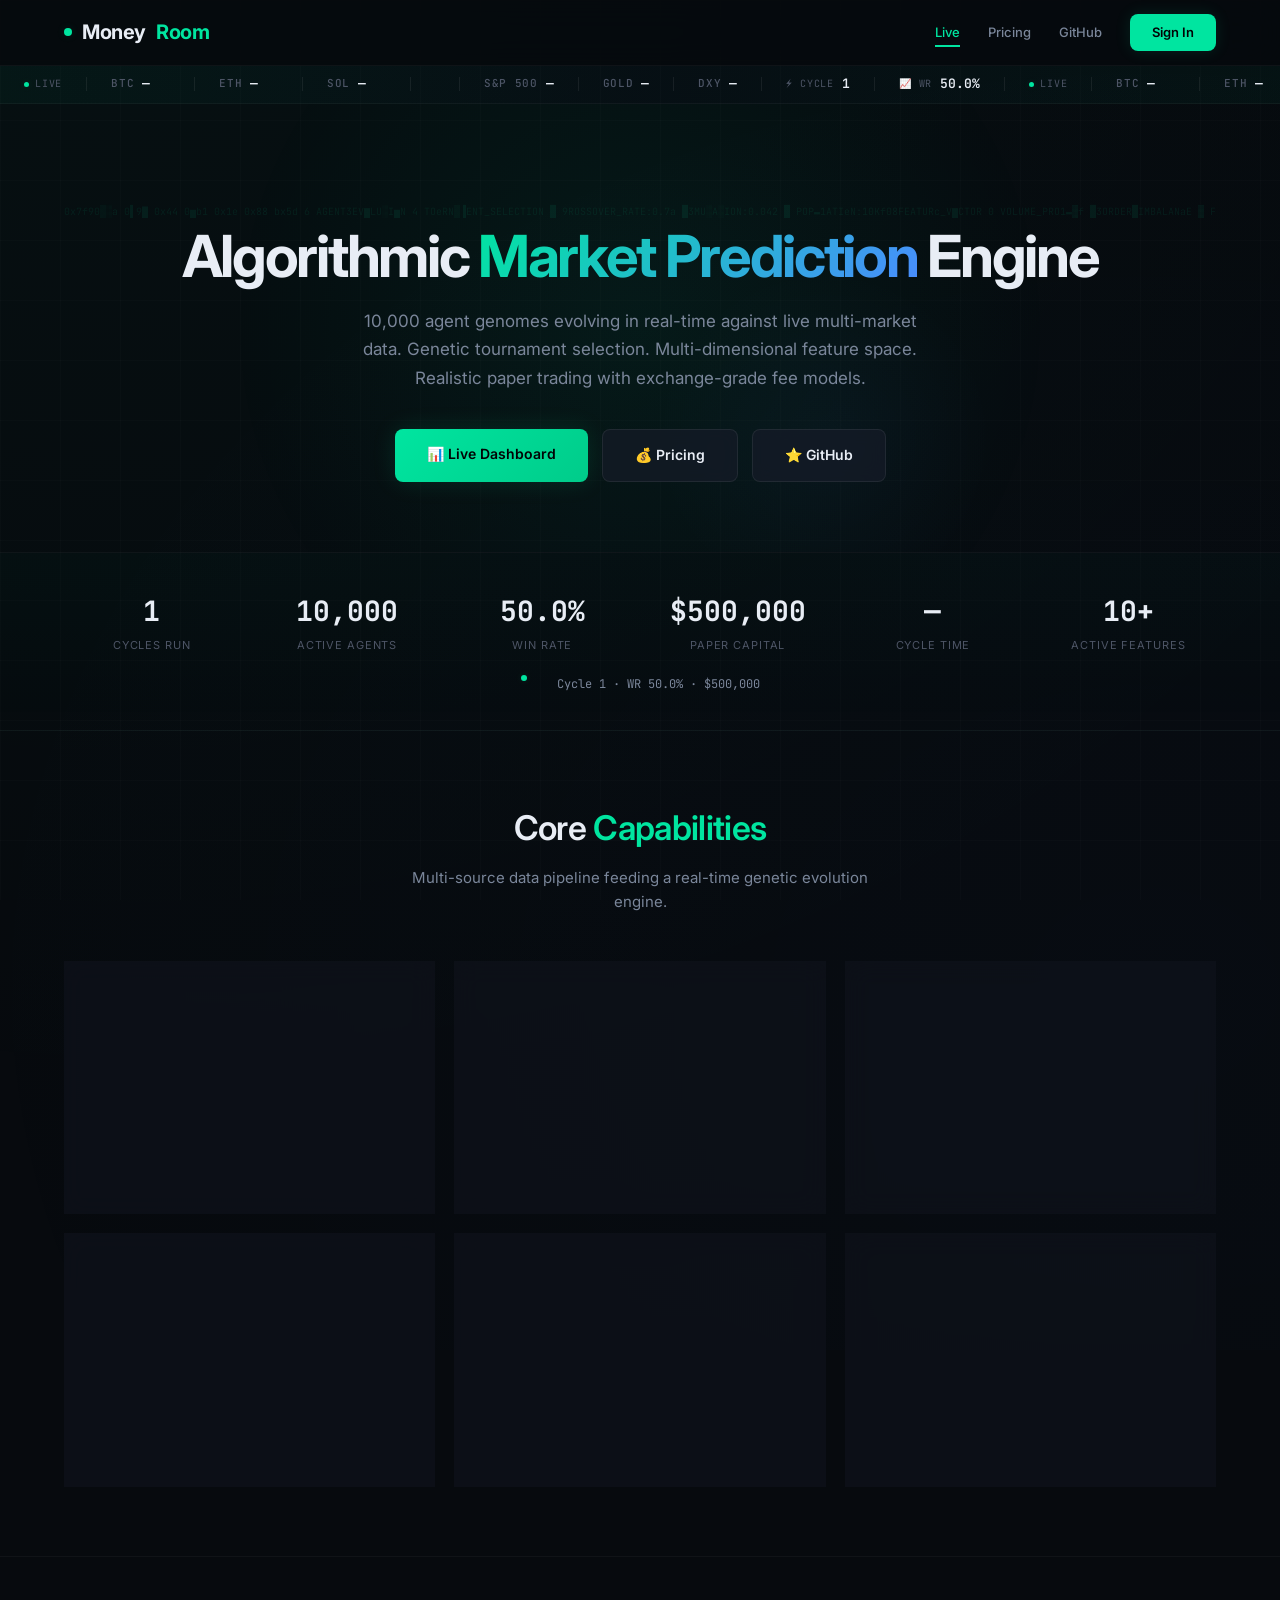
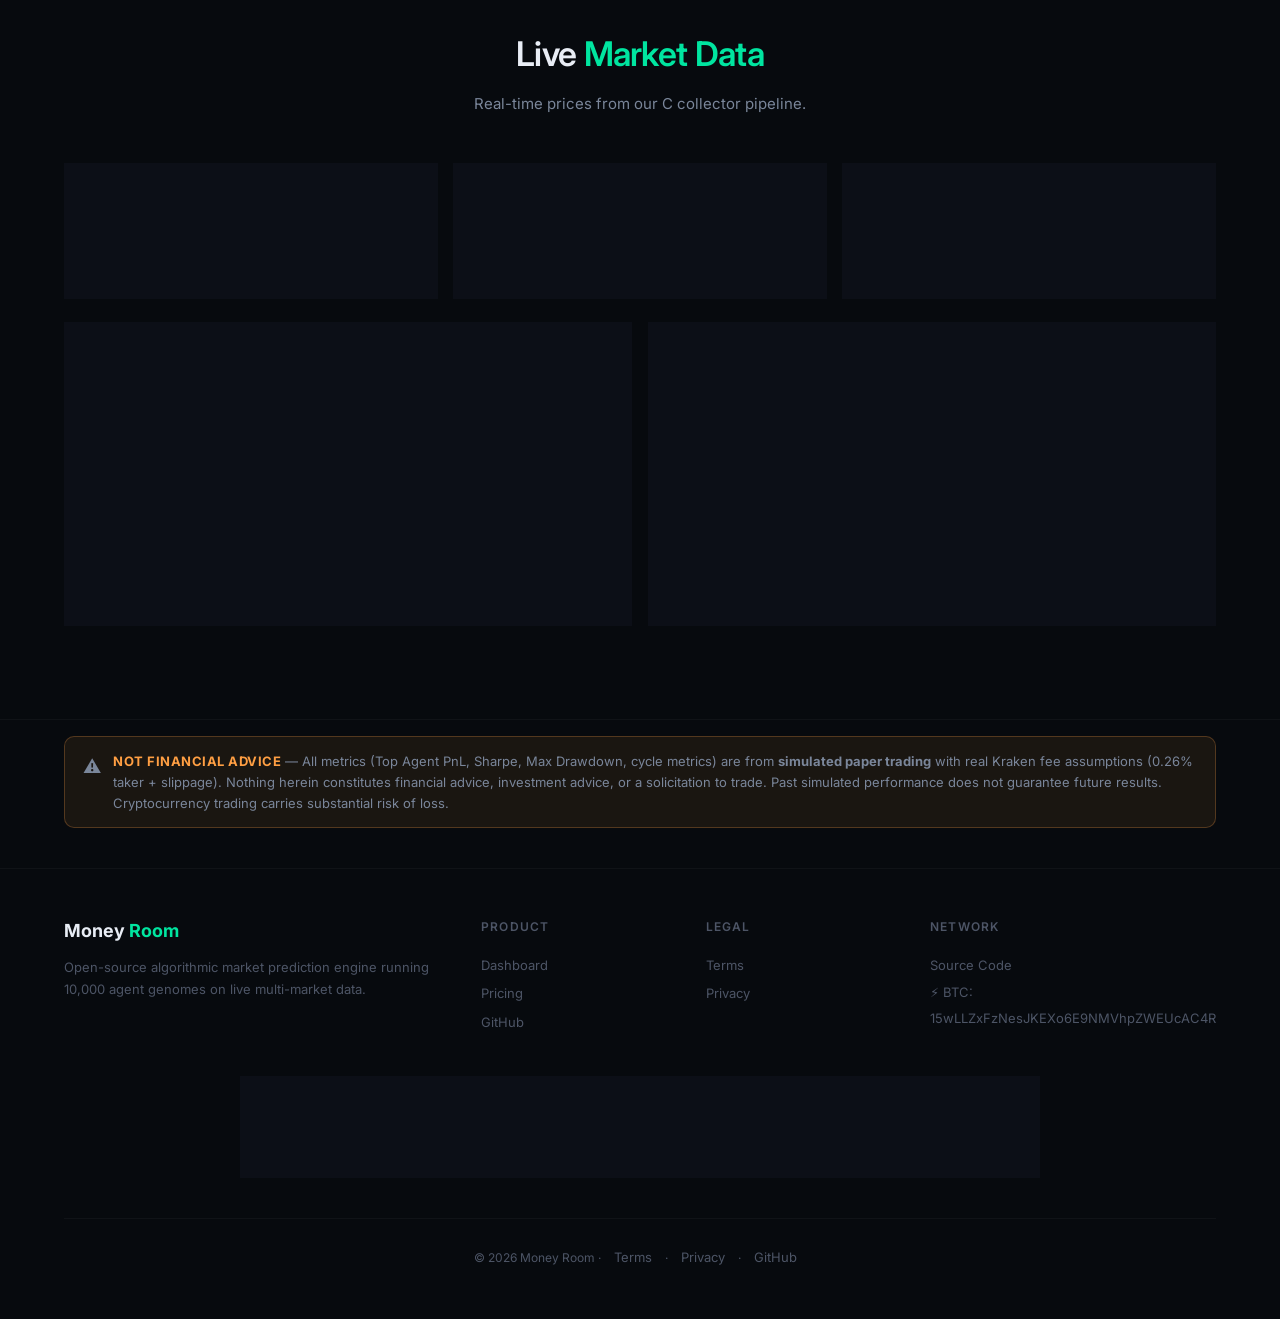
<file: index.html>
<!DOCTYPE html>
<html lang="en">
<head>
<meta charset="UTF-8">
<meta name="viewport" content="width=device-width, initial-scale=1.0">
<title>Money Room — Market Prediction Engine</title>
<link rel="preconnect" href="https://fonts.googleapis.com">
<link href="https://fonts.googleapis.com/css2?family=Inter:wght@300;400;500;600;700&family=JetBrains+Mono:wght@400;500;700&display=swap" rel="stylesheet">
<link rel="stylesheet" href="/style.css">
</head>
<body>

<nav>
  <div class="container">
    <a href="/" class="logo"><span class="dot"></span> Money <span>Room</span></a>
    <div class="nav-links" id="navLinks">
      <a href="/" id="navLive" class="active">Live</a>
      <a href="/live.html" id="navDashboard">Dashboard</a>
      <a href="/pricing.html">Pricing</a>
      <a href="https://github.com/waefrebeorn/money-room" target="_blank">GitHub</a>
      <a href="#" id="navAuth" class="nav-cta">Sign In</a>
    </div>
  </div>
</nav>

<div class="live-banner" id="liveBanner">
  <div class="live-banner-inner">
    <div class="live-banner-item">
      <span class="live-banner-status"><span class="live-banner-dot"></span>LIVE</span>
    </div>
    <div class="live-banner-divider"></div>
    <div class="live-banner-item">
      <span class="live-banner-symbol">BTC</span>
      <span class="live-banner-price" id="tickerBtc">—</span>
      <span class="live-banner-chg" id="tickerBtcChg"></span>
    </div>
    <div class="live-banner-divider"></div>
    <div class="live-banner-item">
      <span class="live-banner-symbol">ETH</span>
      <span class="live-banner-price" id="tickerEth">—</span>
      <span class="live-banner-chg" id="tickerEthChg"></span>
    </div>
    <div class="live-banner-divider"></div>
    <div class="live-banner-item">
      <span class="live-banner-symbol">SOL</span>
      <span class="live-banner-price" id="tickerSol">—</span>
      <span class="live-banner-chg" id="tickerSolChg"></span>
    </div>
    <div class="live-banner-divider"></div>
    <div class="live-banner-item">
      <span class="live-banner-status" id="tickerTime"></span>
    </div>
    <div class="live-banner-divider"></div>
    <div class="live-banner-item">
      <span class="live-banner-symbol">S&P 500</span>
      <span class="live-banner-price" id="tickerSp500">—</span>
    </div>
    <div class="live-banner-divider"></div>
    <div class="live-banner-item">
      <span class="live-banner-symbol">GOLD</span>
      <span class="live-banner-price" id="tickerGold">—</span>
    </div>
    <div class="live-banner-divider"></div>
    <div class="live-banner-item">
      <span class="live-banner-symbol">DXY</span>
      <span class="live-banner-price" id="tickerDxy">—</span>
    </div>
    <div class="live-banner-divider"></div>
    <div class="live-banner-item" id="tickerEngineStats">
      <span class="live-banner-status">⚡ CYCLE</span>
      <span class="live-banner-price" id="tickerCycle">—</span>
    </div>
    <div class="live-banner-divider"></div>
    <div class="live-banner-item">
      <span class="live-banner-status">📈 WR</span>
      <span class="live-banner-price" id="tickerWr">—</span>
    </div>
    <!-- Duplicate for seamless scroll loop -->
    <div class="live-banner-divider"></div>
    <div class="live-banner-item">
      <span class="live-banner-status"><span class="live-banner-dot"></span>LIVE</span>
    </div>
    <div class="live-banner-divider"></div>
    <div class="live-banner-item">
      <span class="live-banner-symbol">BTC</span>
      <span class="live-banner-price" id="tickerBtc2">—</span>
      <span class="live-banner-chg" id="tickerBtcChg2"></span>
    </div>
    <div class="live-banner-divider"></div>
    <div class="live-banner-item">
      <span class="live-banner-symbol">ETH</span>
      <span class="live-banner-price" id="tickerEth2">—</span>
      <span class="live-banner-chg" id="tickerEthChg2"></span>
    </div>
    <div class="live-banner-divider"></div>
    <div class="live-banner-item">
      <span class="live-banner-symbol">SOL</span>
      <span class="live-banner-price" id="tickerSol2">—</span>
      <span class="live-banner-chg" id="tickerSolChg2"></span>
    </div>
    <div class="live-banner-divider"></div>
    <div class="live-banner-item">
      <span class="live-banner-status" id="tickerTime2"></span>
    </div>
    <div class="live-banner-divider"></div>
    <div class="live-banner-item">
      <span class="live-banner-symbol">S&P 500</span>
      <span class="live-banner-price" id="tickerSp500b">—</span>
    </div>
    <div class="live-banner-divider"></div>
    <div class="live-banner-item">
      <span class="live-banner-symbol">GOLD</span>
      <span class="live-banner-price" id="tickerGoldb">—</span>
    </div>
    <div class="live-banner-divider"></div>
    <div class="live-banner-item" id="tickerEngineStats2">
      <span class="live-banner-status">⚡ CYCLE</span>
      <span class="live-banner-price" id="tickerCycle2">—</span>
    </div>
    <div class="live-banner-divider"></div>
    <div class="live-banner-item">
      <span class="live-banner-status">📈 WR</span>
      <span class="live-banner-price" id="tickerWr2">—</span>
    </div>
  </div>
</div>

<section class="hero">
  <div class="container">
    <div class="hero-data-line" id="dataStream">0x7f 0x3a 0x9c 0x44 0xb1 0x2e 0x88 0x5d █ AGENT_EVOLUTION █ TOURNAMENT_SELECTION █ CROSSOVER_RATE:0.78 █ MUTATION:0.042 █ POPULATION:10K █ FEATURE_VECTOR █ VOLUME_PROFILE █ ORDER_IMBALANCE █ FUNDING_RATE █ 0x1a 0xf4 0x63 0x90 0x2c 0x7b 0x4f 0x15 0x3d 0x8e 0x51 0xc0</div>
    <h1>Algorithmic <span>Market Prediction</span> Engine</h1>
    <p class="subtitle">10,000 agent genomes evolving in real-time against live multi-market data. Genetic tournament selection. Multi-dimensional feature space. Realistic paper trading with exchange-grade fee models.</p>
    <div class="cta">
      <a href="/live.html" class="primary" id="heroCta">📊 Live Dashboard</a>
      <a href="/pricing.html" class="secondary">💰 Pricing</a>
      <a href="https://github.com/waefrebeorn/money-room" class="secondary" target="_blank">⭐ GitHub</a>
    </div>
  </div>
</section>

<section class="stats-bar" id="engineStats">
  <div class="container">
    <div class="grid" id="metricGrid">
      <div class="stat-block"><div class="metric-value loading" id="statCycles">—</div><div class="metric-label">Cycles Run</div></div>
      <div class="stat-block"><div class="metric-value loading" id="statAgents">—</div><div class="metric-label">Active Agents</div></div>
      <div class="stat-block"><div class="metric-value loading" id="statWinRate">—</div><div class="metric-label">Win Rate</div></div>
      <div class="stat-block"><div class="metric-value loading" id="statCapital">—</div><div class="metric-label">Paper Capital</div></div>
      <div class="stat-block"><div class="metric-value loading" id="statCycleTime">—</div><div class="metric-label">Cycle Time</div></div>
      <div class="stat-block"><div class="metric-value loading" id="statFeatures">—</div><div class="metric-label">Active Features</div></div>
    </div>
    <div class="live-row" id="healthRow">
      <span id="healthEngine"><span class="dot green"></span>Engine Live</span>
      <span id="healthPaper"><span class="dot orange"></span>Paper: —</span>
      <span id="healthDeploy">⚡ Deployed: —</span>
    </div>
  </div>
</section>

<section class="section">
  <div class="container">
    <div class="section-title">
      <h2>Core <span>Capabilities</span></h2>
      <p>Multi-source data pipeline feeding a real-time genetic evolution engine.</p>
    </div>
    <div class="card-grid">
      <div class="card animate-in"><span class="feature-icon">🧬</span><h3>Genetic Evolution</h3><p>10,000 agent genomes with crossover, mutation, and tournament selection. Pareto-optimal genomes evolve in real-time against shifting market regimes.</p><span class="badge green">Active</span></div>
      <div class="card animate-in"><span class="feature-icon">📡</span><h3>Multi-Source Data</h3><p>Data sources across crypto, equities, forex, on-chain metrics, sentiment (GDELT), prediction markets, and economic indicators — all in C.</p><span class="badge blue">12+ Sources</span></div>
      <div class="card animate-in"><span class="feature-icon">🎯</span><h3>Multi-Market Training</h3><p>Cross-asset training across crypto, equities, forex, commodities, and prediction markets with 16 differentiated room strategies.</p><span class="badge orange">16 Rooms</span></div>
      <div class="card animate-in"><span class="feature-icon">⚡</span><h3>Real-Time Inference</h3><p>Sub-millisecond inference per agent. Feature extraction, signal generation, and capital allocation all in C with zero Python overhead.</p><span class="badge green">~5ms/cycle</span></div>
      <div class="card animate-in"><span class="feature-icon">🔬</span><h3>Feature Engineering</h3><p>Volume profile, order book imbalance, options flow, funding rates, liquidation clusters, correlation regimes, and volatility surface.</p><span class="badge blue">80+ Features</span></div>
      <div class="card animate-in"><span class="feature-icon">📊</span><h3>Paper Trading</h3><p>Realistic simulation with Kraken spot fee model (0.26% taker), slippage, and liquidity constraints. No real capital at risk.</p><span class="badge green">Live</span></div>
    </div>
  </div>
</section>

<section class="section" style="border-top:1px solid var(--border-subtle);border-bottom:1px solid var(--border-subtle)">
  <div class="container">
    <div class="section-title">
      <h2>Live <span>Market Data</span></h2>
      <p>Real-time prices from our C collector pipeline.</p>
    </div>
    <div class="live-grid" id="marketGrid">
      <div class="live-card"><div class="top"><span class="label">BTC/USD</span><span class="status-badge" id="mktBtcBadge">—</span></div><div class="val" id="mktBtcPrice">—</div><div class="sub" id="mktBtcDetail">Loading...</div></div>
      <div class="live-card"><div class="top"><span class="label">ETH/USD</span><span class="status-badge" id="mktEthBadge">—</span></div><div class="val" id="mktEthPrice">—</div><div class="sub" id="mktEthDetail">Loading...</div></div>
      <div class="live-card"><div class="top"><span class="label">SOL/USD</span><span class="status-badge" id="mktSolBadge">—</span></div><div class="val" id="mktSolPrice">—</div><div class="sub" id="mktSolDetail">Loading...</div></div>
    </div>

    <div class="live-row-grid" style="margin-top:24px">
      <div class="live-table">
        <h3>Engine Metrics</h3>
        <table id="engineMetrics">
          <tr><td>Cycle Time</td><td id="emCycleTime">—</td></tr>
          <tr><td>Votes Cast</td><td id="emVotes">—</td></tr>
          <tr><td>Top Agent PnL</td><td id="emTopPnl">—</td></tr>
          <tr><td>Sharpe (avg)</td><td id="emSharpe">—</td></tr>
          <tr><td>Max Drawdown</td><td id="emDd">—</td></tr>
          <tr><td>Paper Age</td><td id="emPaperAge">—</td></tr>
        </table>
      </div>
      <div class="live-table">
        <h3>System Health</h3>
        <table id="sysHealth">
          <tr><td>Disk</td><td id="shDisk">—</td></tr>
          <tr><td>Memory</td><td id="shMem">—</td></tr>
          <tr><td>Uptime</td><td id="shUptime">—</td></tr>
          <tr><td>Active Crons</td><td id="shCrons">—</td></tr>
          <tr><td>Failed Crons</td><td id="shErrors">—</td></tr>
          <tr><td>Deployed</td><td id="shDeployed">—</td></tr>
        </table>
      </div>
    </div>
  </div>
</section>

<!-- REGULATORY DISCLAIMER -->
<div class="container">
  <div class="reg-disclaimer" style="background:rgba(255,159,67,0.08);border:1px solid rgba(255,159,67,0.25);border-radius:10px;padding:14px 18px;margin:16px 0 8px;display:flex;align-items:flex-start;gap:12px;font-size:13px;line-height:1.6;color:var(--text-tertiary)">
    <span style="font-size:18px;flex-shrink:0;margin-top:2px">⚠️</span>
    <div>
      <strong style="color:var(--orange);text-transform:uppercase;letter-spacing:0.04em">Not Financial Advice</strong> — All metrics (Top Agent PnL, Sharpe, Max Drawdown, cycle metrics) are from <strong>simulated paper trading</strong> with real Kraken fee assumptions (0.26% taker + slippage). Nothing herein constitutes financial advice, investment advice, or a solicitation to trade. Past simulated performance does not guarantee future results. Cryptocurrency trading carries substantial risk of loss.
    </div>
  </div>
</div>

<!-- Login Modal -->
<div class="modal-overlay" id="loginModal">
  <div class="modal">
    <h2>🔑 Sign In</h2>
    <p>Enter your API key to access the live dashboard. No account? <a href="/pricing.html">Subscribe here</a>.</p>
    <input type="password" id="apiKeyInput" placeholder="Your API key (e.g. mr_...)" autocomplete="off">
    <div class="btn-row">
      <button class="btn-secondary" onclick="closeLogin()">Cancel</button>
      <button class="btn-primary" onclick="login()">Sign In</button>
    </div>
    <div class="status" id="loginStatus"></div>
  </div>
</div>

<footer class="footer">
  <div class="container">
    <div class="grid">
      <div class="brand"><div class="logo">Money <span>Room</span></div><p>Open-source algorithmic market prediction engine running 10,000 agent genomes on live multi-market data.</p></div>
      <div><h4>Product</h4><a href="/live.html">Dashboard</a><br><a href="/pricing.html">Pricing</a><br><a href="https://github.com/waefrebeorn/money-room">GitHub</a></div>
      <div><h4>Legal</h4><a href="/terms.html">Terms</a><br><a href="/privacy.html">Privacy</a></div>
      <div><h4>Network</h4><a href="https://github.com/waefrebeorn/money-room">Source Code</a><br><span style="color:var(--text-quaternary);font-size:13px;">⚡ BTC: 15wLLZxFzNesJKEXo6E9NMVhpZWEUcAC4R</span></div>
    </div>
    <div class="disclaimer"><p><b>⚠️ NOT FINANCIAL ADVICE</b> — Money Room is an open-source algorithmic research project. All data, predictions, and analysis are provided for <b>educational and research purposes only</b>. Nothing on this website constitutes financial advice, investment advice, or trading advice. Past performance does not guarantee future results. All metrics are from simulated paper trading with real exchange fee assumptions.</p></div>
    <div class="bottom"><span>© 2026 Money Room</span> · <a href="/terms.html">Terms</a> · <a href="/privacy.html">Privacy</a> · <a href="https://github.com/waefrebeorn/money-room">GitHub</a></div>
  </div>
</footer>

<script>
/* ═══════════════════════════════════════════
 * Money Room — Client Engine
 * ═══════════════════════════════════════════ */

function fmt(n,d) { if(n===undefined||n===null)return'—';if(typeof n==='string')n=parseFloat(n);if(isNaN(n))return'—';return n.toLocaleString(undefined,{minimumFractionDigits:d||0,maximumFractionDigits:d||2}); }
function pct(n) { if(n===undefined||n===null)return'—';n=typeof n==='string'?parseFloat(n):n;return (n*100).toFixed(1)+'%'; }
function ago(ts) { var d=Math.floor(Date.now()/1000-ts);if(d<60)return d+'s';if(d<3600)return Math.floor(d/60)+'m';return Math.floor(d/3600)+'h'; }
function $(id){return document.getElementById(id);}
function setEl(id,v){var e=$(id);if(e)e.textContent=v;}
var BASE_URL = window.location.pathname.startsWith('/money-room') ? '/money-room' : '';
function fetchData(path){ return fetch(BASE_URL+'/'+path,{cache:'no-store'}); }

/* ── Auth ── */
function getApiKey(){return localStorage.getItem('mr_api_key');}
function setApiKey(k,t){localStorage.setItem('mr_api_key',k);if(t)localStorage.setItem('mr_tier',t);}
function getTier(){return localStorage.getItem('mr_tier')||'user';}
function clearApiKey(){localStorage.removeItem('mr_api_key');updateNav();}
function isLoggedIn(){return!!getApiKey();}
function openLogin(){$('loginModal').classList.add('active');$('apiKeyInput').value='';$('loginStatus').textContent='';$('apiKeyInput').focus();}
function closeLogin(){$('loginModal').classList.remove('active');}
function login(){
  var k=$('apiKeyInput').value.trim();
  if(!k){$('loginStatus').textContent='Enter an API key.';$('loginStatus').className='status error';return;}
  $('loginStatus').textContent='Validating...';$('loginStatus').className='status';
  fetch(BASE_URL+'/.auth?key='+encodeURIComponent(k),{cache:'no-store'})
    .then(function(r){
      if(r.ok){ r.json().then(function(j){setApiKey(k,j.tier||'user');closeLogin();updateNav();window.location.href='/live.html';}); }
      else if(r.status===401){
        fetch(BASE_URL+'/.auth.json',{cache:'no-store'}).then(function(ar){
          if(!ar.ok)throw Error();
          ar.json().then(function(ad){
            var hash = btoa(k);
            if(ad.keys && ad.keys.indexOf(hash) >= 0){ setApiKey(k,'user');closeLogin();updateNav();window.location.href='/live.html'; }
            else { $('loginStatus').textContent='Invalid key. Try again or subscribe.';$('loginStatus').className='status error'; }
          });
        }).catch(function(){ $('loginStatus').textContent='Invalid key.';$('loginStatus').className='status error'; });
      }
    })
    .catch(function(){
      fetch(BASE_URL+'/.auth.json',{cache:'no-store'}).then(function(ar){
        if(!ar.ok)throw Error();
        ar.json().then(function(ad){
          var hash = btoa(k);
          if(ad.keys && ad.keys.indexOf(hash) >= 0){ setApiKey(k,'user');closeLogin();updateNav();window.location.href='/live.html'; }
          else { $('loginStatus').textContent='Invalid key.';$('loginStatus').className='status error'; }
        });
      }).catch(function(){ setApiKey(k,'local');closeLogin();updateNav();$('loginStatus').textContent='Offline — local access only';$('loginStatus').className='status';setTimeout(function(){window.location.href='/live.html';},500); });
    });
}
function logout(){clearApiKey();updateNav();$('navDashboard').style.display='none';}

function updateNav(){
  var loggedIn=isLoggedIn();
  $('navAuth').textContent=loggedIn?'Sign Out':'Sign In';
  $('navAuth').href=loggedIn?'#':'#';
  $('navAuth').onclick=loggedIn?function(e){e.preventDefault();logout();}:function(e){e.preventDefault();openLogin();};
  $('navDashboard').style.display=loggedIn?'inline':'none';
  $('heroCta').href=loggedIn?'/live.html':'#';
  $('heroCta').onclick=loggedIn?null:function(e){e.preventDefault();openLogin();};
}

/* ── Ticker (CoinGecko + Engine) ── */
function updateTickerDuplicates(){
  // Sync duplicate ticker items for seamless scroll
  ['Btc','Eth','Sol'].forEach(function(s){
    var p=$('ticker'+s); var p2=$('ticker'+s+'2');
    if(p&&p2&&p.textContent&&p2.textContent==='—')p2.textContent=p.textContent;
    var c=$('ticker'+s+'Chg'); var c2=$('ticker'+s+'Chg2');
    if(c&&c2){c2.textContent=c.textContent;c2.className=c.className;}
  });
  ['Time','Cycle','Wr'].forEach(function(s){
    var p=$('ticker'+s); var p2=$('ticker'+s+'2');
    if(p&&p2)p2.textContent=p.textContent;
  });
}

function loadTicker(){
  fetch('https://api.coingecko.com/api/v3/simple/price?ids=bitcoin,ethereum,solana&vs_currencies=usd&include_24hr_change=true',{cache:'no-store'})
    .then(function(r){return r.ok?r.json():Promise.reject();})
    .then(function(d){
      [['bitcoin','Btc'],['ethereum','Eth'],['solana','Sol']].forEach(function(pair){
        var id=pair[0],s=pair[1],c=d[id];if(!c)return;
        setEl('ticker'+s,'$'+fmt(c.usd,0));
        if(c.usd_24h_change!==undefined){
          var ch=c.usd_24h_change;
          setEl('ticker'+s+'Chg',(ch>=0?'+':'')+ch.toFixed(1)+'%');
          var ce=$('ticker'+s+'Chg');if(ce)ce.className='live-banner-chg '+(ch>=0?'up':'down');
        }
      });
      setEl('tickerTime',new Date().toLocaleTimeString());
      updateTickerDuplicates();
    }).catch(function(){});
}

/* ── Market Prices ── */
function loadMarketPrices(){
  fetch('https://api.coingecko.com/api/v3/simple/price?ids=bitcoin,ethereum,solana&vs_currencies=usd&include_24hr_vol=true&include_24hr_change=true',{cache:'no-store'})
    .then(function(r){return r.ok?r.json():Promise.reject();})
    .then(function(d){
      function setMkt(id,pEl,vEl,bEl){
        var c=d[id];if(!c)return;
        if(pEl)pEl.textContent='$'+fmt(c.usd,0);
        if(vEl&&c.usd_24h_vol)vEl.textContent='Vol: $'+fmt(c.usd_24h_vol,0);
        if(bEl&&c.usd_24h_change!==undefined){
          var ch=c.usd_24h_change;
          bEl.textContent=(ch>=0?'+':'')+ch.toFixed(1)+'%';
          bEl.className='status-badge '+(ch>=0?'bullish':'bearish');
        }
      }
      setMkt('bitcoin',$('mktBtcPrice'),$('mktBtcDetail'),$('mktBtcBadge'));
      setMkt('ethereum',$('mktEthPrice'),$('mktEthDetail'),$('mktEthBadge'));
      setMkt('solana',$('mktSolPrice'),$('mktSolDetail'),$('mktSolBadge'));
    }).catch(function(){});
}

/* ── Engine Stats from deployed data ── */
function loadStats(){
  fetchData('data/stats.json').then(function(r){if(!r.ok)throw Error();return r.json();})
    .then(function(s){
      function setStat(id,val,color){
        var el=$(id);if(!el)return;
        el.textContent=val; el.className='metric-value live';
        if(color)el.style.color=color;
      }
      setStat('statCycles',fmt(s.cycle,0));
      setStat('statAgents',fmt(s.agents,0));
      setStat('statWinRate',pct(s.win_rate),s.win_rate>0.5?'var(--bullish)':s.win_rate>0.45?'var(--text-primary)':'var(--bearish)');
      setStat('statCapital',s.capital?'$'+fmt(s.capital,0):'—');
      setStat('statCycleTime',s.cycle_time?s.cycle_time.toFixed(1)+'ms':'—');
      setStat('statFeatures',s.features?fmt(s.features,0)+'+':'80+');

      setEl('emCycleTime',s.cycle_time?s.cycle_time.toFixed(1)+'ms':'—');
      setEl('emVotes',fmt(s.votes,0));
      setEl('emTopPnl',s.trades_total?'$'+fmt(s.trades_total,0):'—');
      setEl('emSharpe',s.sharpe?s.sharpe.toFixed(2):'—');
      setEl('emDd',s.drawdown?pct(s.drawdown):'—');
      var paperAge=s.paper_age?ago(Date.now()/1000-s.paper_age):null;
      setEl('emPaperAge',paperAge||'—');

      // Ticker integration
      setEl('tickerCycle',fmt(s.cycle,0));
      setEl('tickerWr',pct(s.win_rate));
      updateTickerDuplicates();

      if(s.timestamp){
        $('healthRow').innerHTML='<span class="dot green"></span>Cycle '+fmt(s.cycle,0)+' · WR '+pct(s.win_rate)+' · $'+fmt(s.capital,0);
        setEl('shDeployed',ago(s.timestamp)+' ago');
      }
    }).catch(function(){});
}

function loadDeploy(){
  fetch(BASE_URL+'/.deploy_status.json',{cache:'no-store'})
    .then(function(r){return r.ok?r.json():Promise.reject();})
    .then(function(d){
      if(d.last_push){setEl('healthDeploy','⚡ Deployed: '+ago(d.last_push)+' ago');}
    }).catch(function(){});
}

/* ── Data stream animation ── */
function animateDataStream(){
  var el=$('dataStream');if(!el)return;
  var chars='0123456789abcdef█▓▒░▄▅▆▇█▌▐▀▬';
  var line=el.textContent;
  setInterval(function(){
    // Scramble 20% of char positions randomly
    var arr=line.split('');
    for(var i=0;i<arr.length;i++){
      if(Math.random()<0.2)arr[i]=chars[Math.floor(Math.random()*chars.length)];
    }
    el.textContent=arr.join('');
  },200);
}

/* ═══ INIT ═══ */
document.addEventListener('DOMContentLoaded',function(){
  updateNav();
  loadTicker();loadMarketPrices();loadStats();loadDeploy();animateDataStream();
  setInterval(loadTicker,30000);
  setInterval(loadMarketPrices,60000);
  setInterval(loadStats,15000);
  setInterval(loadDeploy,60000);
  $('loginModal').onclick=function(e){if(e.target===this)closeLogin();};
  $('apiKeyInput').onkeydown=function(e){if(e.key==='Enter')login();};
});
</script>
</body>
</html>
</file>
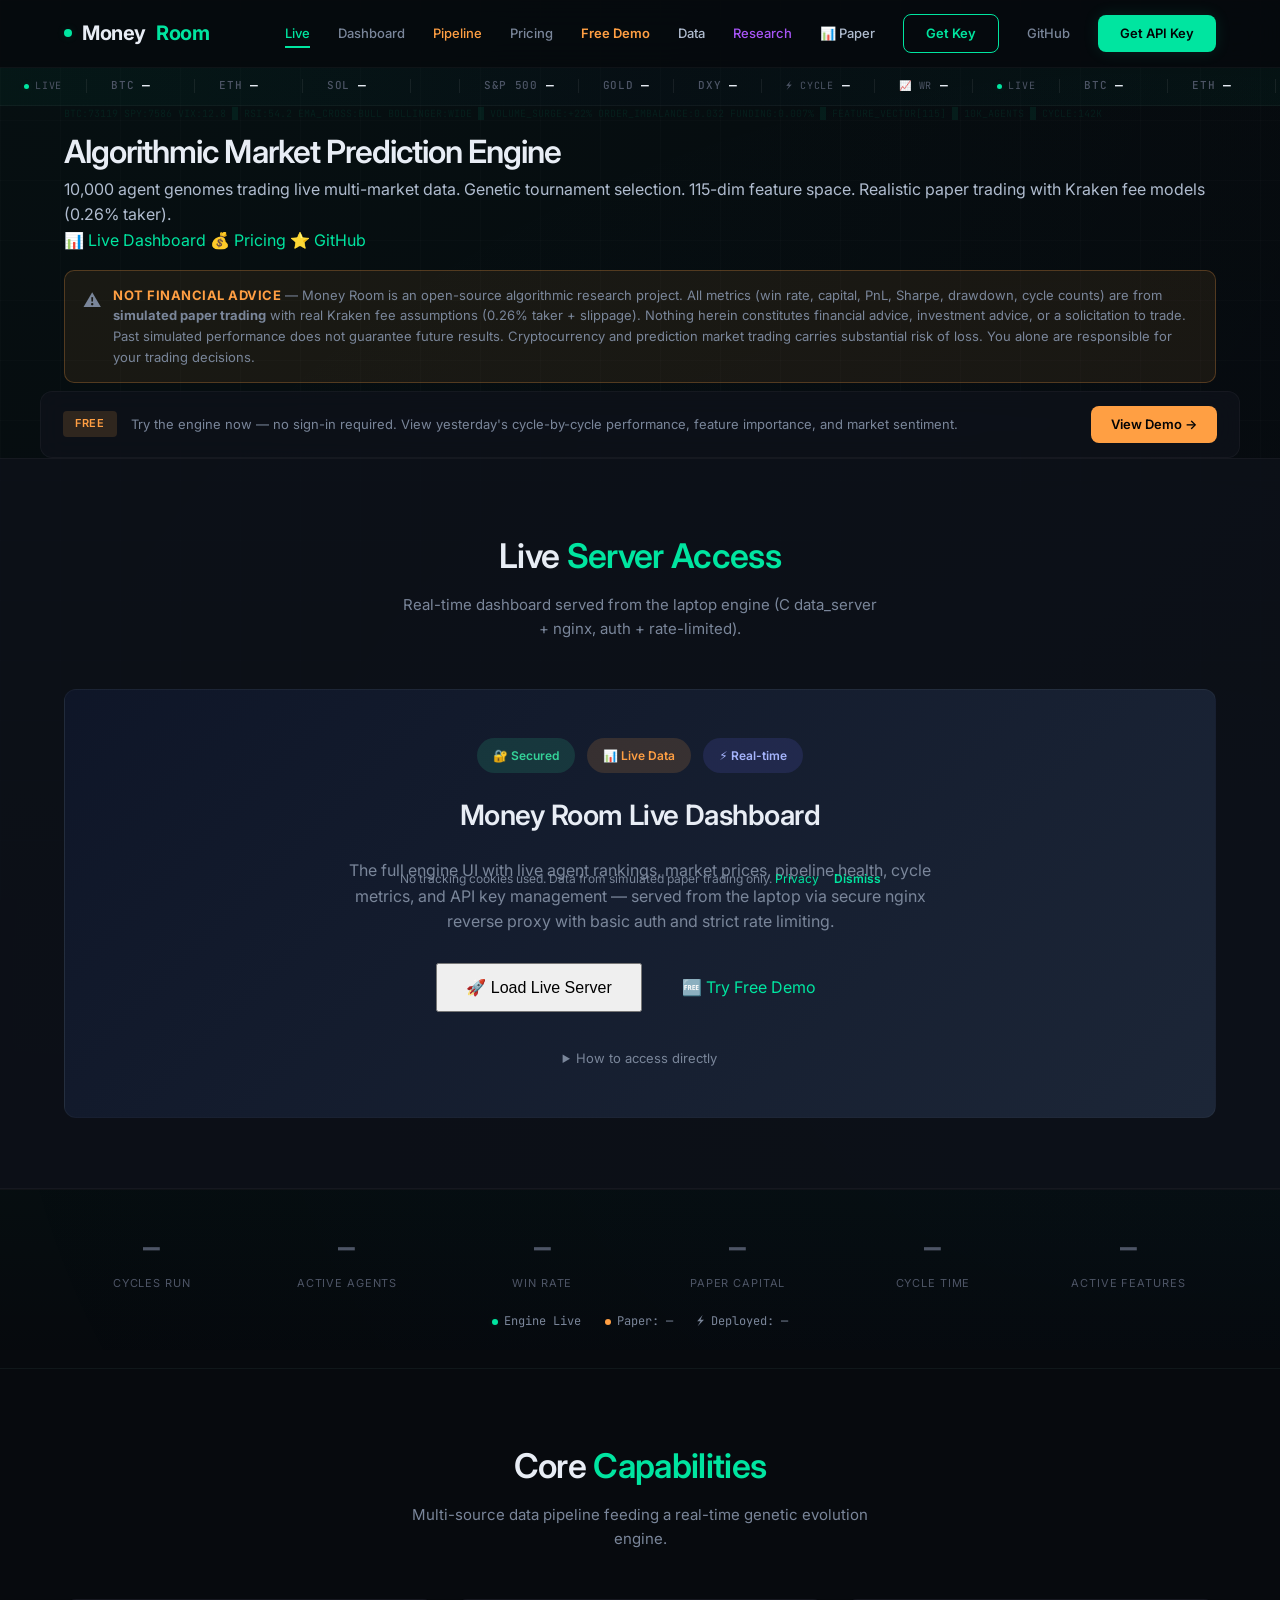
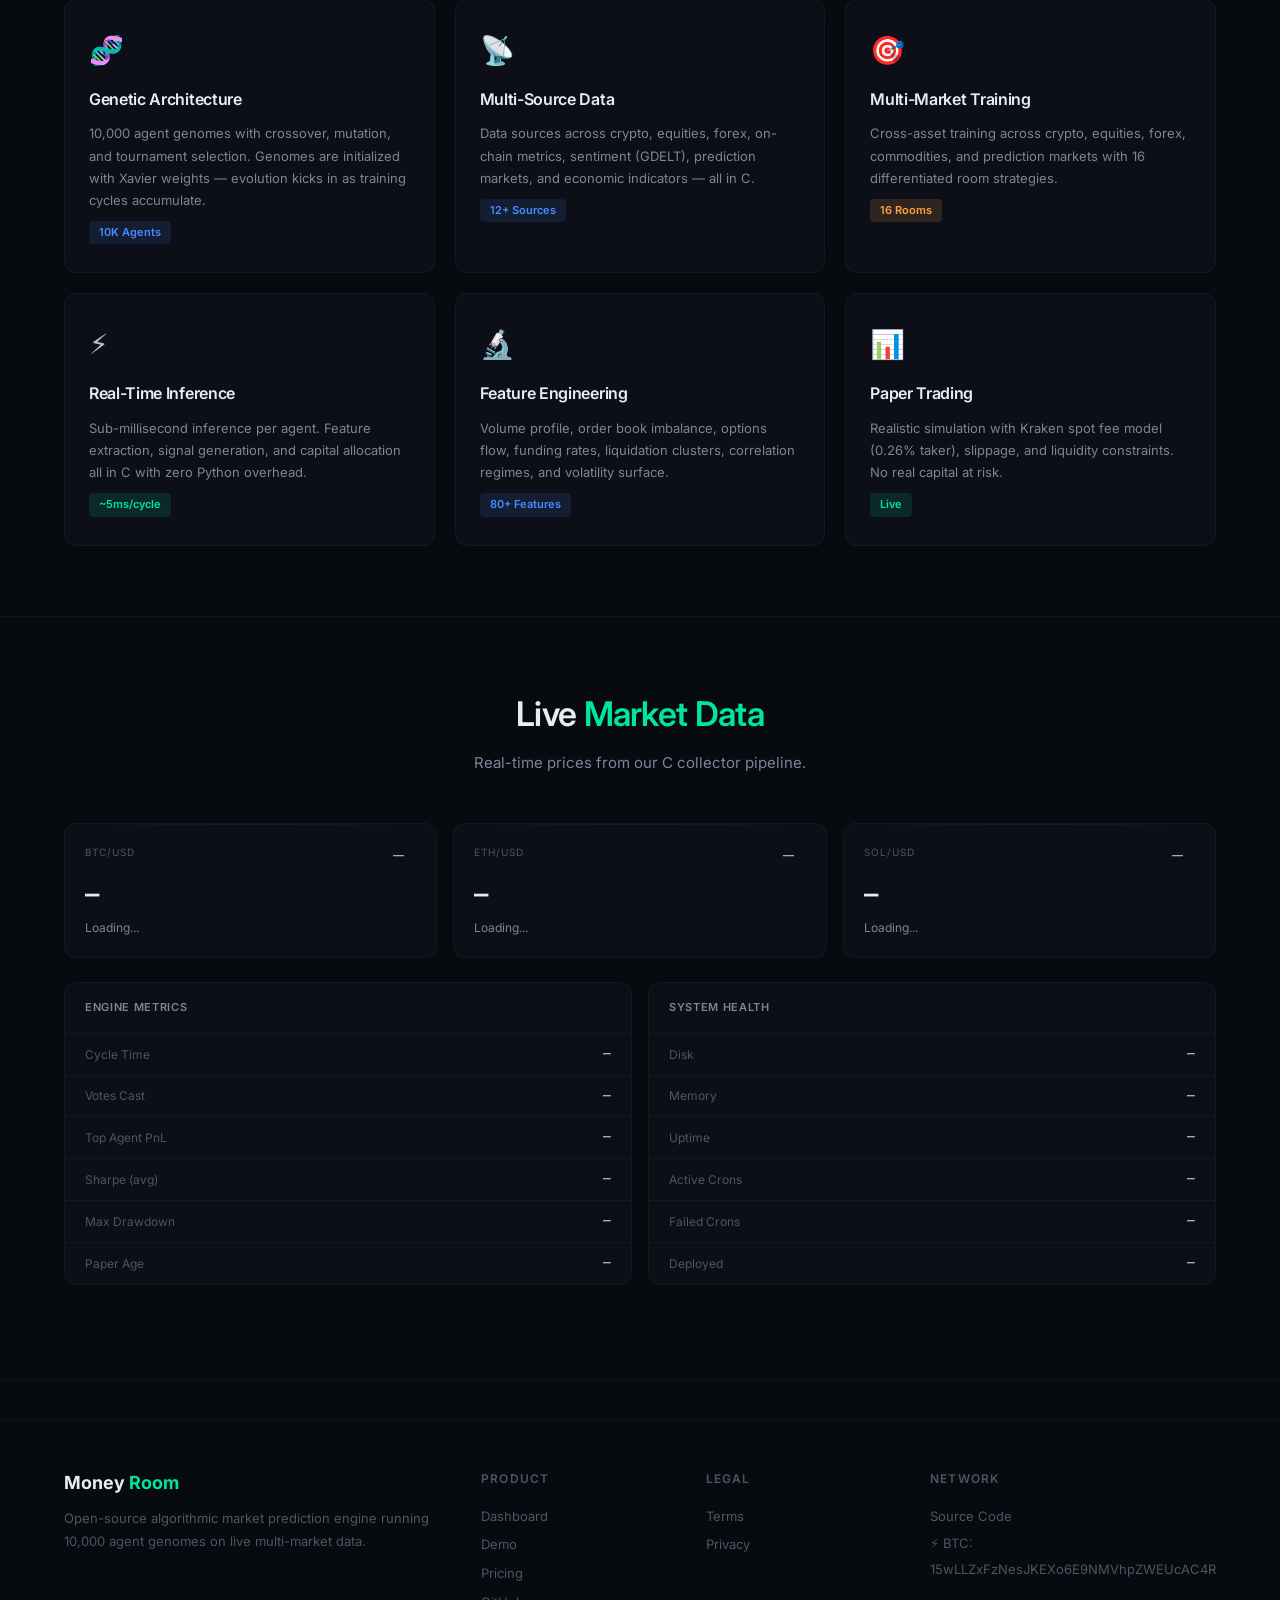
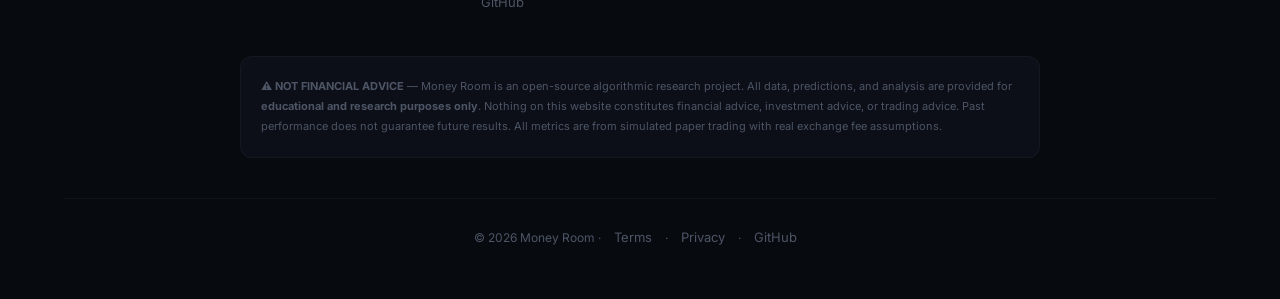
<file: docs/index.html>
<!DOCTYPE html>
<html lang="en">
<head>
<meta charset="UTF-8">
<meta name="viewport" content="width=device-width, initial-scale=1.0">
<meta name="theme-color" content="#0a0a0f">
<meta name="apple-mobile-web-app-capable" content="yes">
<meta name="apple-mobile-web-app-status-bar-style" content="black-translucent">
<title>Money Room — Market Prediction Engine</title>
<meta name="description" content="Open-source algorithmic market prediction engine. 10,000 agent genomes, 200+ C collectors, 16 strategy rooms. Live paper trading on multi-market data.">
<meta property="og:title" content="Money Room — Market Prediction Engine">
<meta property="og:description" content="10,000-agent evolutionary trading engine. All C, zero Python. Live paper trading.">
<meta property="og:type" content="website">
<meta property="og:url" content="http://localhost:9091/">
<meta name="twitter:card" content="summary_large_image">
<meta name="twitter:title" content="Money Room — Market Prediction Engine">
<meta name="twitter:description" content="10,000-agent evolutionary trading engine. All C, zero Python.">
<link rel="icon" type="image/svg+xml" href="favicon.svg">
<link rel="alternate icon" href="favicon.ico">
<link rel="preconnect" href="https://fonts.googleapis.com">
<link href="https://fonts.googleapis.com/css2?family=Inter:wght@300;400;500;600;700&family=JetBrains+Mono:wght@400;500;700&display=swap" rel="stylesheet">
<link rel="stylesheet" href="style.css">
</head>
<body>

<nav>
  <div class="container">
    <a href="." class="logo"><span class="dot"></span> Money <span>Room</span></a>
    <div class="nav-links" id="navLinks">
      <a href="." id="navLive" class="active">Live</a>
      <a href="live.html" id="navDashboard">Dashboard</a>
      <a href="dashboard.html" style="color:var(--orange);font-weight:500">Pipeline</a>
      <a href="pricing.html">Pricing</a>
      <a href="demos/" style="color:var(--orange);font-weight:600">Free&nbsp;Demo</a>
      <a href="data-sources.html" style="color:var(--green);font-weight:500">Data</a>
      <a href="research.html" style="color:var(--purple);font-weight:500">Research</a>
      <a href="paper.html" style="color:var(--green);font-weight:500">📊 Paper</a>
      <a href="register.html" id="navRegister" class="nav-cta" style="background:transparent;color:var(--accent);border:1px solid var(--accent);box-shadow:none">Get&nbsp;Key</a>
      <a href="https://github.com/waefrebeorn/money-room" target="_blank">GitHub</a>
      <a href="register.html" id="navAuth" class="nav-cta">Get API Key</a>
    </div>
  </div>
</nav>

<div class="live-banner" id="liveBanner">
  <div class="live-banner-inner">
    <div class="live-banner-item">
      <span class="live-banner-status"><span class="live-banner-dot"></span>LIVE</span>
    </div>
    <div class="live-banner-divider"></div>
    <div class="live-banner-item">
      <span class="live-banner-symbol">BTC</span>
      <span class="live-banner-price" id="tickerBtc"><span class="loading-pulse">—</span></span>
      <span class="live-banner-chg" id="tickerBtcChg"></span>
    </div>
    <div class="live-banner-divider"></div>
    <div class="live-banner-item">
      <span class="live-banner-symbol">ETH</span>
      <span class="live-banner-price" id="tickerEth">—</span>
      <span class="live-banner-chg" id="tickerEthChg"></span>
    </div>
    <div class="live-banner-divider"></div>
    <div class="live-banner-item">
      <span class="live-banner-symbol">SOL</span>
      <span class="live-banner-price" id="tickerSol">—</span>
      <span class="live-banner-chg" id="tickerSolChg"></span>
    </div>
    <div class="live-banner-divider"></div>
    <div class="live-banner-item">
      <span class="live-banner-status" id="tickerTime"></span>
    </div>
    <div class="live-banner-divider"></div>
    <div class="live-banner-item">
      <span class="live-banner-symbol">S&P 500</span>
      <span class="live-banner-price" id="tickerSp500">—</span>
    </div>
    <div class="live-banner-divider"></div>
    <div class="live-banner-item">
      <span class="live-banner-symbol">GOLD</span>
      <span class="live-banner-price" id="tickerGold">—</span>
    </div>
    <div class="live-banner-divider"></div>
    <div class="live-banner-item">
      <span class="live-banner-symbol">DXY</span>
      <span class="live-banner-price" id="tickerDxy">—</span>
    </div>
    <div class="live-banner-divider"></div>
    <div class="live-banner-item" id="tickerEngineStats">
      <span class="live-banner-status">⚡ CYCLE</span>
      <span class="live-banner-price" id="tickerCycle">—</span>
    </div>
    <div class="live-banner-divider"></div>
    <div class="live-banner-item">
      <span class="live-banner-status">📈 WR</span>
      <span class="live-banner-price" id="tickerWr">—</span>
    </div>
    <!-- Duplicate for seamless scroll loop -->
    <div class="live-banner-divider"></div>
    <div class="live-banner-item">
      <span class="live-banner-status"><span class="live-banner-dot"></span>LIVE</span>
    </div>
    <div class="live-banner-divider"></div>
    <div class="live-banner-item">
      <span class="live-banner-symbol">BTC</span>
      <span class="live-banner-price" id="tickerBtc2">—</span>
      <span class="live-banner-chg" id="tickerBtcChg2"></span>
    </div>
    <div class="live-banner-divider"></div>
    <div class="live-banner-item">
      <span class="live-banner-symbol">ETH</span>
      <span class="live-banner-price" id="tickerEth2">—</span>
      <span class="live-banner-chg" id="tickerEthChg2"></span>
    </div>
    <div class="live-banner-divider"></div>
    <div class="live-banner-item">
      <span class="live-banner-symbol">SOL</span>
      <span class="live-banner-price" id="tickerSol2">—</span>
      <span class="live-banner-chg" id="tickerSolChg2"></span>
    </div>
    <div class="live-banner-divider"></div>
    <div class="live-banner-item">
      <span class="live-banner-status" id="tickerTime2"></span>
    </div>
    <div class="live-banner-divider"></div>
    <div class="live-banner-item">
      <span class="live-banner-symbol">S&P 500</span>
      <span class="live-banner-price" id="tickerSp500b">—</span>
    </div>
    <div class="live-banner-divider"></div>
    <div class="live-banner-item">
      <span class="live-banner-symbol">GOLD</span>
      <span class="live-banner-price" id="tickerGoldb">—</span>
    </div>
    <div class="live-banner-divider"></div>
    <div class="live-banner-item" id="tickerEngineStats2">
      <span class="live-banner-status">⚡ CYCLE</span>
      <span class="live-banner-price" id="tickerCycle2">—</span>
    </div>
    <div class="live-banner-divider"></div>
    <div class="live-banner-item">
      <span class="live-label">price</span>
      <span class="live-value" id="priceDisplay">--</span>
    </div>
    <div class="live-banner-item">
      <span class="live-label">agents</span>
      <span class="live-value" id="agentCount">--</span>
    </div>
    <div class="live-banner-item">
      <span class="live-label">trades</span>
      <span class="live-value" id="tradeCount">--</span>
    </div>
    <div class="live-banner-item">
      <span class="live-label">win rate</span>
      <span class="live-value" id="winRateDisplay">--</span>
    </div>
    <div class="live-banner-item">
      <span class="live-label">capital</span>
      <span class="live-value" id="capitalDisplay">--</span>
    </div>
    <div class="live-banner-item">
      <span class="live-label">features</span>
      <span class="live-value" id="featureCount">--</span>
    </div>
    <div class="live-banner-item">
      <span class="live-label">cycle</span>
      <span class="live-value" id="cycleCount">--</span>
    </div>
    <div class="live-banner-item">
      <span class="live-label">sharpe</span>
      <span class="live-value" id="sharpeDisplay">--</span>
    </div>
    <div class="live-banner-item">
      <span class="live-label">collectors</span>
      <span class="live-value">68</span>
    </div>
    <div class="live-banner-item">
      <span class="live-label">regime</span>
      <span class="live-value" id="regimeDisplay">--</span>
    </div>
  </div>
</div>

<style>
.engine-stats {
  display: grid;
  grid-template-columns: repeat(auto-fit, minmax(140px, 1fr));
  gap: 0.75rem;
  margin: 1.5rem 0;
}
.engine-stat-card {
  background: rgba(15, 23, 42, 0.6);
  border: 1px solid #1e293b;
  border-radius: 8px;
  padding: 0.75rem;
  text-align: center;
}
.engine-stat-card .value {
  font-family: 'JetBrains Mono', monospace;
  font-size: 1.25rem;
  font-weight: 700;
}
.engine-stat-card .label {
  color: #94a3b8;
  font-size: 0.7rem;
  margin-top: 0.25rem;
}
.stat-agent { color: #22d3ee; }
.stat-trade { color: #34d399; }
.stat-capital { color: #fbbf24; }
.stat-wr { color: #a78bfa; }
.stat-cycle { color: #fb7185; }
.stat-features { color: #f59e0b; }
.stat-risk { color: #f97316; }
</style>

  <div class="container">
    <div class="hero-data-line" id="dataStream">BTC:73119 SPY:7586 VIX:12.8 █ RSI:54.2 EMA_CROSS:BULL BOLLINGER:WIDE █ VOLUME_SURGE:+22% ORDER_IMBALANCE:0.032 FUNDING:0.007% █ FEATURE_VECTOR[115] █ 10K_AGENTS █ CYCLE:142K</div>
    <h1>Algorithmic <span>Market Prediction</span> Engine</h1>
    <p class="subtitle">10,000 agent genomes trading live multi-market data. Genetic tournament selection. 115-dim feature space. Realistic paper trading with Kraken fee models (0.26% taker).</p>
    <div class="cta">
      <a href="live.html" class="primary" id="heroCta">📊 Live Dashboard</a>
      <a href="pricing.html" class="secondary">💰 Pricing</a>
      <a href="https://github.com/waefrebeorn/money-room" class="secondary" target="_blank">⭐ GitHub</a>
    </div>
  </div>
</section>

<!-- REGULATORY DISCLAIMER — Prominent on all performance metric pages -->
<div class="container" style="max-width:1200px;margin:0 auto;padding:0 24px">
  <div class="reg-disclaimer" style="background:rgba(255,159,67,0.08);border:1px solid rgba(255,159,67,0.25);border-radius:10px;padding:14px 18px;margin:16px 0 8px;display:flex;align-items:flex-start;gap:12px;font-size:13px;line-height:1.6;color:var(--text-tertiary)">
    <span style="font-size:18px;flex-shrink:0;margin-top:2px">⚠️</span>
    <div>
      <strong style="color:var(--orange);text-transform:uppercase;letter-spacing:0.04em">Not Financial Advice</strong> — Money Room is an open-source algorithmic research project. All metrics (win rate, capital, PnL, Sharpe, drawdown, cycle counts) are from <strong>simulated paper trading</strong> with real Kraken fee assumptions (0.26% taker + slippage). Nothing herein constitutes financial advice, investment advice, or a solicitation to trade. Past simulated performance does not guarantee future results. Cryptocurrency and prediction market trading carries substantial risk of loss. You alone are responsible for your trading decisions.
    </div>
  </div>
</div>

<div class="demo-callout" style="background:var(--bg-panel);border:1px solid var(--border-subtle);border-radius:12px;padding:14px 22px;margin:0 24px;display:flex;align-items:center;gap:14px;flex-wrap:wrap;font-size:13px;backdrop-filter:blur(12px);position:relative;z-index:1;max-width:1200px;margin-left:auto;margin-right:auto">
  <span style="background:rgba(255,159,67,0.15);color:var(--orange);padding:4px 12px;border-radius:4px;font-size:11px;font-weight:600;text-transform:uppercase;letter-spacing:0.06em">Free</span>
  <span style="color:var(--text-tertiary);flex:1">Try the engine now — no sign-in required. View yesterday's cycle-by-cycle performance, feature importance, and market sentiment.</span>
  <a href="demos/" style="padding:8px 20px;background:var(--orange);color:var(--bg-deep);border-radius:8px;font-weight:600;font-size:13px;text-decoration:none;transition:all 0.2s">View Demo →</a>
</div>

<!-- LIVE SERVER IFRAME / PROMO -->
<section class="section" id="liveServerFrame" style="border-top:1px solid var(--border-subtle);border-bottom:1px solid var(--border-subtle);background:var(--bg-panel)">
  <div class="container">
    <div class="section-title">
      <h2>Live <span>Server Access</span></h2>
      <p>Real-time dashboard served from the laptop engine (C data_server + nginx, auth + rate-limited).</p>
    </div>
    <div id="serverFrameWrapper">
      <!-- Config: set TUNNEL_URL to your Cloudflare tunnel URL (e.g. https://moneyroom.waefrebeorn.com or https://xxx.trycloudflare.com) -->
      <div id="serverFrameContent" style="display:none">
        <iframe id="liveServerIframe" src="" style="width:100%;height:700px;border:none;border-radius:12px;background:#0a0a0f" loading="lazy" referrerpolicy="no-referrer" sandbox="allow-scripts allow-same-origin allow-forms allow-popups allow-popups-to-escape-sandbox"></iframe>
      </div>
      <div id="serverPromoCard" style="display:flex;flex-direction:column;align-items:center;justify-content:center;min-height:400px;background:linear-gradient(135deg,rgba(15,23,42,0.9),rgba(30,41,59,0.9));border:1px solid var(--border-subtle);border-radius:12px;padding:48px 32px;text-align:center;gap:20px">
        <div style="display:flex;align-items:center;gap:12px;flex-wrap:wrap;justify-content:center">
          <span style="background:rgba(52,211,153,0.15);color:#34d399;padding:8px 16px;border-radius:999px;font-size:12px;font-weight:600">🔐 Secured</span>
          <span style="background:rgba(255,159,67,0.15);color:var(--orange);padding:8px 16px;border-radius:999px;font-size:12px;font-weight:600">📊 Live Data</span>
          <span style="background:rgba(99,102,241,0.15);color:#a5b4fc;padding:8px 16px;border-radius:999px;font-size:12px;font-weight:600">⚡ Real-time</span>
        </div>
        <h3 style="font-size:1.75rem;margin:0;color:var(--text-primary)">Money Room Live Dashboard</h3>
        <p style="max-width:600px;margin:0;color:var(--text-tertiary);line-height:1.6">The full engine UI with live agent rankings, market prices, pipeline health, cycle metrics, and API key management — served from the laptop via secure nginx reverse proxy with basic auth and strict rate limiting.</p>
        <div style="display:flex;gap:12px;flex-wrap:wrap;justify-content:center;margin-top:8px">
          <button id="loadServerBtn" class="btn-primary" style="padding:12px 28px;font-size:1rem" onclick="loadLiveServer()">🚀 Load Live Server</button>
          <a href="demos/" class="btn-secondary" style="padding:12px 28px;font-size:1rem">🆓 Try Free Demo</a>
        </div>
        <details style="margin-top:16px;text-align:left;max-width:600px;color:var(--text-quaternary);font-size:13px">
          <summary style="cursor:pointer;color:var(--text-tertiary)">How to access directly</summary>
          <div style="margin-top:12px;padding:16px;background:rgba(0,0,0,0.3);border-radius:8px;font-family:'JetBrains Mono',monospace;font-size:12px;line-height:1.8">
            <div># Quick tunnel (no account)</div>
            <div style="color:var(--green)">cloudflared tunnel --url https://localhost:8443</div>
            <div style="margin-top:8px"># Named tunnel (production)</div>
            <div style="color:var(--green)">cloudflared tunnel run --token &lt;TOKEN&gt; moneyroom</div>
            <div style="margin-top:8px"># Then update TUNNEL_URL in this page</div>
          </div>
        </details>
      </div>
    </div>
  </div>
</section>

<script>
  // CONFIG: Set your Cloudflare tunnel URL here
  // Options:
  //   - Quick tunnel: 'https://random-name.trycloudflare.com' (changes on restart)
  //   - Named tunnel: 'https://moneyroom.yourdomain.com' (stable)
  //   - Local only:   'https://localhost:8443' (won't work on GitHub Pages)
  const TUNNEL_URL = 'https://moneyroom.trycloudflare.com'; // <-- UPDATE THIS

  function loadLiveServer() {
    const wrapper = document.getElementById('serverFrameWrapper');
    const promo = document.getElementById('serverPromoCard');
    const frame = document.getElementById('serverFrameContent');
    const iframe = document.getElementById('liveServerIframe');

    // Build URL with basic auth if available
    const apiKey = localStorage.getItem('mr_api_key');
    let url = TUNNEL_URL || 'https://moneyroom.trycloudflare.com';
    
    iframe.src = url;
    promo.style.display = 'none';
    frame.style.display = 'block';
    window.scrollTo({ top: frame.offsetTop - 80, behavior: 'smooth' });
  }

  // Auto-load if TUNNEL_URL is configured and not placeholder
  window.addEventListener('DOMContentLoaded', function() {
    const configured = TUNNEL_URL && TUNNEL_URL !== 'https://moneyroom.trycloudflare.com';
    if (configured) {
      loadLiveServer();
    }
  });
</script>

<section class="stats-bar" id="engineStats">
  <div class="container">
    <div class="grid" id="metricGrid">
      <div class="stat-block"><div class="metric-value loading" id="statCycles">—</div><div class="metric-label">Cycles Run</div></div>
      <div class="stat-block"><div class="metric-value loading" id="statAgents">—</div><div class="metric-label">Active Agents</div></div>
      <div class="stat-block"><div class="metric-value loading" id="statWinRate">—</div><div class="metric-label">Win Rate</div></div>
      <div class="stat-block"><div class="metric-value loading" id="statCapital">—</div><div class="metric-label">Paper Capital</div></div>
      <div class="stat-block"><div class="metric-value loading" id="statCycleTime">—</div><div class="metric-label">Cycle Time</div></div>
      <div class="stat-block"><div class="metric-value loading" id="statFeatures">—</div><div class="metric-label">Active Features</div></div>
    </div>
    <div class="live-row" id="healthRow">
      <span id="healthEngine"><span class="dot green"></span>Engine Live</span>
      <span id="healthPaper"><span class="dot orange"></span>Paper: —</span>
      <span id="healthDeploy">⚡ Deployed: —</span>
    </div>
  </div>
</section>

<section class="section">
  <div class="container">
    <div class="section-title">
      <h2>Core <span>Capabilities</span></h2>
      <p>Multi-source data pipeline feeding a real-time genetic evolution engine.</p>
    </div>
    <div class="card-grid">
      <div class="card animate-in"><span class="feature-icon">🧬</span><h3>Genetic Architecture</h3><p>10,000 agent genomes with crossover, mutation, and tournament selection. Genomes are initialized with Xavier weights — evolution kicks in as training cycles accumulate.</p><span class="badge blue">10K Agents</span></div>
      <div class="card animate-in"><span class="feature-icon">📡</span><h3>Multi-Source Data</h3><p>Data sources across crypto, equities, forex, on-chain metrics, sentiment (GDELT), prediction markets, and economic indicators — all in C.</p><span class="badge blue">12+ Sources</span></div>
      <div class="card animate-in"><span class="feature-icon">🎯</span><h3>Multi-Market Training</h3><p>Cross-asset training across crypto, equities, forex, commodities, and prediction markets with 16 differentiated room strategies.</p><span class="badge orange">16 Rooms</span></div>
      <div class="card animate-in"><span class="feature-icon">⚡</span><h3>Real-Time Inference</h3><p>Sub-millisecond inference per agent. Feature extraction, signal generation, and capital allocation all in C with zero Python overhead.</p><span class="badge green">~5ms/cycle</span></div>
      <div class="card animate-in"><span class="feature-icon">🔬</span><h3>Feature Engineering</h3><p>Volume profile, order book imbalance, options flow, funding rates, liquidation clusters, correlation regimes, and volatility surface.</p><span class="badge blue">80+ Features</span></div>
      <div class="card animate-in"><span class="feature-icon">📊</span><h3>Paper Trading</h3><p>Realistic simulation with Kraken spot fee model (0.26% taker), slippage, and liquidity constraints. No real capital at risk.</p><span class="badge green">Live</span></div>
    </div>
  </div>
</section>

<section class="section" style="border-top:1px solid var(--border-subtle);border-bottom:1px solid var(--border-subtle)">
  <div class="container">
    <div class="section-title">
      <h2>Live <span>Market Data</span></h2>
      <p>Real-time prices from our C collector pipeline.</p>
    </div>
    <div class="live-grid" id="marketGrid">
      <div class="live-card"><div class="top"><span class="label">BTC/USD</span><span class="status-badge" id="mktBtcBadge">—</span></div><div class="val" id="mktBtcPrice">—</div><div class="sub" id="mktBtcDetail">Loading...</div></div>
      <div class="live-card"><div class="top"><span class="label">ETH/USD</span><span class="status-badge" id="mktEthBadge">—</span></div><div class="val" id="mktEthPrice">—</div><div class="sub" id="mktEthDetail">Loading...</div></div>
      <div class="live-card"><div class="top"><span class="label">SOL/USD</span><span class="status-badge" id="mktSolBadge">—</span></div><div class="val" id="mktSolPrice">—</div><div class="sub" id="mktSolDetail">Loading...</div></div>
    </div>

    <div class="live-row-grid" style="margin-top:24px">
      <div class="live-table">
        <h3>Engine Metrics</h3>
        <table id="engineMetrics">
          <tr><td>Cycle Time</td><td id="emCycleTime">—</td></tr>
          <tr><td>Votes Cast</td><td id="emVotes">—</td></tr>
          <tr><td>Top Agent PnL</td><td id="emTopPnl">—</td></tr>
          <tr><td>Sharpe (avg)</td><td id="emSharpe">—</td></tr>
          <tr><td>Max Drawdown</td><td id="emDd">—</td></tr>
          <tr><td>Paper Age</td><td id="emPaperAge">—</td></tr>
        </table>
      </div>
      <div class="live-table">
        <h3>System Health</h3>
        <table id="sysHealth">
          <tr><td>Disk</td><td id="shDisk">—</td></tr>
          <tr><td>Memory</td><td id="shMem">—</td></tr>
          <tr><td>Uptime</td><td id="shUptime">—</td></tr>
          <tr><td>Active Crons</td><td id="shCrons">—</td></tr>
          <tr><td>Failed Crons</td><td id="shErrors">—</td></tr>
          <tr><td>Deployed</td><td id="shDeployed">—</td></tr>
        </table>
      </div>
    </div>
  </div>
</section>

<!-- Login Modal -->
<div class="modal-overlay" id="loginModal">
  <div class="modal">
    <h2>🔑 Sign In</h2>
    <p>Enter your API key to access the live dashboard. No account? <a href="register.html">Get a free trial</a>.</p>
    <input type="password" id="apiKeyInput" placeholder="Your API key (e.g. mr_...)" autocomplete="off">
    <div class="btn-row">
      <button class="btn-secondary" onclick="closeLogin()">Cancel</button>
      <button class="btn-primary" onclick="login()">Sign In</button>
    </div>
    <div class="status" id="loginStatus"></div>
  </div>
</div>

<footer class="footer">
  <div class="container">
    <div class="grid">
      <div class="brand"><div class="logo">Money <span>Room</span></div><p>Open-source algorithmic market prediction engine running 10,000 agent genomes on live multi-market data.</p></div>
      <div><h4>Product</h4><a href="live.html">Dashboard</a><br><a href="demos/">Demo</a><br><a href="pricing.html">Pricing</a><br><a href="https://github.com/waefrebeorn/money-room">GitHub</a></div>
      <div><h4>Legal</h4><a href="terms.html">Terms</a><br><a href="privacy.html">Privacy</a></div>
      <div><h4>Network</h4><a href="https://github.com/waefrebeorn/money-room">Source Code</a><br><span style="color:var(--text-quaternary);font-size:13px;">⚡ BTC: 15wLLZxFzNesJKEXo6E9NMVhpZWEUcAC4R</span></div>
    </div>
    <div class="disclaimer"><p><b>⚠️ NOT FINANCIAL ADVICE</b> — Money Room is an open-source algorithmic research project. All data, predictions, and analysis are provided for <b>educational and research purposes only</b>. Nothing on this website constitutes financial advice, investment advice, or trading advice. Past performance does not guarantee future results. All metrics are from simulated paper trading with real exchange fee assumptions.</p></div>
    <div class="bottom"><span>© 2026 Money Room</span> · <a href="terms.html">Terms</a> · <a href="privacy.html">Privacy</a> · <a href="https://github.com/waefrebeorn/money-room">GitHub</a></div>
  </div>
</footer>

<!-- Cookie notice -->
<div id="cookieNotice" style="display:none;position:fixed;bottom:0;left:0;right:0;background:var(--surface);border-top:1px solid var(--border);padding:12px 20px;z-index:9999;font-size:12px;color:var(--text-tertiary);text-align:center">No tracking cookies used. Data from simulated paper trading only. <a href="privacy.html" style="color:var(--accent)">Privacy</a> <span onclick="this.parentElement.style.display='none'" style="cursor:pointer;color:var(--accent);margin-left:12px;font-weight:600">Dismiss</span></div>
<script>
if(!localStorage.getItem('cookieDismissed')){document.getElementById('cookieNotice').style.display='block';}
</script>
<script src="data_fetcher.js"></script>
<script>
/* ═══════════════════════════════════════════
 * Money Room — Client Engine
 * ═══════════════════════════════════════════ */

var DF = window.DATA_FETCHER;

function fmt(n,d) { if(n===undefined||n===null)return'—';if(typeof n==='string')n=parseFloat(n);if(isNaN(n))return'—';return n.toLocaleString(undefined,{minimumFractionDigits:d||0,maximumFractionDigits:d||2}); }
function pct(n) { if(n===undefined||n===null)return'—';n=typeof n==='string'?parseFloat(n):n;return (n*100).toFixed(1)+'%'; }
function ago(ts) { var d=Math.floor(Date.now()/1000-ts);if(d<60)return d+'s';if(d<3600)return Math.floor(d/60)+'m';return Math.floor(d/3600)+'h'; }
function $(id){return document.getElementById(id);}
function setEl(id,v){var e=$(id);if(e)e.textContent=v;}
var BASE_URL = window.location.pathname.startsWith('/money-room') ? '/money-room' : '';
function fetchData(path){ return fetch(BASE_URL+'/'+path,{cache:'no-store'}); }

/* ── Auth ── */
function getApiKey(){return localStorage.getItem('mr_api_key');}
function setApiKey(k,t,e){localStorage.setItem('mr_api_key',k);if(t)localStorage.setItem('mr_tier',t);if(e)localStorage.setItem('mr_expires',e);}
function getTier(){return localStorage.getItem('mr_tier')||'user';}
function clearApiKey(){localStorage.removeItem('mr_api_key');localStorage.removeItem('mr_tier');localStorage.removeItem('mr_expires');updateNav();}
function isLoggedIn(){return!!getApiKey();}
function openLogin(){$('loginModal').classList.add('active');$('apiKeyInput').value='';$('loginStatus').textContent='';$('apiKeyInput').focus();}
function closeLogin(){$('loginModal').classList.remove('active');}

/* Check if a hash matches any key in .auth.json (supports old string[] and new object[] format) */
function checkKeyInAuth(ad, hash) {
    if (!ad.keys || !Array.isArray(ad.keys)) return null;
    for (var i = 0; i < ad.keys.length; i++) {
        var entry = ad.keys[i];
        if (typeof entry === 'string') {
            if (entry === hash) return {tier: 'premium', expires: null};
        } else if (typeof entry === 'object' && entry.hash === hash) {
            /* Check expiration */
            if (entry.expires && entry.expires < Math.floor(Date.now()/1000)) {
                return {tier: 'expired', expires: entry.expires};
            }
            return {tier: entry.tier || 'user', expires: entry.expires || null};
        }
    }
    return null;
}

function login(){
  var k=$('apiKeyInput').value.trim();
  if(!k){$('loginStatus').textContent='Enter an API key.';$('loginStatus').className='status error';return;}
  $('loginStatus').textContent='Validating...';$('loginStatus').className='status';
  var hash = btoa(k);

  /* Try local C server first */
  fetch(BASE_URL+'/.auth?key='+encodeURIComponent(k),{cache:'no-store'})
    .then(function(r){
      if(r.ok){ r.json().then(function(j){setApiKey(k,j.tier||'user',null);closeLogin();updateNav();window.location.href='live.html';}); }
      else {
        /* Fallback to client-side auth.json check */
        fetch(BASE_URL+'/.auth.json',{cache:'no-store'}).then(function(ar){
          if(!ar.ok)throw Error();
          ar.json().then(function(ad){
            var info = checkKeyInAuth(ad, hash);
            if (info && info.tier !== 'expired') {
              setApiKey(k, info.tier, info.expires);
              closeLogin(); updateNav();
              window.location.href='live.html';
            } else if (info && info.tier === 'expired') {
              $('loginStatus').textContent='⚠️ Key expired. Get a new free trial on the register page.';
              $('loginStatus').className='status error';
            } else {
              $('loginStatus').textContent='Invalid key. Try again or get a free trial.';
              $('loginStatus').className='status error';
            }
          });
        }).catch(function(){ $('loginStatus').textContent='Auth unavailable.';$('loginStatus').className='status error'; });
      }
    })
    .catch(function(){
      /* Offline fallback */
      fetch(BASE_URL+'/.auth.json',{cache:'no-store'}).then(function(ar){
        if(!ar.ok)throw Error();
        ar.json().then(function(ad){
          var info = checkKeyInAuth(ad, hash);
          if (info && info.tier !== 'expired') {
            setApiKey(k, info.tier, info.expires);
            closeLogin(); updateNav();
            window.location.href='live.html';
          } else {
            $('loginStatus').textContent='Invalid key.';
            $('loginStatus').className='status error';
          }
        });
      }).catch(function(){ setApiKey(k,'local');closeLogin();updateNav();$('loginStatus').textContent='Offline — local access only';$('loginStatus').className='status';setTimeout(function(){window.location.href='live.html';},500); });
    });
}
function logout(){clearApiKey();updateNav();$('navDashboard').style.display='none';}

function updateNav(){
  var loggedIn=isLoggedIn();
  $('navAuth').textContent=loggedIn?'Sign Out':'Sign In';
  $('navAuth').href=loggedIn?'#':'#';
  $('navAuth').onclick=loggedIn?function(e){e.preventDefault();logout();}:function(e){e.preventDefault();openLogin();};
  $('navDashboard').style.display=loggedIn?'inline':'none';
  $('heroCta').href=loggedIn?'live.html':'#';
  $('heroCta').onclick=loggedIn?null:function(e){e.preventDefault();openLogin();};
}

/* ── Ticker (CoinGecko + Engine) ── */
function updateTickerDuplicates(){
  // Sync duplicate ticker items for seamless scroll
  ['Btc','Eth','Sol'].forEach(function(s){
    var p=$('ticker'+s); var p2=$('ticker'+s+'2');
    if(p&&p2&&p.textContent&&p2.textContent==='—')p2.textContent=p.textContent;
    var c=$('ticker'+s+'Chg'); var c2=$('ticker'+s+'Chg2');
    if(c&&c2){c2.textContent=c.textContent;c2.className=c.className;}
  });
  ['Time','Cycle','Wr'].forEach(function(s){
    var p=$('ticker'+s); var p2=$('ticker'+s+'2');
    if(p&&p2)p2.textContent=p.textContent;
  });
}

async function loadTicker() {
  DF.fetchStats(function(err, s){
    if (s) {
      setEl("capitalDisplay", "$" + Math.round(s.capital || 0).toLocaleString());
      setEl("cycleCount", s.cycle ? DF.fmt(s.cycle,0) : '--');
      setEl("agentCount", s.agents ? DF.fmt(s.agents,0) : '--');
      setEl("tradeCount", s.trades_total ? DF.fmt(s.trades_total,0) : '--');
    }
  });

  // Original ticker loading follows
  try {
  fetch('https://api.coingecko.com/api/v3/simple/price?ids=bitcoin,ethereum,solana&vs_currencies=usd&include_24hr_change=true',{cache:'no-store'})
    .then(function(r){return r.ok?r.json():Promise.reject();})
    .then(function(d){
      [['bitcoin','Btc'],['ethereum','Eth'],['solana','Sol']].forEach(function(pair){
        var id=pair[0],s=pair[1],c=d[id];if(!c)return;
        setEl('ticker'+s,'$'+fmt(c.usd,0));
        if(c.usd_24h_change!==undefined){
          var ch=c.usd_24h_change;
          setEl('ticker'+s+'Chg',(ch>=0?'+':'')+ch.toFixed(1)+'%');
          var ce=$('ticker'+s+'Chg');if(ce)ce.className='live-banner-chg '+(ch>=0?'up':'down');
        }
      });
      setEl('tickerTime',new Date().toLocaleTimeString());
      updateTickerDuplicates();
    }).catch(function(){});
}

/* ── Market Prices ── */
function loadMarketPrices(){
  fetch('https://api.coingecko.com/api/v3/simple/price?ids=bitcoin,ethereum,solana&vs_currencies=usd&include_24hr_vol=true&include_24hr_change=true',{cache:'no-store'})
    .then(function(r){return r.ok?r.json():Promise.reject();})
    .then(function(d){
      function setMkt(id,pEl,vEl,bEl){
        var c=d[id];if(!c)return;
        if(pEl)pEl.textContent='$'+fmt(c.usd,0);
        if(vEl&&c.usd_24h_vol)vEl.textContent='Vol: $'+fmt(c.usd_24h_vol,0);
        if(bEl&&c.usd_24h_change!==undefined){
          var ch=c.usd_24h_change;
          bEl.textContent=(ch>=0?'+':'')+ch.toFixed(1)+'%';
          bEl.className='status-badge '+(ch>=0?'bullish':'bearish');
        }
      }
      setMkt('bitcoin',$('mktBtcPrice'),$('mktBtcDetail'),$('mktBtcBadge'));
      setMkt('ethereum',$('mktEthPrice'),$('mktEthDetail'),$('mktEthBadge'));
      setMkt('solana',$('mktSolPrice'),$('mktSolDetail'),$('mktSolBadge'));
    }).catch(function(){});
}

/* ── Engine Stats from deployed data ── */
function loadStats(){
  DF.fetchStats(function(err, s){
    if (err || !s) return;
    function setStat(id,val,color){
      var el=$(id);if(!el)return;
      el.textContent=val; el.className='metric-value live';
      if(color)el.style.color=color;
    }
    setStat('statCycles',DF.fmt(s.cycle,0));
    setStat('statAgents',DF.fmt(s.agents,0));
    setStat('statWinRate',DF.pct(s.win_rate),s.win_rate>0.5?'var(--bullish)':s.win_rate>0.45?'var(--text-primary)':'var(--bearish)');
    setStat('statCapital',s.capital?'$'+DF.fmt(s.capital,0):'—');
    setStat('statCycleTime',s.cycle_time?s.cycle_time.toFixed(1)+'ms':'—');

    setEl('emCycleTime',s.cycle_time?s.cycle_time.toFixed(1)+'ms':'—');
    setEl('emVotes',DF.fmt(s.votes,0));
    setEl('emTopPnl',s.trades_total?'$'+DF.fmt(s.trades_total,0):'—');
    setEl('emSharpe',s.sharpe?s.sharpe.toFixed(2):'—');
    setEl('emDd',s.drawdown?DF.pct(s.drawdown):'—');
    var paperAge=s.paper_age?DF.ago(Date.now()/1000-s.paper_age):null;
    setEl('emPaperAge',paperAge||'—');

    // Ticker integration
    setEl('tickerCycle',DF.fmt(s.cycle,0));
    setEl('tickerWr',DF.pct(s.win_rate));
    setEl('agentCount',s.agents?DF.fmt(s.agents,0):'--');
    setEl('tradeCount',s.trades_total?DF.fmt(s.trades_total,0):'--');
    setEl('winRateDisplay',DF.pct(s.win_rate));
    setEl('capitalDisplay',s.capital?'$'+DF.fmt(s.capital,0):'--');
    setEl('cycleCount',s.cycle?DF.fmt(s.cycle,0):'--');
    setEl('sharpeDisplay',s.sharpe?s.sharpe.toFixed(2):'--');
    updateTickerDuplicates();

    if(s.timestamp){
      $('healthRow').innerHTML='<span class="dot green"></span>Cycle '+DF.fmt(s.cycle,0)+' · WR '+DF.pct(s.win_rate)+' · $'+DF.fmt(s.capital,0);
      setEl('shDeployed',DF.ago(s.timestamp)+' ago');
    }
  });
}

function loadDeploy(){
  fetch(BASE_URL+'/.deploy_status.json',{cache:'no-store'})
    .then(function(r){return r.ok?r.json():Promise.reject();})
    .then(function(d){
      if(d.last_push){setEl('healthDeploy','⚡ Deployed: '+ago(d.last_push)+' ago');}
    }).catch(function(){});
}).catch(function(){});}
}).catch(function(){});
}

/* ── GDPR Cookie Consent ═══ */
function initCookieConsent() {
var dismissed = localStorage.getItem('cookieConsentDismissed');
var accepted = localStorage.getItem('cookieConsentAccepted');
if (dismissed || accepted) return;

var banner = document.createElement('div');
banner.id = 'cookieBanner';
banner.style.cssText = 'position:fixed;bottom:0;left:0;right:0;z-index:9999;background:var(--surface);border-top:1px solid var(--border);padding:16px 20px;font-size:13px;color:var(--text);box-shadow:0 -4px 24px rgba(0,0,0,0.3)';
banner.innerHTML = '\
<div style="max-width:1200px;margin:0 auto;display:flex;align-items:center;justify-content:space-between;gap:16px;flex-wrap:wrap">\
  <div style="display:flex;align-items:center;gap:10px;flex:1">\
    <span style="font-size:18px">🍪</span>\
    <span>We use cookies and similar technologies for essential functionality, security, analytics, and (with your consent) marketing. See our <a href="privacy.html" style="color:var(--accent);text-decoration:underline">Privacy Policy</a>.</span>\
  </div>\
  <div style="display:flex;gap:8px;flex-shrink:0">\
    <button id="cookieAccept" style="padding:8px 16px;background:var(--accent);color:var(--bg);border:none;border-radius:6px;font-weight:600;font-size:12px;cursor:pointer">Accept All</button>\
    <button id="cookieReject" style="padding:8px 16px;background:transparent;color:var(--text);border:1px solid var(--border);border-radius:6px;font-weight:600;font-size:12px;cursor:pointer">Reject Optional</button>\
    <button id="cookieSettings" style="padding:8px 16px;background:transparent;color:var(--accent);border:1px solid var(--accent);border-radius:6px;font-weight:600;font-size:12px;cursor:pointer">Settings</button>\
  </div>\
</div>';
document.body.appendChild(banner);

document.getElementById('cookieAccept').onclick = function() {
localStorage.setItem('cookieConsentAccepted', JSON.stringify({essential:true, security:true, marketing:true, analytics:true, timestamp:new Date().toISOString(), version:'2.0'}));
banner.remove();
};
document.getElementById('cookieReject').onclick = function() {
localStorage.setItem('cookieConsentAccepted', JSON.stringify({essential:true, security:true, marketing:false, analytics:false, timestamp:new Date().toISOString(), version:'2.0'}));
banner.remove();
};
document.getElementById('cookieSettings').onclick = function() {
window.location.href = 'register.html';
};
}

/* ═══ Data stream animation ═══ */
function animateDataStream() {
  var el=$('dataStream');if(!el)return;
  var chars='0123456789abcdef█▓▒░▄▅▆▇█▌▐▀▬';
  var line=el.textContent;
  setInterval(function(){
    // Scramble 20% of char positions randomly
    var arr=line.split('');
    for(var i=0;i<arr.length;i++){
      if(Math.random()<0.2)arr[i]=chars[Math.floor(Math.random()*chars.length)];
    }
    el.textContent=arr.join('');
  },200);
}

/* ═══ INIT ═══ */
document.addEventListener('DOMContentLoaded',function(){
  initCookieConsent();  // GDPR cookie consent
  updateNav();
  // Load ticker with engine stats
  loadTicker();loadMarketPrices();loadStats();loadDeploy();animateDataStream();
  setInterval(loadTicker,30000);
  setInterval(loadMarketPrices,60000);
  setInterval(loadStats,15000);
  setInterval(loadDeploy,60000);
  $('loginModal').onclick=function(e){if(e.target===this)closeLogin();};
  $('apiKeyInput').onkeydown=function(e){if(e.key==='Enter')login();};
});
</script>
</body>
</html>
</file>
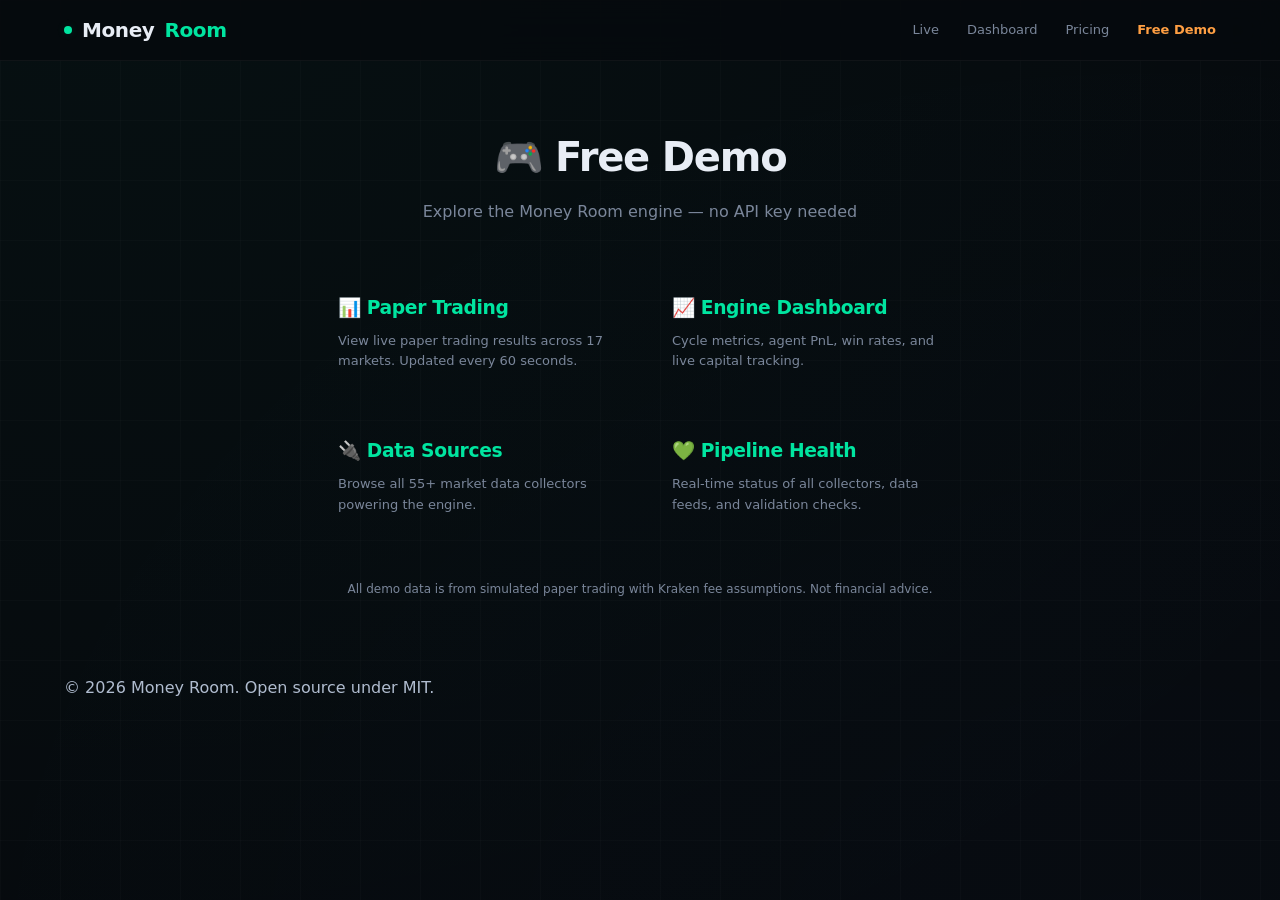
<file: docs/demos/index.html>
<!DOCTYPE html><html lang="en"><head><meta charset="UTF-8"><meta name="viewport" content="width=device-width, initial-scale=1.0"><title>Free Demo — Money Room</title><link rel="icon" type="image/svg+xml" href="../favicon.svg"><link rel="stylesheet" href="../style.css"></head><body>
<nav><div class="container"><a href="../" class="logo"><span class="dot"></span> Money <span>Room</span></a><div class="nav-links"><a href="../">Live</a><a href="../live.html">Dashboard</a><a href="../pricing.html">Pricing</a><a href="../demos/" style="color:var(--orange);font-weight:600">Free Demo</a></div></div></nav>
<div class="page-header"><div class="container"><h1>🎮 Free Demo</h1><p>Explore the Money Room engine — no API key needed</p></div></div>
<section style="padding-bottom:60px"><div class="container" style="max-width:700px">
<div style="display:grid;gap:16px;grid-template-columns:repeat(auto-fit,minmax(280px,1fr))">
<a href="../paper.html" style="padding:24px;background:var(--surface);border:1px solid var(--border);border-radius:12px;text-decoration:none"><h3 style="margin:0 0 8px;color:var(--text)">📊 Paper Trading</h3><p style="color:var(--text-tertiary);font-size:13px;margin:0">View live paper trading results across 17 markets. Updated every 60 seconds.</p></a>
<a href="../live.html" style="padding:24px;background:var(--surface);border:1px solid var(--border);border-radius:12px;text-decoration:none"><h3 style="margin:0 0 8px;color:var(--text)">📈 Engine Dashboard</h3><p style="color:var(--text-tertiary);font-size:13px;margin:0">Cycle metrics, agent PnL, win rates, and live capital tracking.</p></a>
<a href="../data-sources.html" style="padding:24px;background:var(--surface);border:1px solid var(--border);border-radius:12px;text-decoration:none"><h3 style="margin:0 0 8px;color:var(--text)">🔌 Data Sources</h3><p style="color:var(--text-tertiary);font-size:13px;margin:0">Browse all 55+ market data collectors powering the engine.</p></a>
<a href="../dashboard.html" style="padding:24px;background:var(--surface);border:1px solid var(--border);border-radius:12px;text-decoration:none"><h3 style="margin:0 0 8px;color:var(--text)">💚 Pipeline Health</h3><p style="color:var(--text-tertiary);font-size:13px;margin:0">Real-time status of all collectors, data feeds, and validation checks.</p></a>
</div>
<div style="margin-top:24px;padding:16px;background:var(--surface);border:1px solid var(--border);border-radius:8px;font-size:12px;color:var(--text-tertiary);text-align:center">All demo data is from simulated paper trading with Kraken fee assumptions. Not financial advice.</div>
</div></section>
<footer><div class="container"><div class="bottom"><p>© 2026 Money Room. Open source under MIT.</p></div></div></footer>
</body></html>
</file>
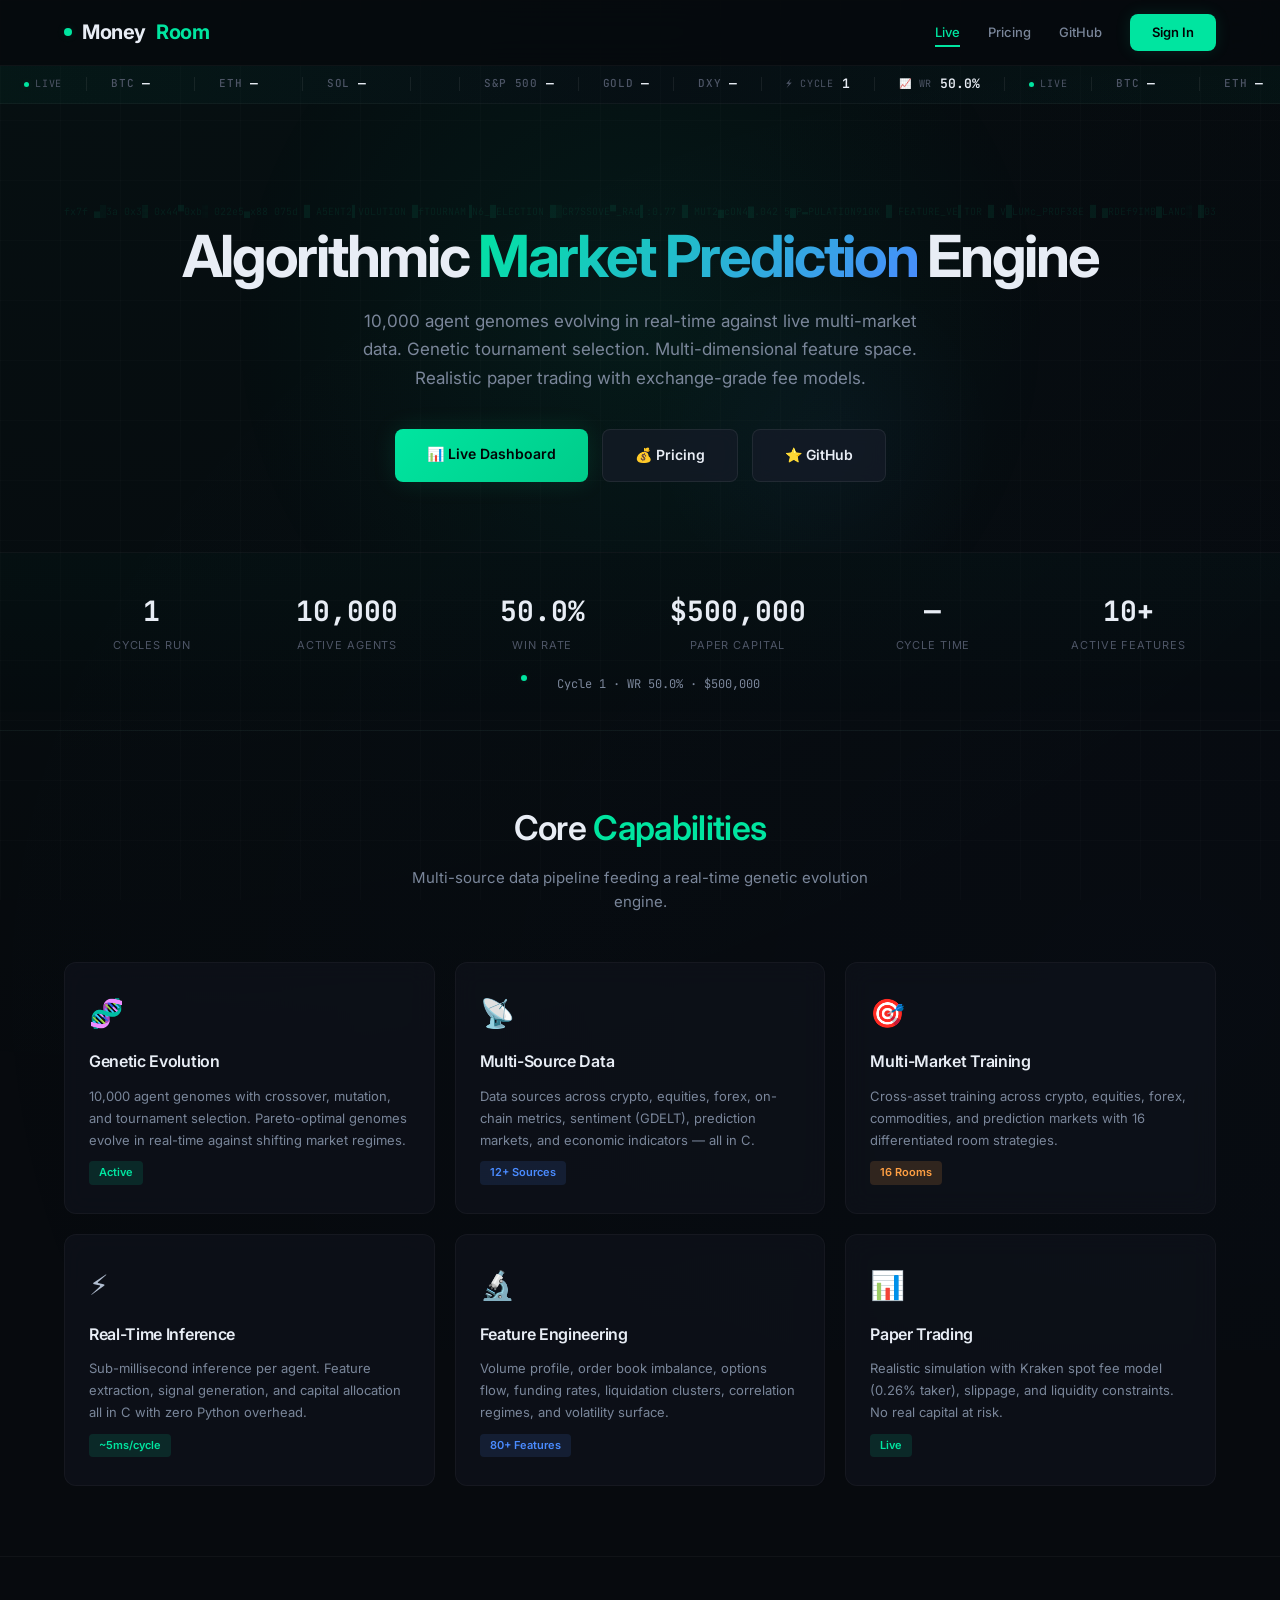
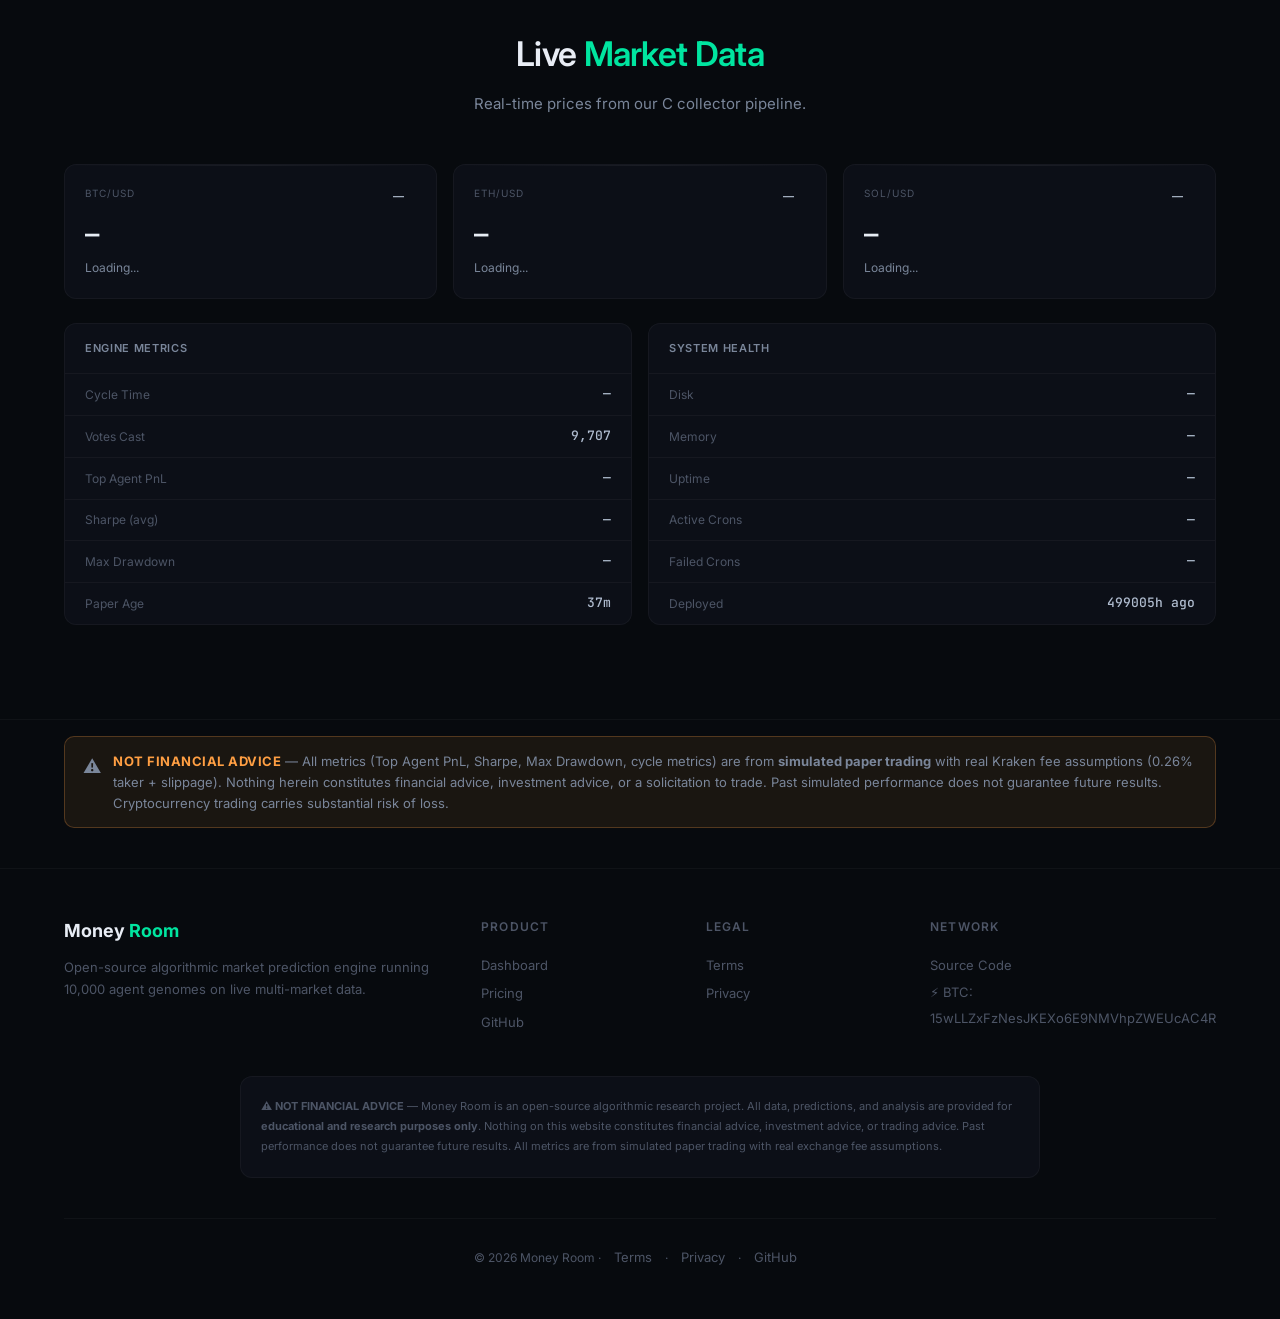
<file: live.html>
<!DOCTYPE html>
<html lang="en">
<head>
<meta charset="UTF-8">
<meta name="viewport" content="width=device-width, initial-scale=1.0">
<title>Live Dashboard — Money Room</title>
<link href="https://fonts.googleapis.com/css2?family=Inter:wght@300;400;500;600;700&family=JetBrains+Mono:wght@400;500;700&display=swap" rel="stylesheet">
<link rel="stylesheet" href="/style.css">
</head>
<body>

<nav>
  <div class="container">
    <a href="/" class="logo"><span class="dot"></span> Money <span>Room</span></a>
    <div class="nav-links">
      <a href="/">Live</a>
      <a href="/live.html" class="active">Dashboard</a>
      <a href="/pricing.html">Pricing</a>
      <a href="https://github.com/waefrebeorn/money-room">GitHub</a>
      <a href="#" id="navAuth" class="nav-cta">Sign Out</a>
    </div>
  </div>
</nav>

<div class="page-header">
  <div class="container">
    <h1>📊 Live Dashboard</h1>
    <p style="font-size:12px;color:var(--text-quaternary);font-family:'JetBrains Mono',monospace" id="dashUpdated">Connecting to engine...</p>
  </div>
</div>

<section style="padding-bottom:60px">
  <div class="container">

    <!-- KPI Row -->
    <div class="dashboard-grid" id="kpiGrid">
      <div class="live-card">
        <span class="label">Cycle</span>
        <div class="val" id="kpiCycle">—</div>
      </div>
      <div class="live-card">
        <span class="label">Win Rate</span>
        <div class="val" id="kpiWr" style="color:var(--text-primary)">—</div>
        <div class="gauge"><div class="gauge-fill green" id="kpiWrGauge" style="width:50%"></div></div>
      </div>
      <div class="live-card">
        <span class="label">Capital</span>
        <div class="val" id="kpiCap">—</div>
      </div>
      <div class="live-card">
        <span class="label">Agents</span>
        <div class="val" id="kpiAgents">—</div>
        <div class="kpi-down" id="kpiVotes"></div>
      </div>
    </div>

    <div class="dashboard-grid" id="kpiGrid2">
      <div class="live-card">
        <span class="label">Cycle Time</span>
        <div class="val small" id="kpiCycleTime">—</div>
      </div>
      <div class="live-card">
        <span class="label">Sharpe</span>
        <div class="val small" id="kpiSharpe">—</div>
      </div>
      <div class="live-card">
        <span class="label">Drawdown</span>
        <div class="val small" id="kpiDd">—</div>
      </div>
      <div class="live-card">
        <span class="label">Top Agent PnL</span>
        <div class="val small" id="kpiTopPnl">—</div>
      </div>
    </div>

    <!-- Agent Leaderboard + System -->
    <div class="dashboard-row">
      <div class="live-table">
        <h3>🏆 Agent Leaderboard</h3>
        <div class="agent-list" id="agentList">
          <div class="error-state">Loading agents...</div>
        </div>
      </div>
      <div class="live-table">
        <h3>⚙️ System</h3>
        <table id="sysTable">
          <tr><td>State Age</td><td id="sysStateAge">—</td></tr>
          <tr><td>Paper Age</td><td id="sysPaperAge">—</td></tr>
          <tr><td>Latest Cycle</td><td id="sysLatestCycle">—</td></tr>
          <tr><td>Total Trades</td><td id="sysTrades">—</td></tr>
          <tr><td>Win Rate</td><td id="sysWr">—</td></tr>
          <tr><td>Epoch</td><td id="sysEpoch">—</td></tr>
          <tr><td>Active Crons</td><td id="sysCrons">—</td></tr>
          <tr><td>BTC (engine)</td><td id="sysBtcPrice">—</td></tr>
          <tr><td>Features</td><td id="sysFeatures">—</td></tr>
          <tr><td>Peak Capital</td><td id="sysPeak">—</td></tr>
        </table>
      </div>
    </div>

    <!-- API Key Display -->
    <div class="live-table" style="margin-bottom:24px">
      <h3>🔑 API Key</h3>
      <div class="dashboard-key-display">
        <code id="displayKey">—</code>
        <button class="disconnect-btn" onclick="disconnect()">Disconnect</button>
      </div>
    </div>

    <div class="disclaimer"><p><b>⚠️ NOT FINANCIAL ADVICE</b> — All data from simulated paper trading. Nothing here constitutes financial advice.</p></div>

  </div>
</section>

<footer class="footer">
  <div class="container">
    <div class="bottom"><span>© 2026 Money Room</span> · <a href="/terms.html">Terms</a> · <a href="/privacy.html">Privacy</a> · <a href="https://github.com/waefrebeorn/money-room">GitHub</a></div>
  </div>
</footer>

<script>
function fmt(n,d){if(n===undefined||n===null)return'—';if(typeof n==='string')n=parseFloat(n);if(isNaN(n))return'—';return n.toLocaleString(undefined,{minimumFractionDigits:d||0,maximumFractionDigits:d||2});}
function pct(n){if(n===undefined||n===null)return'—';n=typeof n==='string'?parseFloat(n):n;return(n*100).toFixed(1)+'%';}
function ago(ts){if(!ts)return'—';var d=Math.floor(Date.now()/1000-ts);if(d<0)return'just now';if(d<60)return d+'s';if(d<3600)return Math.floor(d/60)+'m';return Math.floor(d/3600)+'h';}
function $(id){return document.getElementById(id);}
function setEl(id,v){var e=$(id);if(e)e.textContent=v;}
var BASE_URL = window.location.pathname.startsWith('/money-room') ? '/money-room' : '';
function fetchData(p){return fetch(BASE_URL+'/'+p,{cache:'no-store'});}

/* Auth gate */
(function(){
  var key=localStorage.getItem('mr_api_key');
  if(!key){window.location.href='/';return;}
  $('displayKey').textContent=key.length>20?key.slice(0,12)+'…'+key.slice(-8):key;
})();

function disconnect(){
  localStorage.removeItem('mr_api_key');
  localStorage.removeItem('mr_tier');
  window.location.href='/';
}

/* Load stats from monkey data */
function loadStats(){
  fetchData('data/stats.json').then(function(r){if(!r.ok)throw Error();return r.json();})
    .then(function(s){
      setEl('kpiCycle',fmt(s.cycle,0));
      setEl('kpiAgents',fmt(s.agents,0));
      setEl('kpiCap',s.capital?'$'+fmt(s.capital,0):'—');
      setEl('kpiVotes',fmt(s.votes,0)+' votes');
      setEl('kpiCycleTime',s.cycle_time?s.cycle_time.toFixed(1)+'ms':'—');
      setEl('kpiSharpe',s.sharpe?s.sharpe.toFixed(2):'—');
      setEl('kpiDd',s.drawdown?pct(s.drawdown):'—');
      setEl('sysLatestCycle',fmt(s.cycle,0));
      setEl('sysTrades',fmt(s.trades_total,0));
      setEl('sysWr',pct(s.win_rate));
      setEl('sysEpoch',fmt(s.epoch,0));
      setEl('sysFeatures',s.features?s.features+'+':'80+');
      setEl('sysPeak',s.capital_peak?'$'+fmt(s.capital_peak,0):'—');
      setEl('sysBtcPrice',s.price?'$'+fmt(s.price,0):'—');

      var paperAge=s.paper_age?ago(Date.now()/1000-s.paper_age):null;
      if(paperAge)setEl('sysPaperAge',paperAge);
      if(s.timestamp)setEl('sysStateAge',ago(s.timestamp)+' ago');

      var wrEl=$('kpiWr');if(wrEl){wrEl.textContent=pct(s.win_rate);wrEl.style.color=s.win_rate>0.5?'var(--bullish)':s.win_rate>0.45?'var(--neutral)':'var(--bearish)';}
      var wg=$('kpiWrGauge');if(wg){wg.style.width=(s.win_rate*100)+'%';wg.className='gauge-fill '+(s.win_rate>0.5?'green':'red');}
      setEl('kpiTopPnl',s.trades_total?'$'+fmt(s.trades_total,0):'—');

      var up=$('dashUpdated');
      if(up)up.textContent='Updated: '+(s.timestamp?new Date(s.timestamp*1000).toLocaleTimeString()+' (cycle '+fmt(s.cycle,0)+')':'Connecting...');
    }).catch(function(){});
}

/* Load agents with PnL bars */
function loadAgents(){
  fetchData('data/agents.json').then(function(r){if(!r.ok)throw Error();return r.json();})
    .then(function(d){
      var al=$('agentList');if(!al)return;
      if(!d.agents||d.agents.length===0){
        al.innerHTML='<div class="error-state">No agents yet — engine still warming up</div>';
        return;
      }
      // Find max absolute PnL for bar scaling
      var maxPnl=0;
      d.agents.slice(0,50).forEach(function(a){var p=Math.abs(a.pnl||0);if(p>maxPnl)maxPnl=p;});
      if(maxPnl===0)maxPnl=1;

      al.innerHTML=d.agents.slice(0,50).map(function(a,i){
        var pnl=a.pnl||0;
        var cls=pnl>=0?'pos':'neg';
        var absPnl=Math.abs(pnl);
        var barPct=Math.min((absPnl/maxPnl)*100,100);
        var zeroCls=pnl===0?'zero':'';
        return '<div class="agent-row">'+
          '<span class="rank">#'+(a.rank||(i+1))+'</span>'+
          '<span class="name">Agent '+(a.id||i+1)+'</span>'+
          '<div class="pnl-bar"><div class="pnl-fill '+cls+'" style="width:'+barPct.toFixed(0)+'%"></div></div>'+
          '<span class="pnl-val '+cls+' '+zeroCls+'">$'+fmt(pnl,2)+'</span>'+
          '</div>';
      }).join('');
    }).catch(function(){
      var al=$('agentList');if(al)al.innerHTML='<div class="error-state">Failed to load agent data</div>';
    });
}

/* Load prices */
function loadPrices(){
  fetchData('data/prices.json').then(function(r){if(!r.ok)throw Error();return r.json();})
    .then(function(d){
      if(d.BTC)setEl('sysBtcPrice','$'+fmt(d.BTC.usd,0));
    }).catch(function(){});
}

/* Load crons for system stats */
function loadSystem(){
  fetchData('data/stats.json').then(function(r){if(!r.ok)throw Error();return r.json();})
    .then(function(s){
      if(s.crons_total!==undefined)setEl('sysCrons',fmt(s.crons_total,0));
    }).catch(function(){});
}

loadStats();loadAgents();loadPrices();loadSystem();
setInterval(loadStats,15000);setInterval(loadAgents,15000);setInterval(loadPrices,60000);
</script>
</body>
</html>
</file>
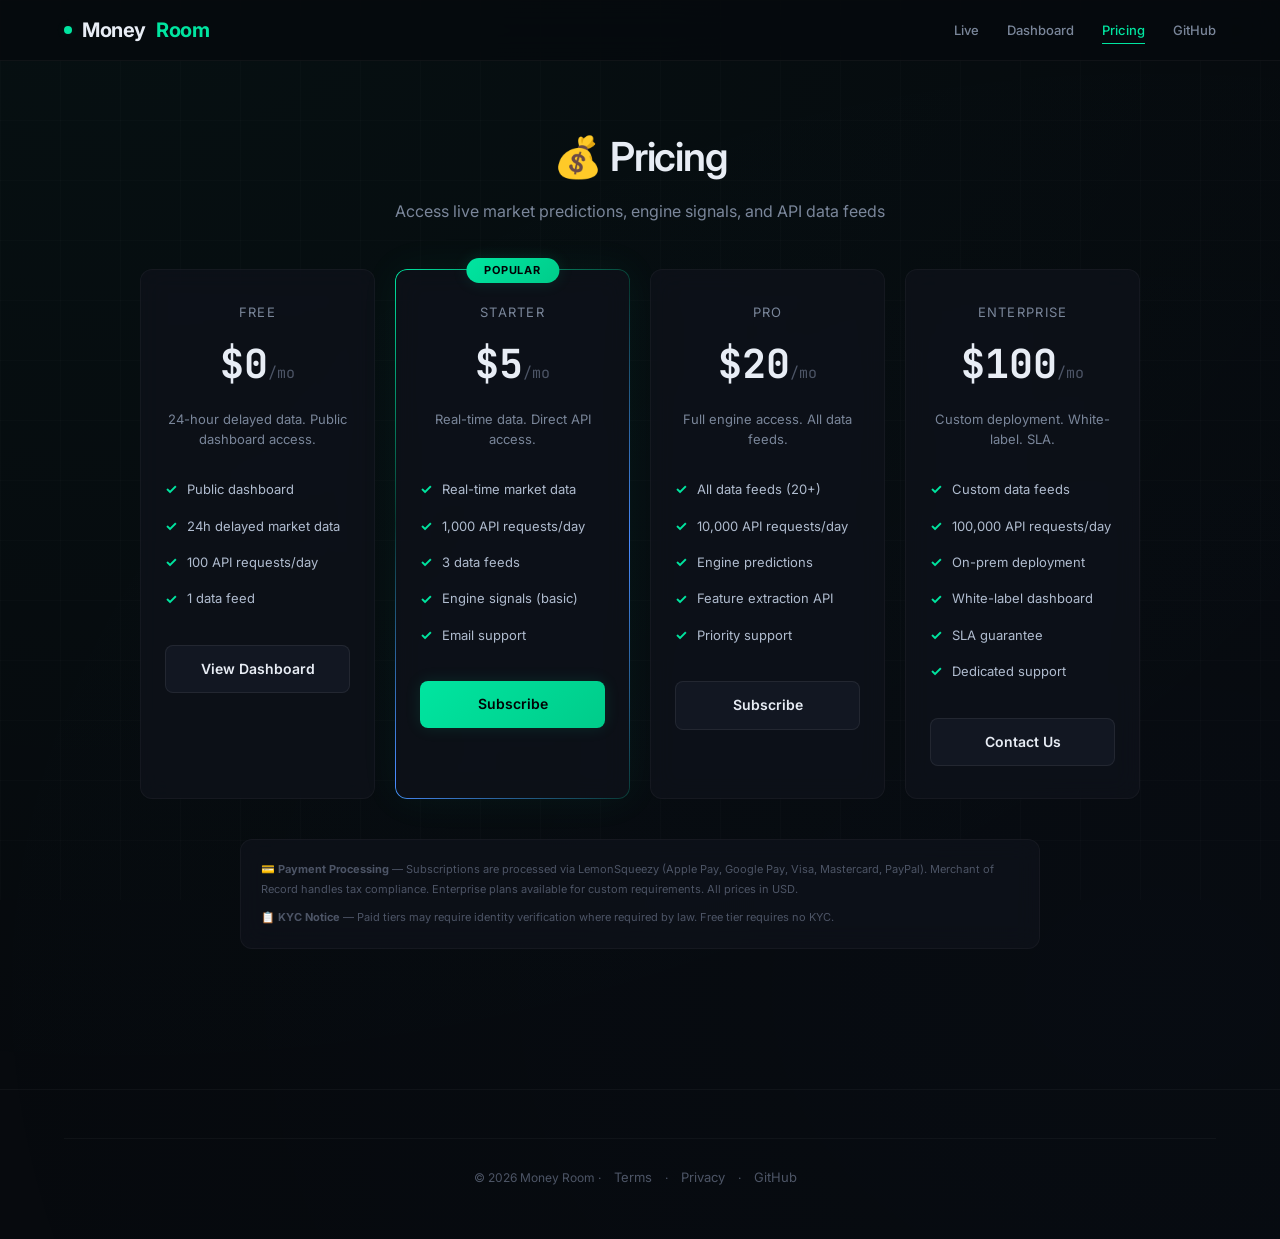
<file: pricing.html>
<!DOCTYPE html>
<html lang="en">
<head>
<meta charset="UTF-8">
<meta name="viewport" content="width=device-width, initial-scale=1.0">
<title>Pricing — Money Room</title>
<link href="https://fonts.googleapis.com/css2?family=Inter:wght@300;400;500;600;700&family=JetBrains+Mono:wght@400;500&display=swap" rel="stylesheet">
<link rel="stylesheet" href="/style.css">
</head>
<body>
<nav>
  <div class="container">
    <a href="/" class="logo"><span class="dot"></span> Money <span>Room</span></a>
    <div class="nav-links">
      <a href="/">Live</a>
      <a href="/live.html">Dashboard</a>
      <a href="/pricing.html" class="active">Pricing</a>
      <a href="https://github.com/waefrebeorn/money-room" target="_blank">GitHub</a>
    </div>
  </div>
</nav>

<div class="page-header">
  <div class="container">
    <h1>💰 Pricing</h1>
    <p>Access live market predictions, engine signals, and API data feeds</p>
  </div>
</div>

<section style="padding-bottom:60px">
  <div class="container">
    <div class="pricing-grid">

      <div class="pricing-card">
        <div class="plan">Free</div>
        <div class="price">$0<span class="period">/mo</span></div>
        <p class="desc">24-hour delayed data. Public dashboard access.</p>
        <ul class="features">
          <li>Public dashboard</li>
          <li>24h delayed market data</li>
          <li>100 API requests/day</li>
          <li>1 data feed</li>
        </ul>
        <a href="/" class="cta-btn">View Dashboard</a>
      </div>

      <div class="pricing-card featured">
        <div class="popular">Popular</div>
        <div class="plan">Starter</div>
        <div class="price">$5<span class="period">/mo</span></div>
        <p class="desc">Real-time data. Direct API access.</p>
        <ul class="features">
          <li>Real-time market data</li>
          <li>1,000 API requests/day</li>
          <li>3 data feeds</li>
          <li>Engine signals (basic)</li>
          <li>Email support</li>
        </ul>
        <a href="#" class="cta-btn" onclick="alert('Coming soon — LemonSqueezy checkout')">Subscribe</a>
      </div>

      <div class="pricing-card">
        <div class="plan">Pro</div>
        <div class="price">$20<span class="period">/mo</span></div>
        <p class="desc">Full engine access. All data feeds.</p>
        <ul class="features">
          <li>All data feeds (20+)</li>
          <li>10,000 API requests/day</li>
          <li>Engine predictions</li>
          <li>Feature extraction API</li>
          <li>Priority support</li>
        </ul>
        <a href="#" class="cta-btn" onclick="alert('Coming soon — LemonSqueezy checkout')">Subscribe</a>
      </div>

      <div class="pricing-card">
        <div class="plan">Enterprise</div>
        <div class="price">$100<span class="period">/mo</span></div>
        <p class="desc">Custom deployment. White-label. SLA.</p>
        <ul class="features">
          <li>Custom data feeds</li>
          <li>100,000 API requests/day</li>
          <li>On-prem deployment</li>
          <li>White-label dashboard</li>
          <li>SLA guarantee</li>
          <li>Dedicated support</li>
        </ul>
        <a href="mailto:eman56447@gmail.com" class="cta-btn">Contact Us</a>
      </div>

    </div>

    <div class="disclaimer">
      <p><b>💳 Payment Processing</b> — Subscriptions are processed via LemonSqueezy (Apple Pay, Google Pay, Visa, Mastercard, PayPal). Merchant of Record handles tax compliance. Enterprise plans available for custom requirements. All prices in USD.</p>
      <p style="margin-top:8px"><b>📋 KYC Notice</b> — Paid tiers may require identity verification where required by law. Free tier requires no KYC.</p>
    </div>
  </div>
</section>

<footer class="footer">
  <div class="container">
    <div class="bottom">
      <span>© 2026 Money Room</span> ·
      <a href="/terms.html">Terms</a> ·
      <a href="/privacy.html">Privacy</a> ·
      <a href="https://github.com/waefrebeorn/money-room">GitHub</a>
    </div>
  </div>
</footer>
</body>
</html>
</file>
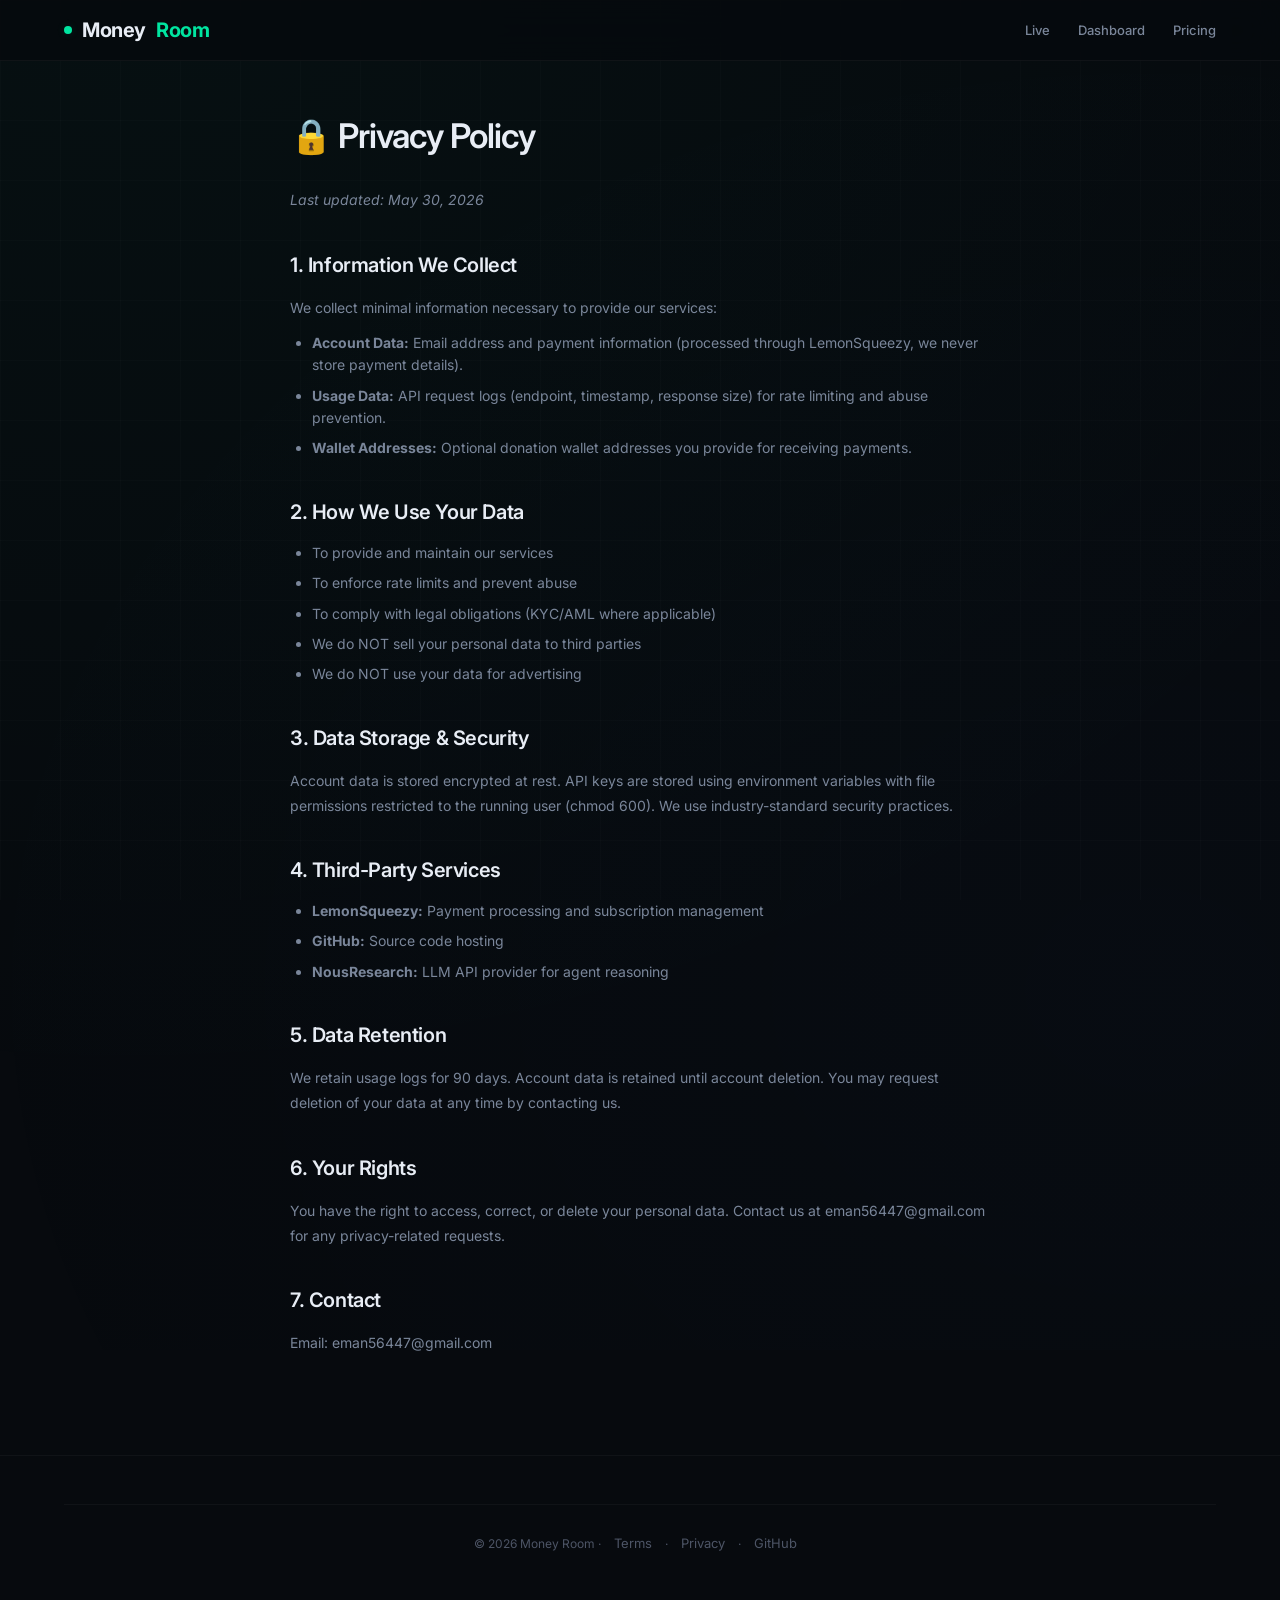
<file: privacy.html>
<!DOCTYPE html>
<html lang="en">
<head>
<meta charset="UTF-8">
<meta name="viewport" content="width=device-width, initial-scale=1.0">
<title>Privacy Policy — Money Room</title>
<link href="https://fonts.googleapis.com/css2?family=Inter:wght@300;400;500;600;700&family=JetBrains+Mono:wght@400;500&display=swap" rel="stylesheet">
<link rel="stylesheet" href="/style.css">
</head>
<body>
<nav>
  <div class="container">
    <a href="/" class="logo"><span class="dot"></span> Money <span>Room</span></a>
    <div class="nav-links"><a href="/">Live</a><a href="/live.html">Dashboard</a><a href="/pricing.html">Pricing</a></div>
  </div>
</nav>

<div class="legal-page container">
  <h1>🔒 Privacy Policy</h1>
  <p><em>Last updated: May 30, 2026</em></p>

  <h2>1. Information We Collect</h2>
  <p>We collect minimal information necessary to provide our services:</p>
  <ul>
    <li><b>Account Data:</b> Email address and payment information (processed through LemonSqueezy, we never store payment details).</li>
    <li><b>Usage Data:</b> API request logs (endpoint, timestamp, response size) for rate limiting and abuse prevention.</li>
    <li><b>Wallet Addresses:</b> Optional donation wallet addresses you provide for receiving payments.</li>
  </ul>

  <h2>2. How We Use Your Data</h2>
  <ul>
    <li>To provide and maintain our services</li>
    <li>To enforce rate limits and prevent abuse</li>
    <li>To comply with legal obligations (KYC/AML where applicable)</li>
    <li>We do NOT sell your personal data to third parties</li>
    <li>We do NOT use your data for advertising</li>
  </ul>

  <h2>3. Data Storage & Security</h2>
  <p>Account data is stored encrypted at rest. API keys are stored using environment variables with file permissions restricted to the running user (chmod 600). We use industry-standard security practices.</p>

  <h2>4. Third-Party Services</h2>
  <ul>
    <li><b>LemonSqueezy:</b> Payment processing and subscription management</li>
    <li><b>GitHub:</b> Source code hosting</li>
    <li><b>NousResearch:</b> LLM API provider for agent reasoning</li>
  </ul>

  <h2>5. Data Retention</h2>
  <p>We retain usage logs for 90 days. Account data is retained until account deletion. You may request deletion of your data at any time by contacting us.</p>

  <h2>6. Your Rights</h2>
  <p>You have the right to access, correct, or delete your personal data. Contact us at eman56447@gmail.com for any privacy-related requests.</p>

  <h2>7. Contact</h2>
  <p>Email: eman56447@gmail.com</p>
</div>

<footer class="footer">
  <div class="container">
    <div class="bottom"><span>© 2026 Money Room</span> · <a href="/terms.html">Terms</a> · <a href="/privacy.html">Privacy</a> · <a href="https://github.com/waefrebeorn/money-room">GitHub</a></div>
  </div>
</footer>
</body>
</html>
</file>
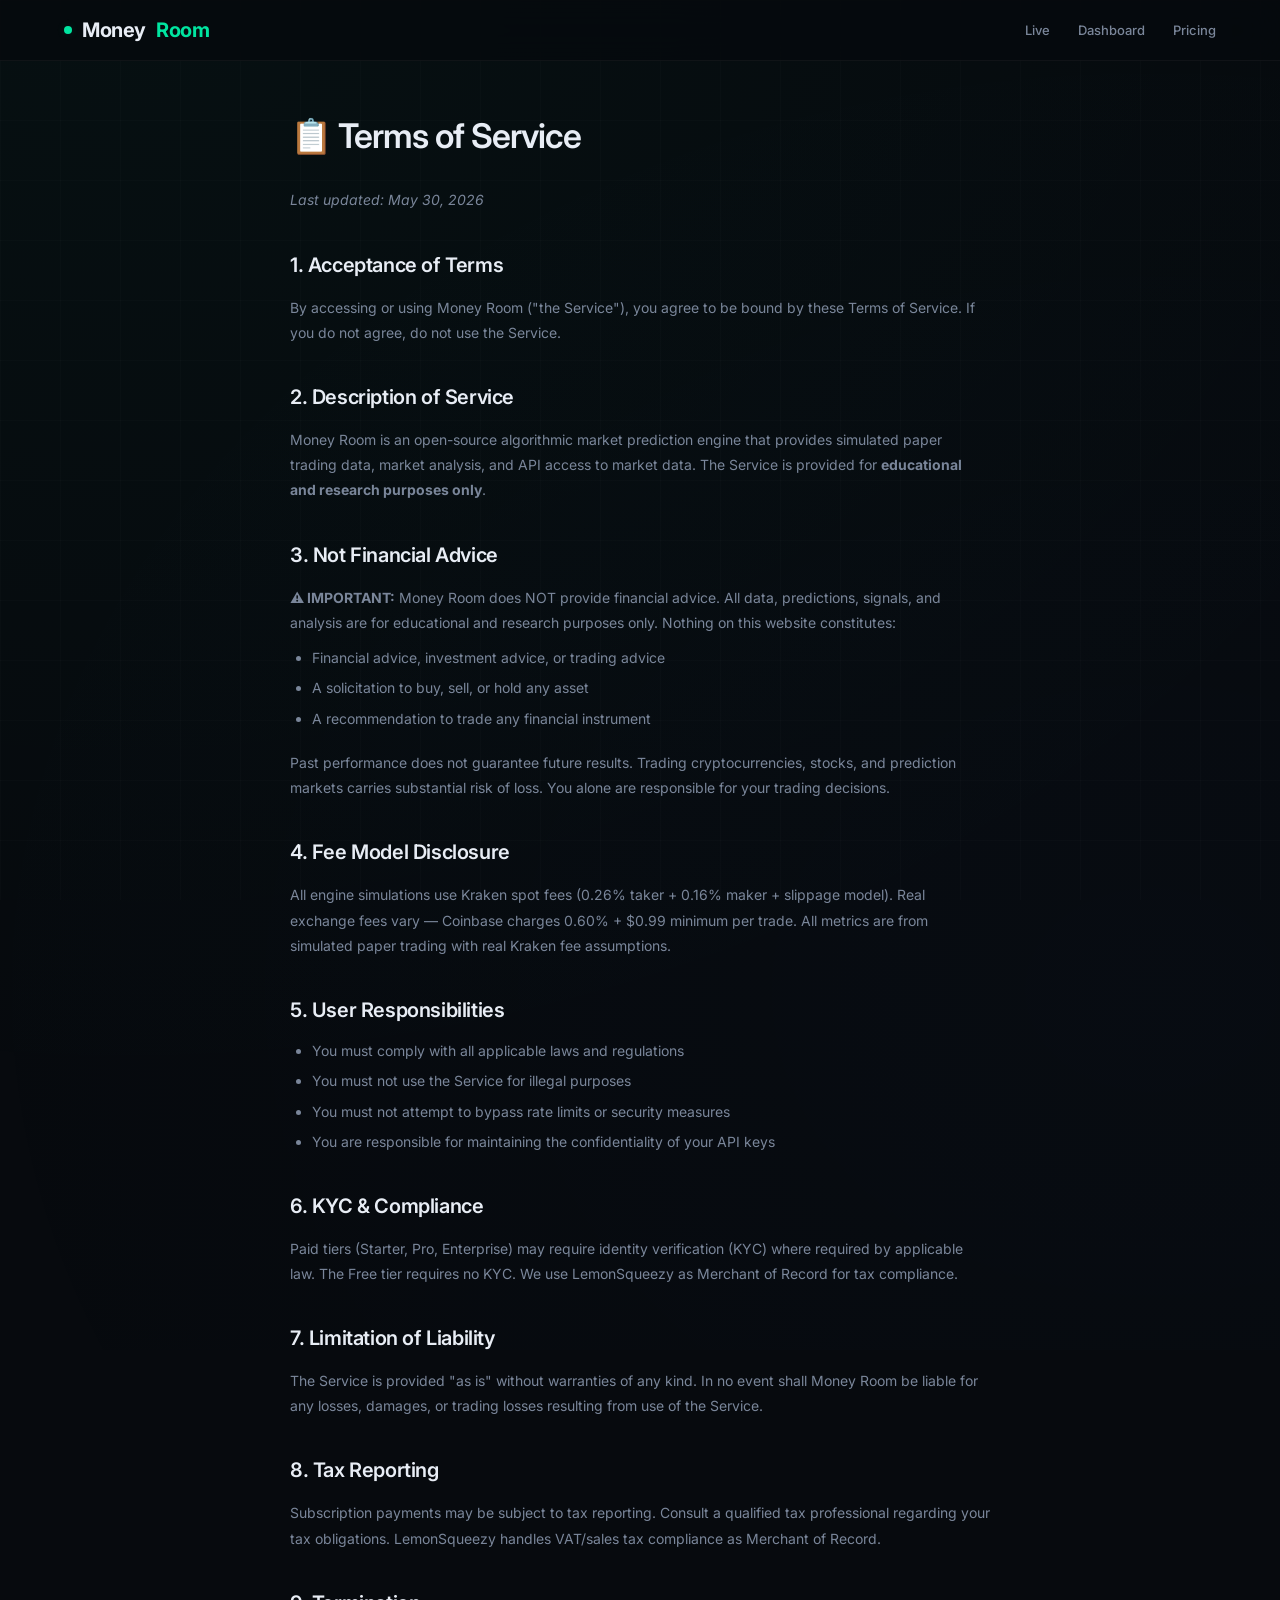
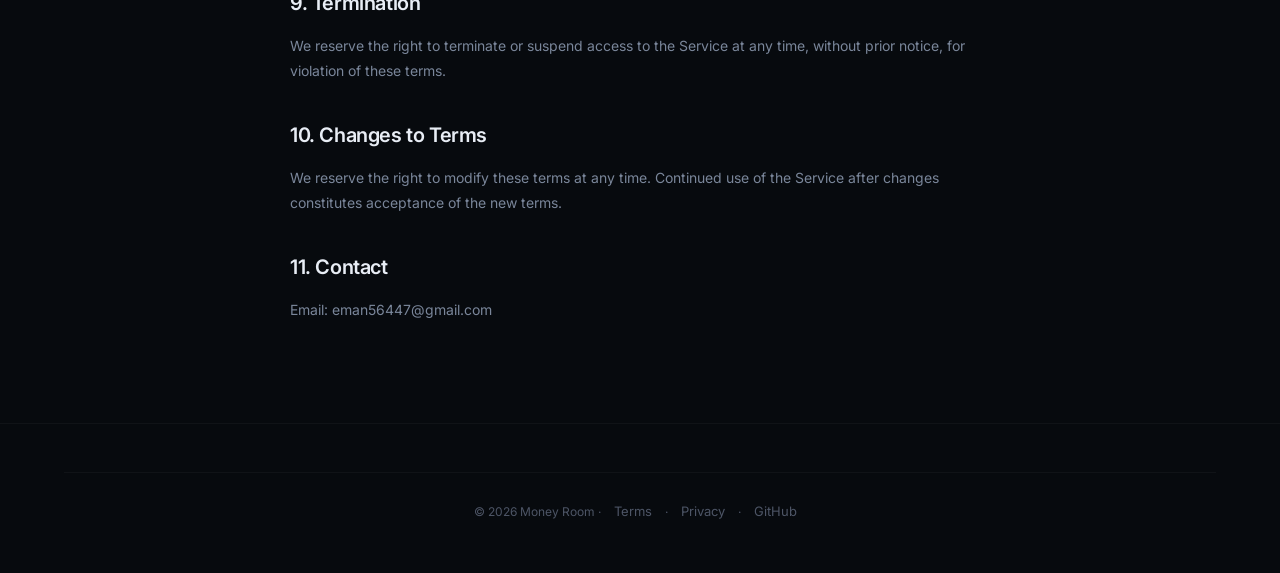
<file: terms.html>
<!DOCTYPE html>
<html lang="en">
<head>
<meta charset="UTF-8">
<meta name="viewport" content="width=device-width, initial-scale=1.0">
<title>Terms of Service — Money Room</title>
<link href="https://fonts.googleapis.com/css2?family=Inter:wght@300;400;500;600;700&family=JetBrains+Mono:wght@400;500&display=swap" rel="stylesheet">
<link rel="stylesheet" href="/style.css">
</head>
<body>
<nav>
  <div class="container">
    <a href="/" class="logo"><span class="dot"></span> Money <span>Room</span></a>
    <div class="nav-links"><a href="/">Live</a><a href="/live.html">Dashboard</a><a href="/pricing.html">Pricing</a></div>
  </div>
</nav>

<div class="legal-page container">
  <h1>📋 Terms of Service</h1>
  <p><em>Last updated: May 30, 2026</em></p>

  <h2>1. Acceptance of Terms</h2>
  <p>By accessing or using Money Room ("the Service"), you agree to be bound by these Terms of Service. If you do not agree, do not use the Service.</p>

  <h2>2. Description of Service</h2>
  <p>Money Room is an open-source algorithmic market prediction engine that provides simulated paper trading data, market analysis, and API access to market data. The Service is provided for <b>educational and research purposes only</b>.</p>

  <h2>3. Not Financial Advice</h2>
  <p><b>⚠️ IMPORTANT:</b> Money Room does NOT provide financial advice. All data, predictions, signals, and analysis are for educational and research purposes only. Nothing on this website constitutes:</p>
  <ul>
    <li>Financial advice, investment advice, or trading advice</li>
    <li>A solicitation to buy, sell, or hold any asset</li>
    <li>A recommendation to trade any financial instrument</li>
  </ul>
  <p>Past performance does not guarantee future results. Trading cryptocurrencies, stocks, and prediction markets carries substantial risk of loss. You alone are responsible for your trading decisions.</p>

  <h2>4. Fee Model Disclosure</h2>
  <p>All engine simulations use Kraken spot fees (0.26% taker + 0.16% maker + slippage model). Real exchange fees vary — Coinbase charges 0.60% + $0.99 minimum per trade. All metrics are from simulated paper trading with real Kraken fee assumptions.</p>

  <h2>5. User Responsibilities</h2>
  <ul>
    <li>You must comply with all applicable laws and regulations</li>
    <li>You must not use the Service for illegal purposes</li>
    <li>You must not attempt to bypass rate limits or security measures</li>
    <li>You are responsible for maintaining the confidentiality of your API keys</li>
  </ul>

  <h2 id="kyc">6. KYC & Compliance</h2>
  <p>Paid tiers (Starter, Pro, Enterprise) may require identity verification (KYC) where required by applicable law. The Free tier requires no KYC. We use LemonSqueezy as Merchant of Record for tax compliance.</p>

  <h2>7. Limitation of Liability</h2>
  <p>The Service is provided "as is" without warranties of any kind. In no event shall Money Room be liable for any losses, damages, or trading losses resulting from use of the Service.</p>

  <h2 id="tax">8. Tax Reporting</h2>
  <p>Subscription payments may be subject to tax reporting. Consult a qualified tax professional regarding your tax obligations. LemonSqueezy handles VAT/sales tax compliance as Merchant of Record.</p>

  <h2>9. Termination</h2>
  <p>We reserve the right to terminate or suspend access to the Service at any time, without prior notice, for violation of these terms.</p>

  <h2>10. Changes to Terms</h2>
  <p>We reserve the right to modify these terms at any time. Continued use of the Service after changes constitutes acceptance of the new terms.</p>

  <h2>11. Contact</h2>
  <p>Email: eman56447@gmail.com</p>
</div>

<footer class="footer">
  <div class="container">
    <div class="bottom"><span>© 2026 Money Room</span> · <a href="/terms.html">Terms</a> · <a href="/privacy.html">Privacy</a> · <a href="https://github.com/waefrebeorn/money-room">GitHub</a></div>
  </div>
</footer>
</body>
</html>
</file>
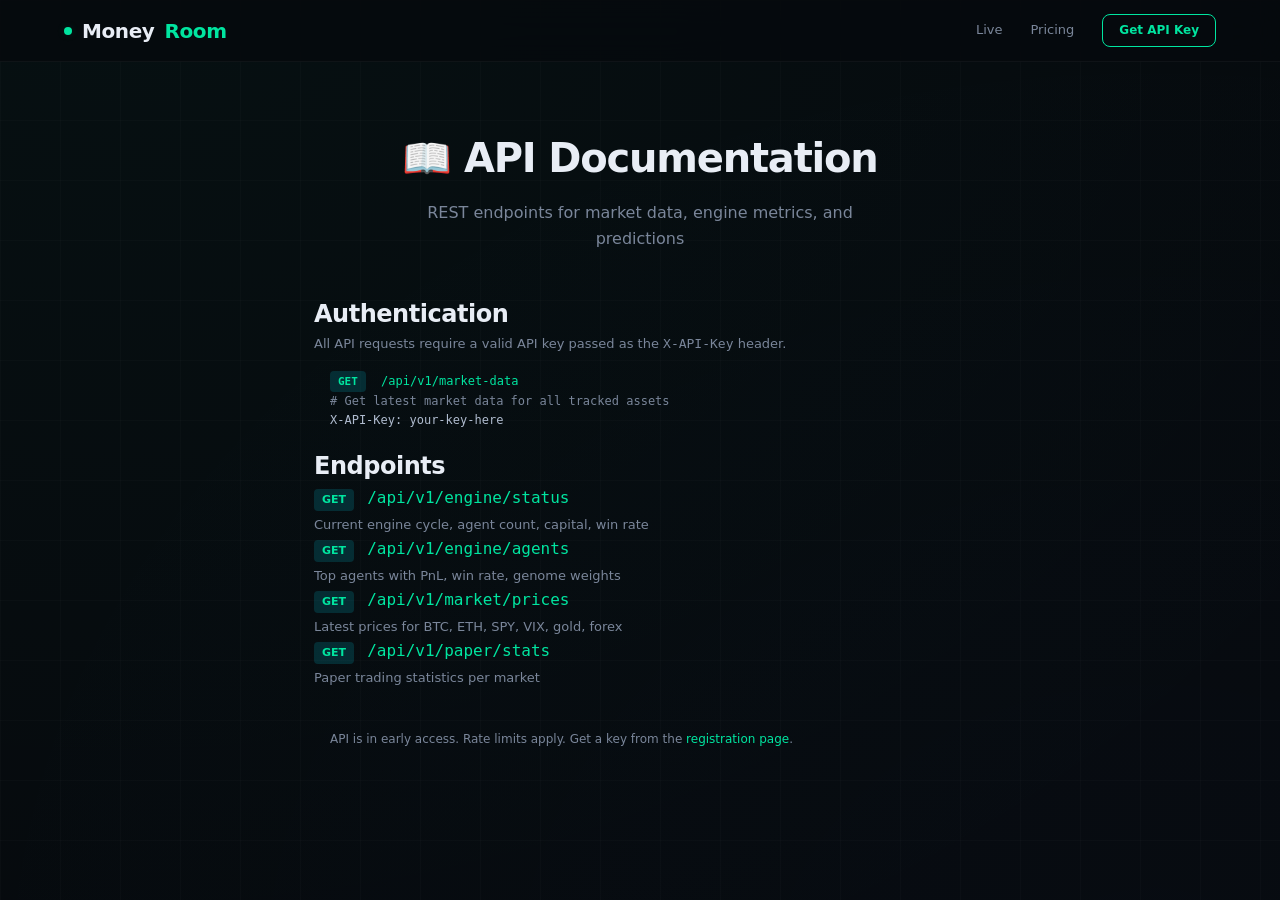
<file: docs/api-docs.html>
<!DOCTYPE html><html lang="en"><head><meta charset="UTF-8"><meta name="viewport" content="width=device-width, initial-scale=1.0"><meta name="description" content="Money Room API documentation — access market data, engine metrics, and predictions."><title>API Docs — Money Room</title><link rel="icon" type="image/svg+xml" href="favicon.svg"><link rel="stylesheet" href="style.css"><style>pre{background:var(--surface);padding:16px;border-radius:8px;overflow-x:auto;font-size:12px;border:1px solid var(--border)}.endpoint{font-family:"JetBrains Mono",monospace;color:var(--accent)}.method{display:inline-block;padding:2px 8px;border-radius:4px;font-size:11px;font-weight:600;margin-right:8px}.get{background:rgba(0,229,255,0.15);color:var(--accent)}</style></head><body>
<nav><div class="container"><a href="." class="logo"><span class="dot"></span> Money <span>Room</span></a><div class="nav-links"><a href=".">Live</a><a href="pricing.html">Pricing</a><a href="register.html" style="background:transparent;color:var(--accent);border:1px solid var(--accent);padding:6px 16px;border-radius:8px;font-size:12px;font-weight:600">Get API Key</a></div></div></nav>
<div class="page-header"><div class="container"><h1>📖 API Documentation</h1><p>REST endpoints for market data, engine metrics, and predictions</p></div></div>
<section style="padding-bottom:60px"><div class="container" style="max-width:700px">
<h2>Authentication</h2><p style="color:var(--text-tertiary);font-size:13px">All API requests require a valid API key passed as the <code>X-API-Key</code> header.</p>
<pre><span class="method get">GET</span> <span class="endpoint">/api/v1/market-data</span>
<span style="color:var(--text-tertiary)"># Get latest market data for all tracked assets</span>
X-API-Key: your-key-here</pre>
<h2>Endpoints</h2>
<p><span class="method get">GET</span> <span class="endpoint">/api/v1/engine/status</span><br><span style="font-size:13px;color:var(--text-tertiary)">Current engine cycle, agent count, capital, win rate</span></p>
<p><span class="method get">GET</span> <span class="endpoint">/api/v1/engine/agents</span><br><span style="font-size:13px;color:var(--text-tertiary)">Top agents with PnL, win rate, genome weights</span></p>
<p><span class="method get">GET</span> <span class="endpoint">/api/v1/market/prices</span><br><span style="font-size:13px;color:var(--text-tertiary)">Latest prices for BTC, ETH, SPY, VIX, gold, forex</span></p>
<p><span class="method get">GET</span> <span class="endpoint">/api/v1/paper/stats</span><br><span style="font-size:13px;color:var(--text-tertiary)">Paper trading statistics per market</span></p>
<div style="margin-top:24px;padding:16px;background:var(--surface);border:1px solid var(--border);border-radius:8px;font-size:12px;color:var(--text-tertiary)">API is in early access. Rate limits apply. Get a key from the <a href="register.html" style="color:var(--accent)">registration page</a>.</div>
</div></section>
</body></html>
</file>
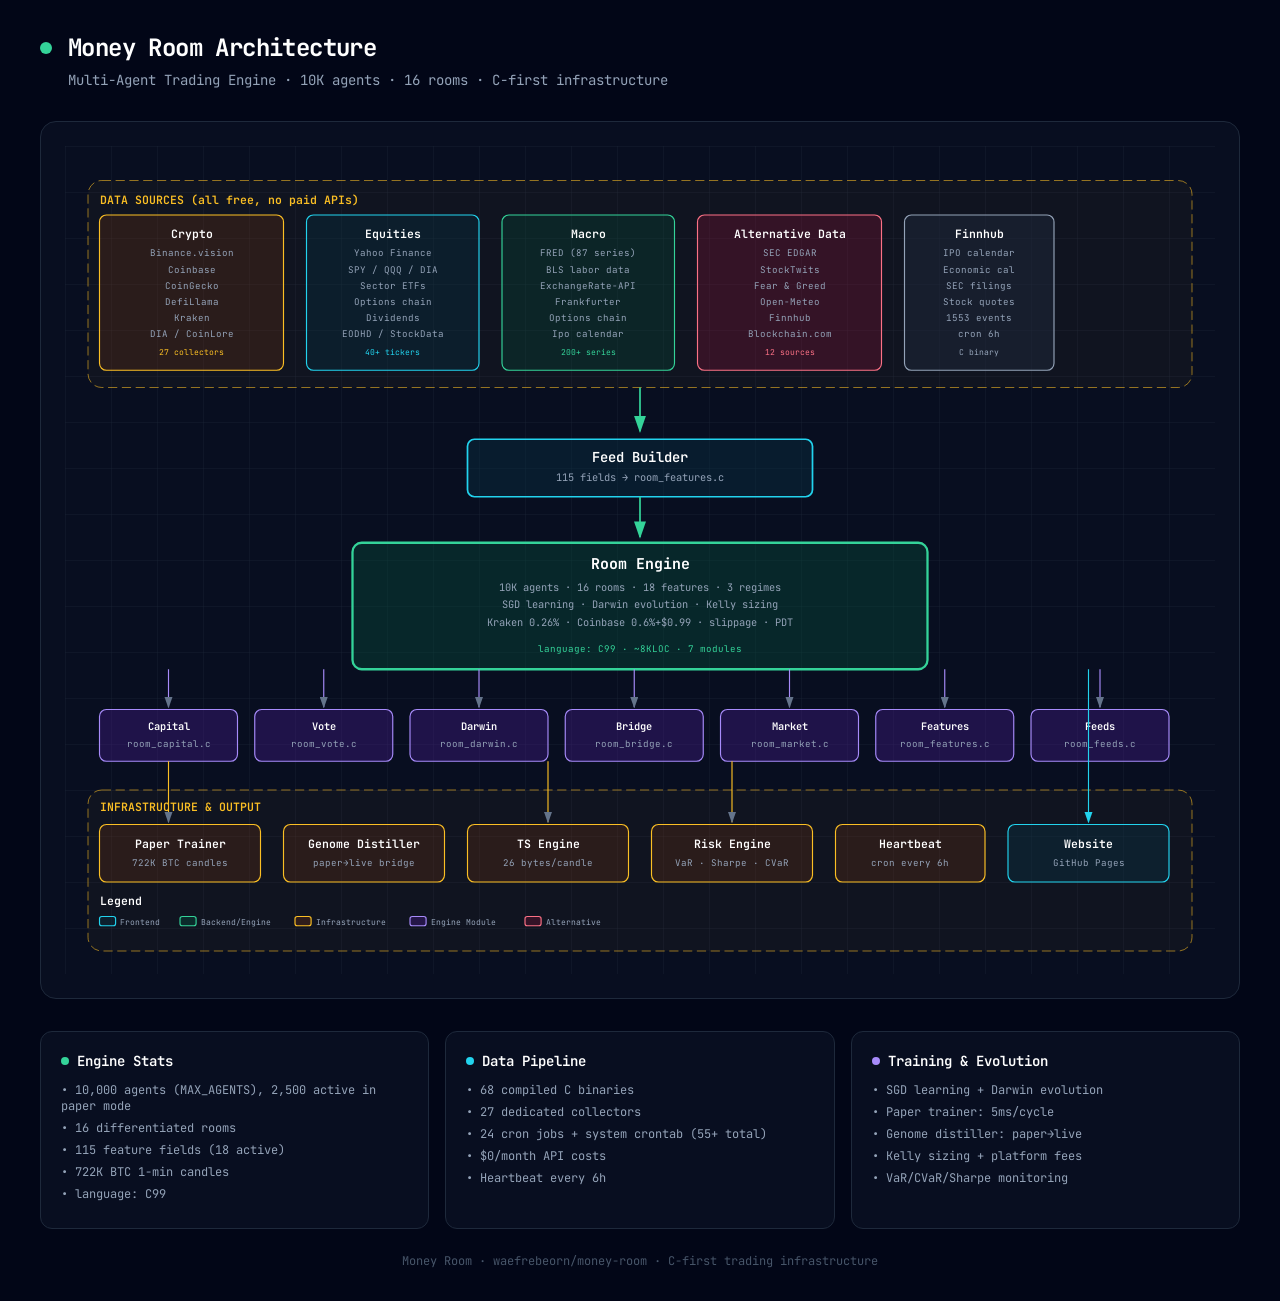
<file: docs/architecture.html>
<!DOCTYPE html>
<html lang="en">
<head>
  <meta charset="UTF-8">
<meta name="description" content="System architecture: C engine, collector pipeline, multi-market training, and 16 strategy rooms.">
<link rel="icon" type="image/svg+xml" href="favicon.svg">
  <meta name="viewport" content="width=device-width, initial-scale=1.0">
  <title>Money Room — Architecture Diagram</title>
  <link href="https://fonts.googleapis.com/css2?family=JetBrains+Mono:wght@400;500;600;700&display=swap" rel="stylesheet">
  <style>
    * { margin: 0; padding: 0; box-sizing: border-box; }
    body { font-family: 'JetBrains Mono', monospace; background: #020617; min-height: 100vh; padding: 2rem; color: white; }
    .container { max-width: 1200px; margin: 0 auto; }
    .header { margin-bottom: 2rem; }
    .header-row { display: flex; align-items: center; gap: 1rem; margin-bottom: 0.5rem; }
    .pulse-dot { width: 12px; height: 12px; background: #34d399; border-radius: 50%; animation: pulse 2s infinite; }
    @keyframes pulse { 0%, 100% { opacity: 1; } 50% { opacity: 0.5; } }
    h1 { font-size: 1.5rem; font-weight: 700; letter-spacing: -0.025em; }
    .subtitle { color: #94a3b8; font-size: 0.875rem; margin-left: 1.75rem; }
    .diagram-container { background: rgba(15, 23, 42, 0.5); border-radius: 1rem; border: 1px solid #1e293b; padding: 1.5rem; overflow-x: auto; }
    svg { width: 100%; min-width: 900px; display: block; }
    .cards { display: grid; grid-template-columns: repeat(auto-fit, minmax(280px, 1fr)); gap: 1rem; margin-top: 2rem; }
    .card { background: rgba(15, 23, 42, 0.5); border-radius: 0.75rem; border: 1px solid #1e293b; padding: 1.25rem; }
    .card-header { display: flex; align-items: center; gap: 0.5rem; margin-bottom: 0.75rem; }
    .card-dot { width: 8px; height: 8px; border-radius: 50%; }
    .card-dot.cyan { background: #22d3ee; }
    .card-dot.emerald { background: #34d399; }
    .card-dot.violet { background: #a78bfa; }
    .card-dot.amber { background: #fbbf24; }
    .card-dot.rose { background: #fb7185; }
    .card h3 { font-size: 0.875rem; font-weight: 600; }
    .card ul { list-style: none; color: #94a3b8; font-size: 0.75rem; }
    .card li { margin-bottom: 0.375rem; }
    .footer { text-align: center; margin-top: 1.5rem; color: #475569; font-size: 0.75rem; }
  </style>
</head>
<body>
  <div class="container">
    <div class="header">
      <div class="header-row">
        <div class="pulse-dot"></div>
        <h1>Money Room Architecture</h1>
      </div>
      <p class="subtitle">Multi-Agent Trading Engine · 10K agents · 16 rooms · C-first infrastructure</p>
    </div>

    <div class="diagram-container">
      <svg viewBox="0 0 1000 720">
        <defs>
          <marker id="arrow" markerWidth="10" markerHeight="7" refX="9" refY="3.5" orient="auto">
            <polygon points="0 0, 10 3.5, 0 7" fill="#64748b" />
          </marker>
          <marker id="arrow-green" markerWidth="10" markerHeight="7" refX="9" refY="3.5" orient="auto">
            <polygon points="0 0, 10 3.5, 0 7" fill="#34d399" />
          </marker>
          <marker id="arrow-cyan" markerWidth="10" markerHeight="7" refX="9" refY="3.5" orient="auto">
            <polygon points="0 0, 10 3.5, 0 7" fill="#22d3ee" />
          </marker>
          <pattern id="grid" width="40" height="40" patternUnits="userSpaceOnUse">
            <path d="M 40 0 L 0 0 0 40" fill="none" stroke="#1e293b" stroke-width="0.5"/>
          </pattern>
        </defs>

        <rect width="100%" height="100%" fill="url(#grid)" />

        <!-- Data Sources Layer -->
        <rect x="20" y="30" width="960" height="180" rx="12" fill="rgba(251, 191, 36, 0.03)" stroke="#fbbf24" stroke-width="0.5" stroke-dasharray="8,4"/>
        <text x="30" y="50" fill="#fbbf24" font-size="10" font-weight="600">DATA SOURCES (all free, no paid APIs)</text>

        <!-- Crypto sources -->
        <rect x="30" y="60" width="160" height="135" rx="6" fill="rgba(120, 53, 15, 0.25)" stroke="#fbbf24" stroke-width="1"/>
        <text x="110" y="80" fill="white" font-size="10" font-weight="600" text-anchor="middle">Crypto</text>
        <text x="110" y="96" fill="#94a3b8" font-size="8" text-anchor="middle">Binance.vision</text>
        <text x="110" y="110" fill="#94a3b8" font-size="8" text-anchor="middle">Coinbase</text>
        <text x="110" y="124" fill="#94a3b8" font-size="8" text-anchor="middle">CoinGecko</text>
        <text x="110" y="138" fill="#94a3b8" font-size="8" text-anchor="middle">DefiLlama</text>
        <text x="110" y="152" fill="#94a3b8" font-size="8" text-anchor="middle">Kraken</text>
        <text x="110" y="166" fill="#94a3b8" font-size="8" text-anchor="middle">DIA / CoinLore</text>
        <text x="110" y="182" fill="#fbbf24" font-size="7" text-anchor="middle">27 collectors</text>

        <!-- Equities sources -->
        <rect x="210" y="60" width="150" height="135" rx="6" fill="rgba(8, 51, 68, 0.35)" stroke="#22d3ee" stroke-width="1"/>
        <text x="285" y="80" fill="white" font-size="10" font-weight="600" text-anchor="middle">Equities</text>
        <text x="285" y="96" fill="#94a3b8" font-size="8" text-anchor="middle">Yahoo Finance</text>
        <text x="285" y="110" fill="#94a3b8" font-size="8" text-anchor="middle">SPY / QQQ / DIA</text>
        <text x="285" y="124" fill="#94a3b8" font-size="8" text-anchor="middle">Sector ETFs</text>
        <text x="285" y="138" fill="#94a3b8" font-size="8" text-anchor="middle">Options chain</text>
        <text x="285" y="152" fill="#94a3b8" font-size="8" text-anchor="middle">Dividends</text>
        <text x="285" y="166" fill="#94a3b8" font-size="8" text-anchor="middle">EODHD / StockData</text>
        <text x="285" y="182" fill="#22d3ee" font-size="7" text-anchor="middle">40+ tickers</text>

        <!-- Macro sources -->
        <rect x="380" y="60" width="150" height="135" rx="6" fill="rgba(6, 78, 59, 0.3)" stroke="#34d399" stroke-width="1"/>
        <text x="455" y="80" fill="white" font-size="10" font-weight="600" text-anchor="middle">Macro</text>
        <text x="455" y="96" fill="#94a3b8" font-size="8" text-anchor="middle">FRED (87 series)</text>
        <text x="455" y="110" fill="#94a3b8" font-size="8" text-anchor="middle">BLS labor data</text>
        <text x="455" y="124" fill="#94a3b8" font-size="8" text-anchor="middle">ExchangeRate-API</text>
        <text x="455" y="138" fill="#94a3b8" font-size="8" text-anchor="middle">Frankfurter</text>
        <text x="455" y="152" fill="#94a3b8" font-size="8" text-anchor="middle">Options chain</text>
        <text x="455" y="166" fill="#94a3b8" font-size="8" text-anchor="middle">Ipo calendar</text>
        <text x="455" y="182" fill="#34d399" font-size="7" text-anchor="middle">200+ series</text>

        <!-- Alternative sources -->
        <rect x="550" y="60" width="160" height="135" rx="6" fill="rgba(136, 19, 55, 0.3)" stroke="#fb7185" stroke-width="1"/>
        <text x="630" y="80" fill="white" font-size="10" font-weight="600" text-anchor="middle">Alternative Data</text>
        <text x="630" y="96" fill="#94a3b8" font-size="8" text-anchor="middle">SEC EDGAR</text>
        <text x="630" y="110" fill="#94a3b8" font-size="8" text-anchor="middle">StockTwits</text>
        <text x="630" y="124" fill="#94a3b8" font-size="8" text-anchor="middle">Fear &amp; Greed</text>
        <text x="630" y="138" fill="#94a3b8" font-size="8" text-anchor="middle">Open-Meteo</text>
        <text x="630" y="152" fill="#94a3b8" font-size="8" text-anchor="middle">Finnhub</text>
        <text x="630" y="166" fill="#94a3b8" font-size="8" text-anchor="middle">Blockchain.com</text>
        <text x="630" y="182" fill="#fb7185" font-size="7" text-anchor="middle">12 sources</text>

        <!-- Finnhub endpoint list -->
        <rect x="730" y="60" width="130" height="135" rx="6" fill="rgba(30, 41, 59, 0.5)" stroke="#94a3b8" stroke-width="1"/>
        <text x="795" y="80" fill="white" font-size="10" font-weight="600" text-anchor="middle">Finnhub</text>
        <text x="795" y="96" fill="#94a3b8" font-size="8" text-anchor="middle">IPO calendar</text>
        <text x="795" y="110" fill="#94a3b8" font-size="8" text-anchor="middle">Economic cal</text>
        <text x="795" y="124" fill="#94a3b8" font-size="8" text-anchor="middle">SEC filings</text>
        <text x="795" y="138" fill="#94a3b8" font-size="8" text-anchor="middle">Stock quotes</text>
        <text x="795" y="152" fill="#94a3b8" font-size="8" text-anchor="middle">1553 events</text>
        <text x="795" y="166" fill="#94a3b8" font-size="8" text-anchor="middle">cron 6h</text>
        <text x="795" y="182" fill="#94a3b8" font-size="7" text-anchor="middle">C binary</text>

        <!-- Arrow from data sources to feed builder -->
        <line x1="500" y1="210" x2="500" y2="248" stroke="#34d399" stroke-width="1.5" marker-end="url(#arrow-green)"/>

        <!-- Feed Builder -->
        <rect x="350" y="255" width="300" height="50" rx="6" fill="rgba(8, 51, 68, 0.4)" stroke="#22d3ee" stroke-width="1.5"/>
        <text x="500" y="275" fill="white" font-size="12" font-weight="600" text-anchor="middle">Feed Builder</text>
        <text x="500" y="291" fill="#94a3b8" font-size="9" text-anchor="middle">115 fields → room_features.c</text>

        <!-- Arrow from feed builder to room engine -->
        <line x1="500" y1="305" x2="500" y2="340" stroke="#34d399" stroke-width="1.5" marker-end="url(#arrow-green)"/>

        <!-- Room Engine (main) -->
        <rect x="250" y="345" width="500" height="110" rx="8" fill="rgba(6, 78, 59, 0.4)" stroke="#34d399" stroke-width="2"/>
        <text x="500" y="368" fill="white" font-size="13" font-weight="700" text-anchor="middle">Room Engine</text>
        <text x="500" y="387" fill="#94a3b8" font-size="9" text-anchor="middle">10K agents · 16 rooms · 18 features · 3 regimes</text>
        <text x="500" y="402" fill="#94a3b8" font-size="9" text-anchor="middle">SGD learning · Darwin evolution · Kelly sizing</text>
        <text x="500" y="417" fill="#94a3b8" font-size="9" text-anchor="middle">Kraken 0.26% · Coinbase 0.6%+$0.99 · slippage · PDT</text>
        <text x="500" y="440" fill="#34d399" font-size="8" text-anchor="middle">language: C99 · ~8KLOC · 7 modules</text>

        <!-- Sub-modules below engine -->
        <!-- Capital -->
        <rect x="30" y="490" width="120" height="45" rx="6" fill="rgba(76, 29, 149, 0.35)" stroke="#a78bfa" stroke-width="1"/>
        <text x="90" y="508" fill="white" font-size="9" font-weight="600" text-anchor="middle">Capital</text>
        <text x="90" y="523" fill="#94a3b8" font-size="8" text-anchor="middle">room_capital.c</text>

        <!-- Vote -->
        <rect x="165" y="490" width="120" height="45" rx="6" fill="rgba(76, 29, 149, 0.35)" stroke="#a78bfa" stroke-width="1"/>
        <text x="225" y="508" fill="white" font-size="9" font-weight="600" text-anchor="middle">Vote</text>
        <text x="225" y="523" fill="#94a3b8" font-size="8" text-anchor="middle">room_vote.c</text>

        <!-- Darwin -->
        <rect x="300" y="490" width="120" height="45" rx="6" fill="rgba(76, 29, 149, 0.35)" stroke="#a78bfa" stroke-width="1"/>
        <text x="360" y="508" fill="white" font-size="9" font-weight="600" text-anchor="middle">Darwin</text>
        <text x="360" y="523" fill="#94a3b8" font-size="8" text-anchor="middle">room_darwin.c</text>

        <!-- Bridge -->
        <rect x="435" y="490" width="120" height="45" rx="6" fill="rgba(76, 29, 149, 0.35)" stroke="#a78bfa" stroke-width="1"/>
        <text x="495" y="508" fill="white" font-size="9" font-weight="600" text-anchor="middle">Bridge</text>
        <text x="495" y="523" fill="#94a3b8" font-size="8" text-anchor="middle">room_bridge.c</text>

        <!-- Market -->
        <rect x="570" y="490" width="120" height="45" rx="6" fill="rgba(76, 29, 149, 0.35)" stroke="#a78bfa" stroke-width="1"/>
        <text x="630" y="508" fill="white" font-size="9" font-weight="600" text-anchor="middle">Market</text>
        <text x="630" y="523" fill="#94a3b8" font-size="8" text-anchor="middle">room_market.c</text>

        <!-- Features -->
        <rect x="705" y="490" width="120" height="45" rx="6" fill="rgba(76, 29, 149, 0.35)" stroke="#a78bfa" stroke-width="1"/>
        <text x="765" y="508" fill="white" font-size="9" font-weight="600" text-anchor="middle">Features</text>
        <text x="765" y="523" fill="#94a3b8" font-size="8" text-anchor="middle">room_features.c</text>

        <!-- Feeds -->
        <rect x="840" y="490" width="120" height="45" rx="6" fill="rgba(76, 29, 149, 0.35)" stroke="#a78bfa" stroke-width="1"/>
        <text x="900" y="508" fill="white" font-size="9" font-weight="600" text-anchor="middle">Feeds</text>
        <text x="900" y="523" fill="#94a3b8" font-size="8" text-anchor="middle">room_feeds.c</text>

        <!-- Vertical lines from engine to sub-modules -->
        <line x1="90" y1="455" x2="90" y2="488" stroke="#a78bfa" stroke-width="1" marker-end="url(#arrow)"/>
        <line x1="225" y1="455" x2="225" y2="488" stroke="#a78bfa" stroke-width="1" marker-end="url(#arrow)"/>
        <line x1="360" y1="455" x2="360" y2="488" stroke="#a78bfa" stroke-width="1" marker-end="url(#arrow)"/>
        <line x1="495" y1="455" x2="495" y2="488" stroke="#a78bfa" stroke-width="1" marker-end="url(#arrow)"/>
        <line x1="630" y1="455" x2="630" y2="488" stroke="#a78bfa" stroke-width="1" marker-end="url(#arrow)"/>
        <line x1="765" y1="455" x2="765" y2="488" stroke="#a78bfa" stroke-width="1" marker-end="url(#arrow)"/>
        <line x1="900" y1="455" x2="900" y2="488" stroke="#a78bfa" stroke-width="1" marker-end="url(#arrow)"/>

        <!-- Infrastructure layer -->
        <rect x="20" y="560" width="960" height="140" rx="12" fill="rgba(251, 191, 36, 0.03)" stroke="#fbbf24" stroke-width="0.5" stroke-dasharray="8,4"/>
        <text x="30" y="578" fill="#fbbf24" font-size="10" font-weight="600">INFRASTRUCTURE &amp; OUTPUT</text>

        <!-- Paper Trainer -->
        <rect x="30" y="590" width="140" height="50" rx="6" fill="rgba(120, 53, 15, 0.25)" stroke="#fbbf24" stroke-width="1"/>
        <text x="100" y="610" fill="white" font-size="10" font-weight="600" text-anchor="middle">Paper Trainer</text>
        <text x="100" y="626" fill="#94a3b8" font-size="8" text-anchor="middle">722K BTC candles</text>

        <!-- Genome Distiller -->
        <rect x="190" y="590" width="140" height="50" rx="6" fill="rgba(120, 53, 15, 0.25)" stroke="#fbbf24" stroke-width="1"/>
        <text x="260" y="610" fill="white" font-size="10" font-weight="600" text-anchor="middle">Genome Distiller</text>
        <text x="260" y="626" fill="#94a3b8" font-size="8" text-anchor="middle">paper→live bridge</text>

        <!-- TS Engine -->
        <rect x="350" y="590" width="140" height="50" rx="6" fill="rgba(120, 53, 15, 0.25)" stroke="#fbbf24" stroke-width="1"/>
        <text x="420" y="610" fill="white" font-size="10" font-weight="600" text-anchor="middle">TS Engine</text>
        <text x="420" y="626" fill="#94a3b8" font-size="8" text-anchor="middle">26 bytes/candle</text>

        <!-- Risk Engine -->
        <rect x="510" y="590" width="140" height="50" rx="6" fill="rgba(120, 53, 15, 0.25)" stroke="#fbbf24" stroke-width="1"/>
        <text x="580" y="610" fill="white" font-size="10" font-weight="600" text-anchor="middle">Risk Engine</text>
        <text x="580" y="626" fill="#94a3b8" font-size="8" text-anchor="middle">VaR · Sharpe · CVaR</text>

        <!-- Heartbeat -->
        <rect x="670" y="590" width="130" height="50" rx="6" fill="rgba(120, 53, 15, 0.25)" stroke="#fbbf24" stroke-width="1"/>
        <text x="735" y="610" fill="white" font-size="10" font-weight="600" text-anchor="middle">Heartbeat</text>
        <text x="735" y="626" fill="#94a3b8" font-size="8" text-anchor="middle">cron every 6h</text>

        <!-- Website -->
        <rect x="820" y="590" width="140" height="50" rx="6" fill="rgba(8, 51, 68, 0.4)" stroke="#22d3ee" stroke-width="1"/>
        <text x="890" y="610" fill="white" font-size="10" font-weight="600" text-anchor="middle">Website</text>
        <text x="890" y="626" fill="#94a3b8" font-size="8" text-anchor="middle">GitHub Pages</text>

        <!-- Arrows from sub-modules to infra -->
        <line x1="90" y1="535" x2="90" y2="588" stroke="#fbbf24" stroke-width="1" marker-end="url(#arrow)"/>
        <line x1="420" y1="535" x2="420" y2="588" stroke="#fbbf24" stroke-width="1" marker-end="url(#arrow)"/>
        <line x1="580" y1="535" x2="580" y2="588" stroke="#fbbf24" stroke-width="1" marker-end="url(#arrow)"/>
        <line x1="890" y1="455" x2="890" y2="588" stroke="#22d3ee" stroke-width="1" marker-end="url(#arrow-cyan)"/>

        <!-- Legend -->
        <text x="30" y="660" fill="white" font-size="10" font-weight="600">Legend</text>
        <rect x="30" y="670" width="14" height="8" rx="2" fill="rgba(8, 51, 68, 0.4)" stroke="#22d3ee" stroke-width="1"/>
        <text x="48" y="677" fill="#94a3b8" font-size="7">Frontend</text>
        <rect x="100" y="670" width="14" height="8" rx="2" fill="rgba(6, 78, 59, 0.4)" stroke="#34d399" stroke-width="1"/>
        <text x="118" y="677" fill="#94a3b8" font-size="7">Backend/Engine</text>
        <rect x="200" y="670" width="14" height="8" rx="2" fill="rgba(120, 53, 15, 0.3)" stroke="#fbbf24" stroke-width="1"/>
        <text x="218" y="677" fill="#94a3b8" font-size="7">Infrastructure</text>
        <rect x="300" y="670" width="14" height="8" rx="2" fill="rgba(76, 29, 149, 0.35)" stroke="#a78bfa" stroke-width="1"/>
        <text x="318" y="677" fill="#94a3b8" font-size="7">Engine Module</text>
        <rect x="400" y="670" width="14" height="8" rx="2" fill="rgba(136, 19, 55, 0.3)" stroke="#fb7185" stroke-width="1"/>
        <text x="418" y="677" fill="#94a3b8" font-size="7">Alternative</text>
      </svg>
    </div>

    <div class="cards">
      <div class="card">
        <div class="card-header">
          <div class="card-dot emerald"></div>
          <h3>Engine Stats</h3>
        </div>
        <ul>
          <li>• 10,000 agents (MAX_AGENTS), 2,500 active in paper mode</li>
          <li>• 16 differentiated rooms</li>
          <li>• 115 feature fields (18 active)</li>
          <li>• 722K BTC 1-min candles</li>
          <li>• language: C99</li>
        </ul>
      </div>
      <div class="card">
        <div class="card-header">
          <div class="card-dot cyan"></div>
          <h3>Data Pipeline</h3>
        </div>
        <ul>
          <li>• 68 compiled C binaries</li>
          <li>• 27 dedicated collectors</li>
          <li>• 24 cron jobs + system crontab (55+ total)</li>
          <li>• $0/month API costs</li>
          <li>• Heartbeat every 6h</li>
        </ul>
      </div>
      <div class="card">
        <div class="card-header">
          <div class="card-dot violet"></div>
          <h3>Training &amp; Evolution</h3>
        </div>
        <ul>
          <li>• SGD learning + Darwin evolution</li>
          <li>• Paper trainer: 5ms/cycle</li>
          <li>• Genome distiller: paper→live</li>
          <li>• Kelly sizing + platform fees</li>
          <li>• VaR/CVaR/Sharpe monitoring</li>
        </ul>
      </div>
    </div>

    <p class="footer">Money Room · waefrebeorn/money-room · C-first trading infrastructure</p>
  </div>
</body>
</html>
</file>
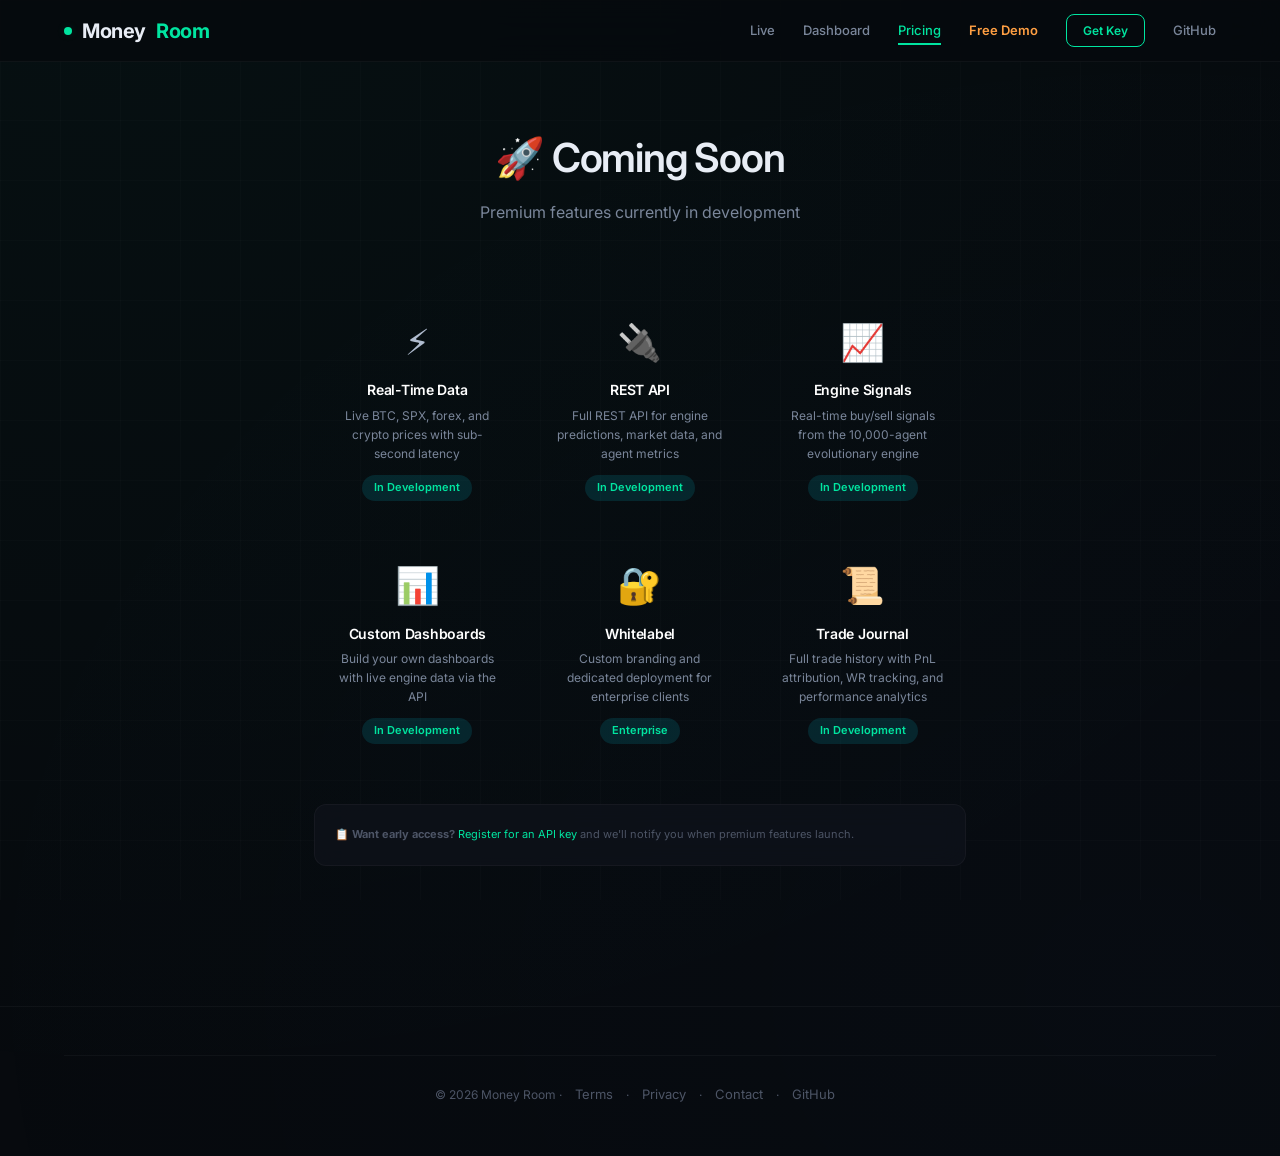
<file: docs/coming-soon.html>
<!DOCTYPE html>
<html lang="en">
<head>
<meta charset="UTF-8">
<meta name="viewport" content="width=device-width, initial-scale=1.0">
<meta name="description" content="Premium features coming soon to Money Room — real-time market data, API access, and engine signals.">
<link rel="icon" type="image/svg+xml" href="favicon.svg">
<title>Coming Soon — Money Room</title>
<link href="https://fonts.googleapis.com/css2?family=Inter:wght@300;400;500;600;700&family=JetBrains+Mono:wght@400;500&display=swap" rel="stylesheet">
<link rel="stylesheet" href="style.css">
<style>
.coming-grid { display:grid; grid-template-columns:repeat(auto-fit,minmax(200px,1fr)); gap:16px; margin-top:24px; }
.coming-card { background:var(--surface); border:1px solid var(--border); border-radius:12px; padding:20px; text-align:center; }
.coming-card .emoji { font-size:36px; margin-bottom:8px; }
.coming-card h3 { font-size:14px; font-weight:600; color:#fff; margin-bottom:4px; }
.coming-card p { font-size:12px; color:var(--text-tertiary); }
.coming-badge { display:inline-block; padding:4px 12px; border-radius:20px; font-size:11px; font-weight:600; background:rgba(0,229,255,0.12); color:var(--accent); margin-top:12px; }
</style>
</head>
<body>

<nav>
  <div class="container">
    <a href="." class="logo"><span class="dot"></span> Money <span>Room</span></a>
    <div class="nav-links">
      <a href=".">Live</a>
      <a href="live.html">Dashboard</a>
      <a href="pricing.html" class="active">Pricing</a>
      <a href="demos/" style="color:var(--orange);font-weight:600">Free&nbsp;Demo</a>
      <a href="register.html" style="background:transparent;color:var(--accent);border:1px solid var(--accent);box-shadow:none;padding:6px 16px;border-radius:8px;font-size:12px;font-weight:600;text-decoration:none">Get&nbsp;Key</a>
      <a href="https://github.com/waefrebeorn/money-room" target="_blank" rel="noopener noreferrer">GitHub</a>
    </div>
  </div>
</nav>

<div class="page-header">
  <div class="container">
    <h1>🚀 Coming Soon</h1>
    <p>Premium features currently in development</p>
  </div>
</div>

<section style="padding-bottom:60px">
  <div class="container" style="max-width:700px">
    <div class="coming-grid">
      <div class="coming-card">
        <div class="emoji">⚡</div>
        <h3>Real-Time Data</h3>
        <p>Live BTC, SPX, forex, and crypto prices with sub-second latency</p>
        <div class="coming-badge">In Development</div>
      </div>
      <div class="coming-card">
        <div class="emoji">🔌</div>
        <h3>REST API</h3>
        <p>Full REST API for engine predictions, market data, and agent metrics</p>
        <div class="coming-badge">In Development</div>
      </div>
      <div class="coming-card">
        <div class="emoji">📈</div>
        <h3>Engine Signals</h3>
        <p>Real-time buy/sell signals from the 10,000-agent evolutionary engine</p>
        <div class="coming-badge">In Development</div>
      </div>
      <div class="coming-card">
        <div class="emoji">📊</div>
        <h3>Custom Dashboards</h3>
        <p>Build your own dashboards with live engine data via the API</p>
        <div class="coming-badge">In Development</div>
      </div>
      <div class="coming-card">
        <div class="emoji">🔐</div>
        <h3>Whitelabel</h3>
        <p>Custom branding and dedicated deployment for enterprise clients</p>
        <div class="coming-badge">Enterprise</div>
      </div>
      <div class="coming-card">
        <div class="emoji">📜</div>
        <h3>Trade Journal</h3>
        <p>Full trade history with PnL attribution, WR tracking, and performance analytics</p>
        <div class="coming-badge">In Development</div>
      </div>
    </div>
    <div class="disclaimer" style="margin-top:40px">
      <p><b>📋 Want early access?</b> <a href="register.html" style="color:var(--accent)">Register for an API key</a> and we'll notify you when premium features launch.</p>
    </div>
  </div>
</section>

<footer class="footer">
  <div class="container">
    <div class="bottom"><span>© 2026 Money Room</span> · <a href="terms.html">Terms</a> · <a href="privacy.html">Privacy</a> · <a href="contact.html">Contact</a> · <a href="https://github.com/waefrebeorn/money-room">GitHub</a></div>
  </div>
</footer>

</body>
</html>
</file>
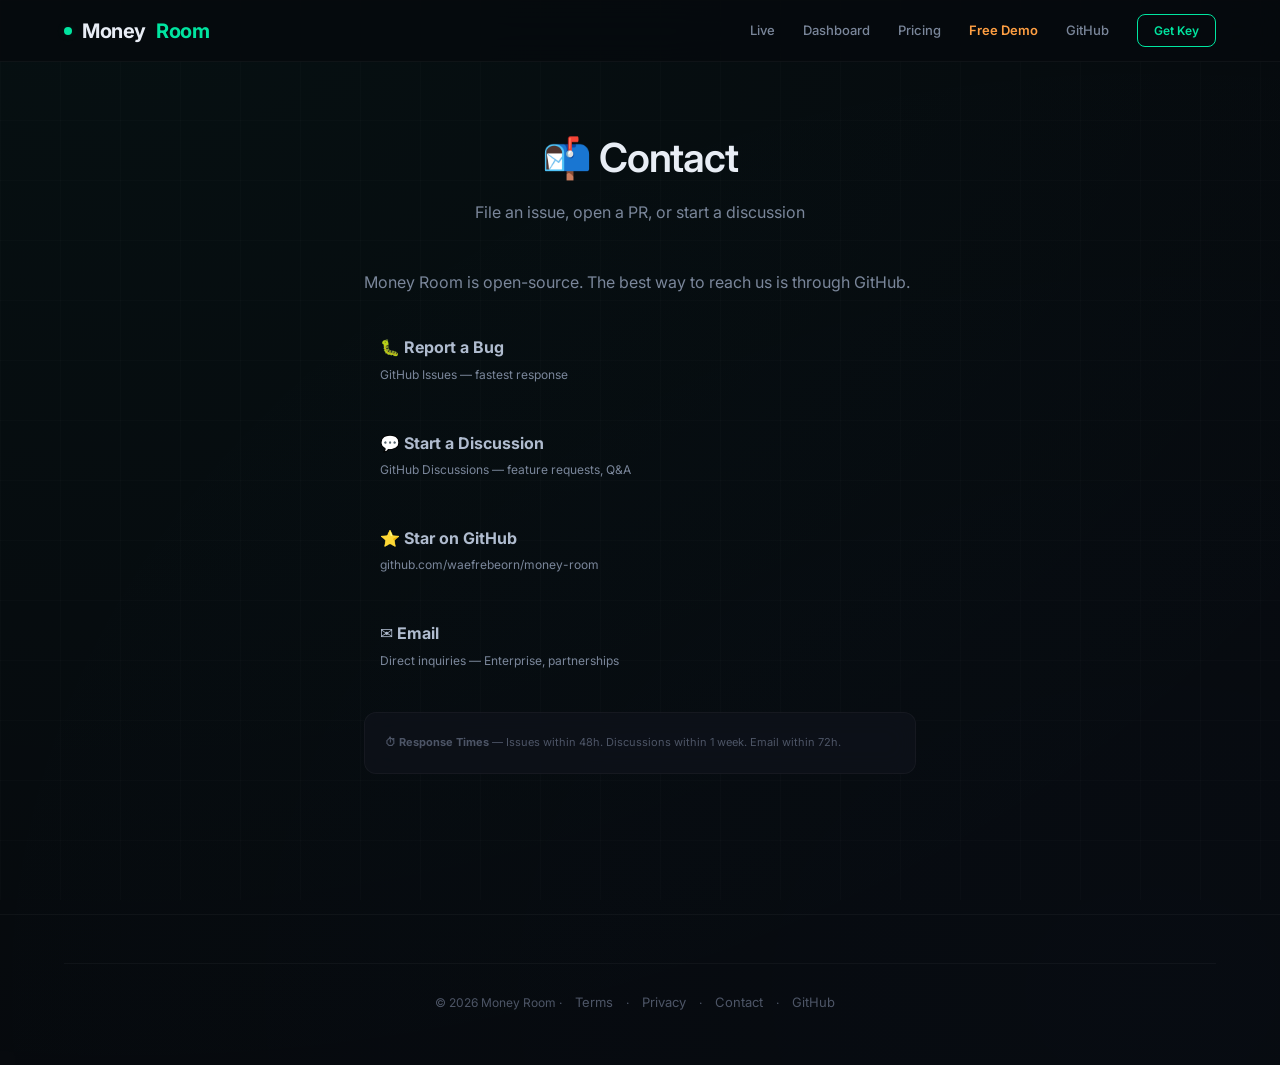
<file: docs/contact.html>
<!DOCTYPE html>
<html lang="en">
<head>
<meta charset="UTF-8">
<meta name="viewport" content="width=device-width, initial-scale=1.0">
<meta name="description" content="Money Room — open-source algorithmic market prediction engine. Contact: GitHub issues, discussions, and PRs.">
<link rel="icon" type="image/svg+xml" href="favicon.svg">
<title>Contact — Money Room</title>
<link href="https://fonts.googleapis.com/css2?family=Inter:wght@300;400;500;600;700&family=JetBrains+Mono:wght@400;500&display=swap" rel="stylesheet">
<link rel="stylesheet" href="style.css">
</head>
<body>

<nav>
  <div class="container">
    <a href="." class="logo"><span class="dot"></span> Money <span>Room</span></a>
    <div class="nav-links">
      <a href=".">Live</a>
      <a href="live.html">Dashboard</a>
      <a href="pricing.html">Pricing</a>
      <a href="demos/" style="color:var(--orange);font-weight:600">Free&nbsp;Demo</a>
      <a href="https://github.com/waefrebeorn/money-room" target="_blank" rel="noopener noreferrer">GitHub</a>
      <a href="register.html" style="background:transparent;color:var(--accent);border:1px solid var(--accent);box-shadow:none;padding:6px 16px;border-radius:8px;font-size:12px;font-weight:600;text-decoration:none">Get&nbsp;Key</a>
    </div>
  </div>
</nav>

<div class="page-header">
  <div class="container">
    <h1>📬 Contact</h1>
    <p>File an issue, open a PR, or start a discussion</p>
  </div>
</div>

<section style="padding-bottom:60px">
  <div class="container" style="max-width:600px">
    <p style="color:var(--text-tertiary);margin-bottom:24px">Money Room is open-source. The best way to reach us is through GitHub.</p>
    <div style="display:flex;flex-direction:column;gap:12px">
      <a href="https://github.com/waefrebeorn/money-room/issues" target="_blank" class="contact-card">
        <strong>🐛 Report a Bug</strong><br>
        <span style="font-size:12px;color:var(--text-tertiary)">GitHub Issues — fastest response</span>
      </a>
      <a href="https://github.com/waefrebeorn/money-room/discussions" target="_blank" class="contact-card">
        <strong>💬 Start a Discussion</strong><br>
        <span style="font-size:12px;color:var(--text-tertiary)">GitHub Discussions — feature requests, Q&A</span>
      </a>
      <a href="https://github.com/waefrebeorn/money-room" target="_blank" class="contact-card">
        <strong>⭐ Star on GitHub</strong><br>
        <span style="font-size:12px;color:var(--text-tertiary)">github.com/waefrebeorn/money-room</span>
      </a>
      <a href="mailto:eman56447@gmail.com" class="contact-card">
        <strong>✉️ Email</strong><br>
        <span style="font-size:12px;color:var(--text-tertiary)">Direct inquiries — Enterprise, partnerships</span>
      </a>
    </div>
    <div class="disclaimer" style="margin-top:24px">
      <p><b>⏱ Response Times</b> — Issues within 48h. Discussions within 1 week. Email within 72h.</p>
    </div>
  </div>
</section>

<footer class="footer">
  <div class="container">
    <div class="bottom"><span>© 2026 Money Room</span> · <a href="terms.html">Terms</a> · <a href="privacy.html">Privacy</a> · <a href="contact.html">Contact</a> · <a href="https://github.com/waefrebeorn/money-room">GitHub</a></div>
  </div>
</footer>

<style>
.contact-card {
  padding:16px;
  background:var(--surface);
  border:1px solid var(--border);
  border-radius:8px;
  text-decoration:none;
  color:var(--text);
  transition: border-color .2s, background .2s;
}
.contact-card:hover {
  border-color:var(--accent);
  background:rgba(0,229,255,0.04);
}
@media (max-width:480px) {
  .contact-card { padding:14px; }
}
</style>
</body>
</html>
</file>
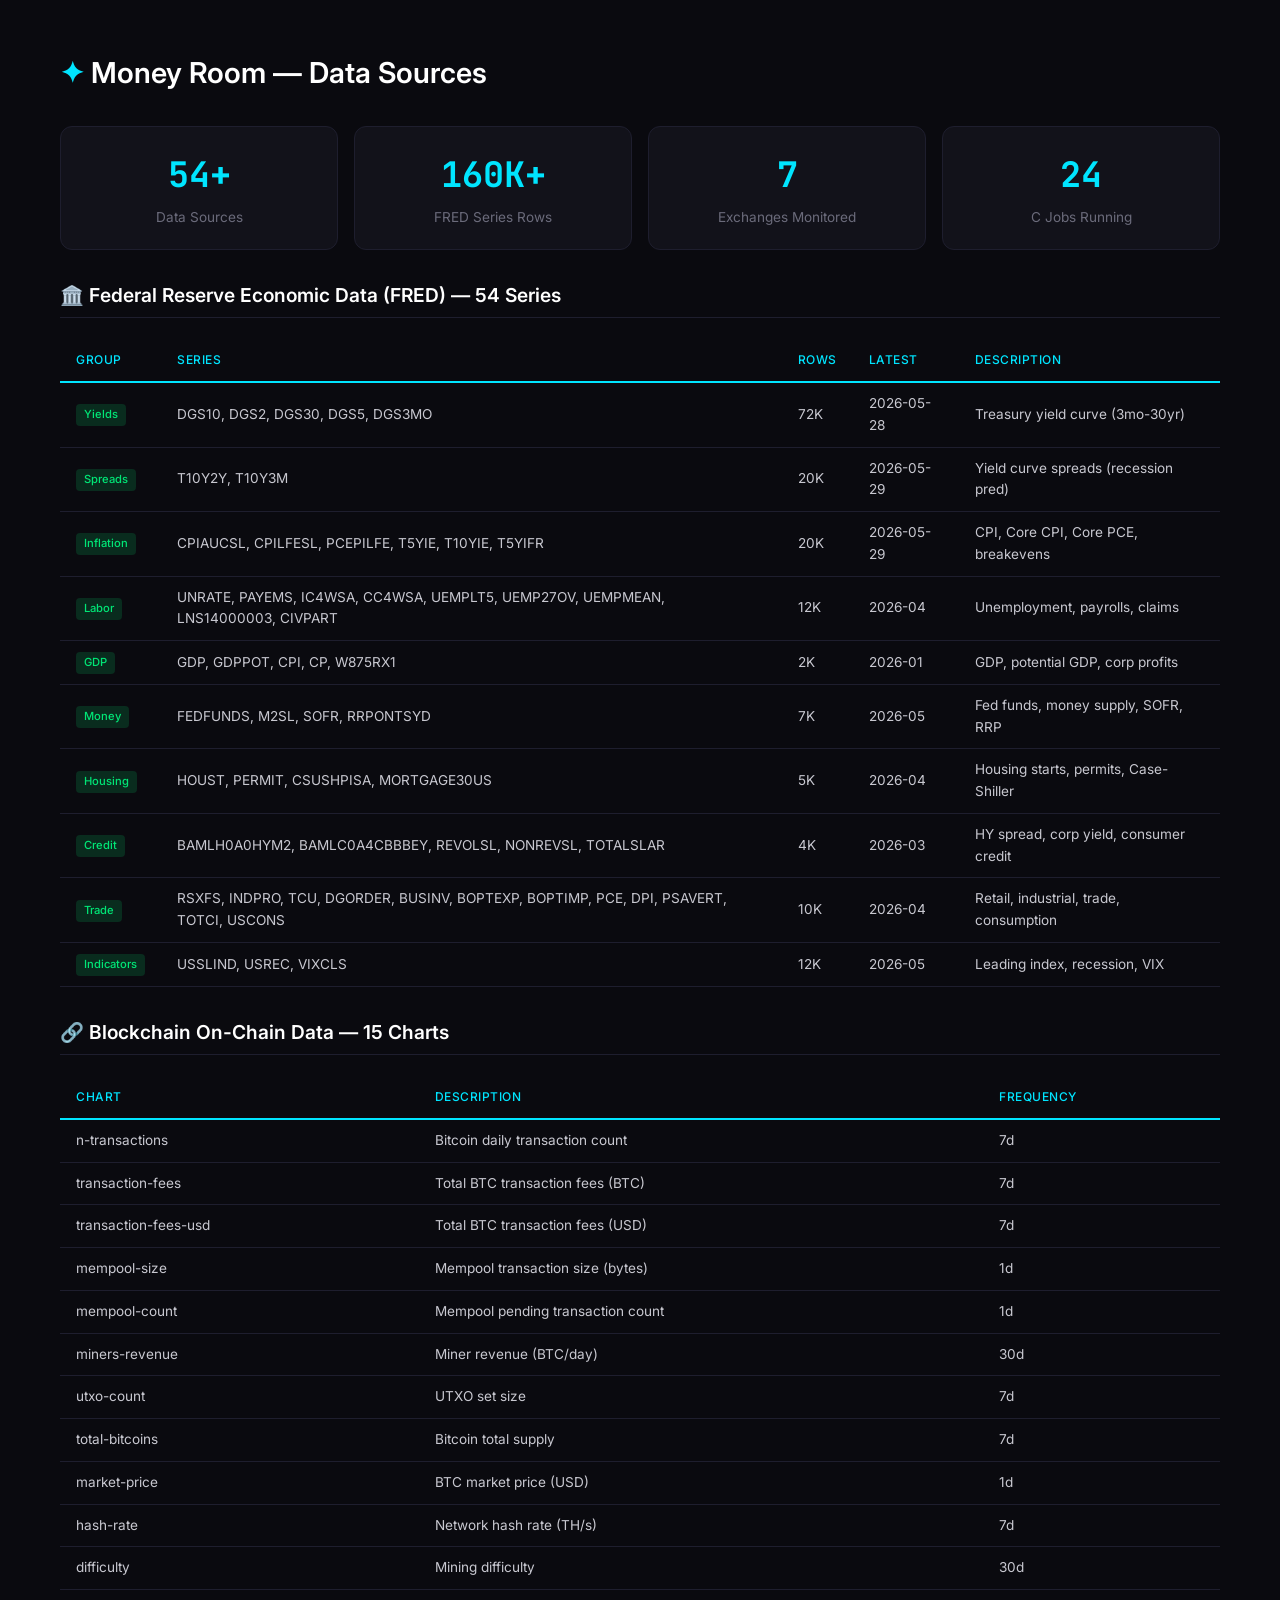
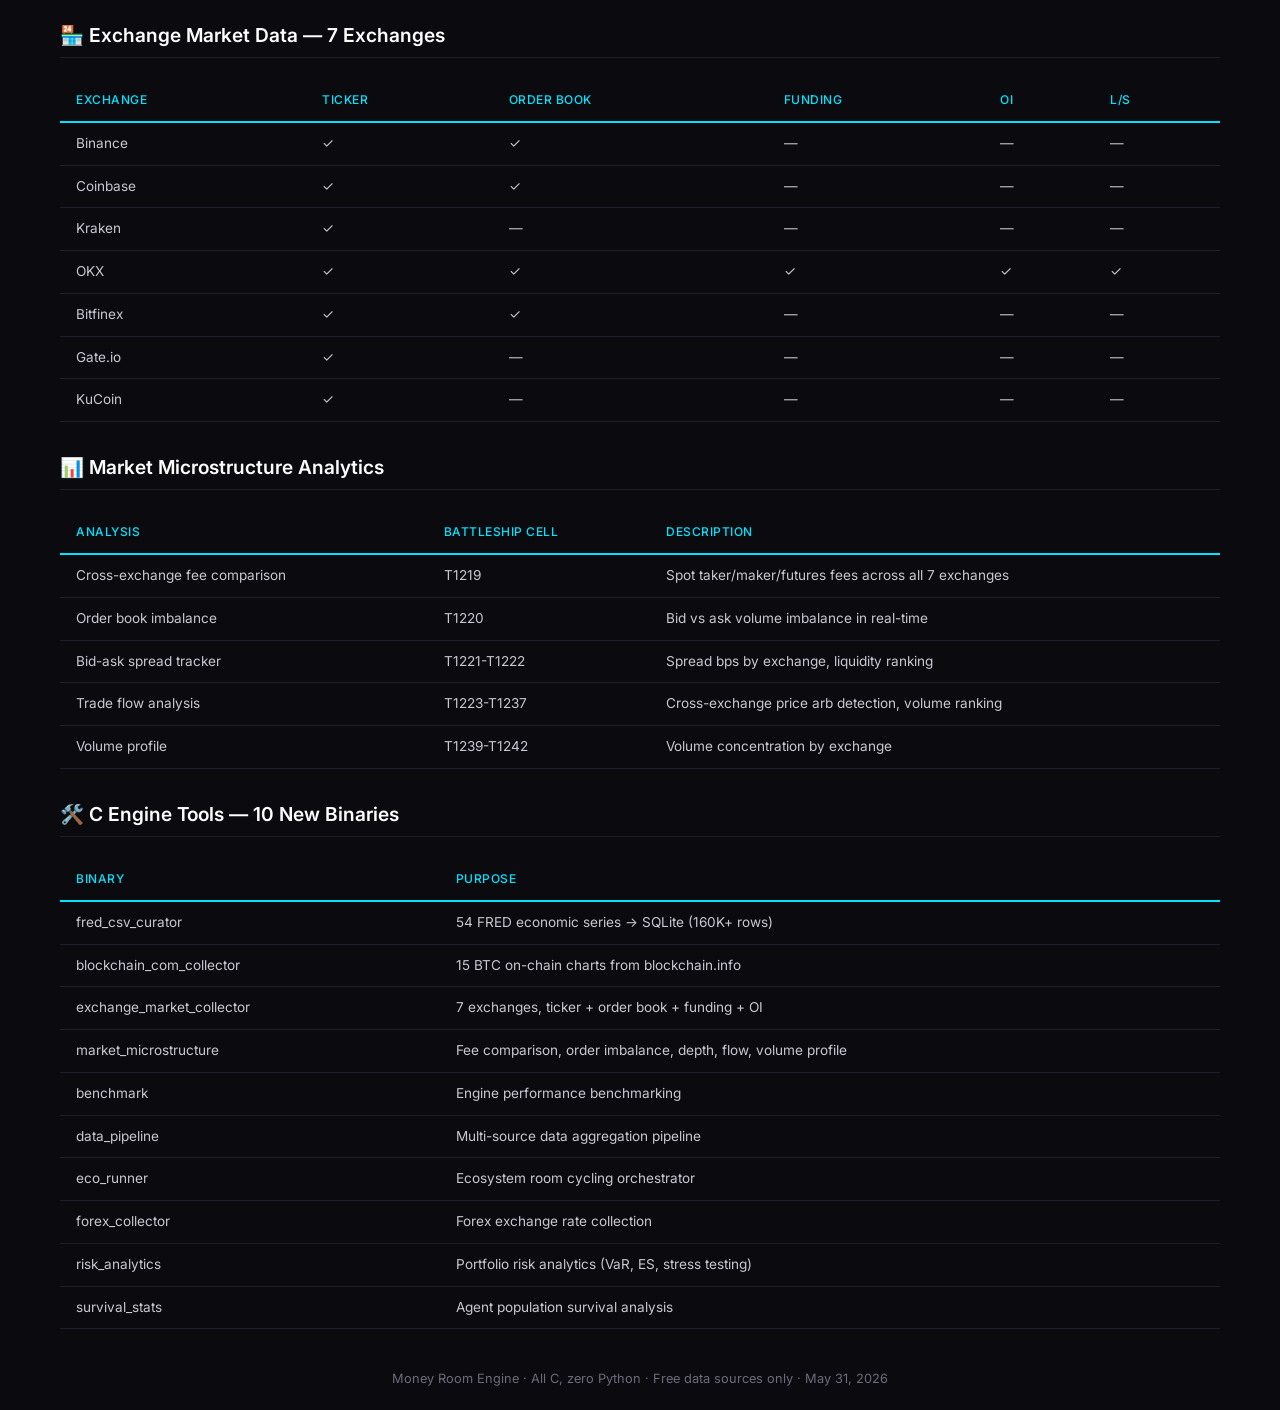
<file: docs/data-sources.html>
<!DOCTYPE html>
<html lang="en">
<head>
<meta charset="UTF-8">
<meta name="description" content="Complete inventory of market data sources: crypto, equities, macro, sentiment. All C collectors, free APIs.">
<link rel="icon" type="image/svg+xml" href="favicon.svg">
<meta name="viewport" content="width=device-width, initial-scale=1.0">
<title>Data Sources — Money Room</title>
<link rel="preconnect" href="https://fonts.googleapis.com">
<link href="https://fonts.googleapis.com/css2?family=Inter:wght@300;400;500;600;700&family=JetBrains+Mono:wght@400;500;700&display=swap" rel="stylesheet">
<style>
:root{--bg:#0a0a0f;--surface:#12121a;--border:#1e1e2e;--text:#c8c8d0;--dim:#6b6b7b;--accent:#00e5ff;--green:#00e676;--orange:#ff9100;--red:#ff1744;--purple:#d500f9}
*{margin:0;padding:0;box-sizing:border-box}
body{font-family:'Inter',sans-serif;background:var(--bg);color:var(--text);line-height:1.6}
.container{max-width:1200px;margin:0 auto;padding:20px}
h1{font-size:1.8rem;font-weight:600;margin:30px 0;color:#fff}
h1 span{color:var(--accent)}
.stats-grid{display:grid;grid-template-columns:repeat(auto-fit,minmax(200px,1fr));gap:16px;margin:20px 0}
.stat-card{background:var(--surface);border:1px solid var(--border);border-radius:12px;padding:20px;text-align:center}
.stat-card .num{font-size:2.2rem;font-weight:700;color:var(--accent);font-family:'JetBrains Mono',monospace}
.stat-card .label{font-size:0.85rem;color:var(--dim);margin-top:4px}
.source-table{width:100%;border-collapse:collapse;margin:20px 0;font-size:0.85rem}
.source-table th{text-align:left;padding:12px 16px;border-bottom:2px solid var(--accent);color:var(--accent);font-weight:500;font-size:0.75rem;text-transform:uppercase;letter-spacing:0.5px}
.source-table td{padding:10px 16px;border-bottom:1px solid var(--border)}
.source-table tr:hover{background:rgba(0,229,255,0.03)}
.badge{display:inline-block;padding:2px 8px;border-radius:4px;font-size:0.7rem;font-weight:500}
.badge-crypto{background:rgba(255,145,0,0.15);color:var(--orange)}
.badge-macro{background:rgba(0,230,118,0.15);color:var(--green)}
.badge-equity{background:rgba(0,229,255,0.15);color:var(--accent)}
.badge-alt{background:rgba(213,0,249,0.15);color:var(--purple)}
.badge-sentiment{background:rgba(255,23,68,0.15);color:var(--red)}
.category-group{margin:30px 0}
.category-group h2{font-size:1.2rem;font-weight:600;color:#fff;margin-bottom:12px;padding-bottom:6px;border-bottom:1px solid var(--border)}
</style>
</head>
<body>
<div class="container">
  <h1><span>✦</span> Money Room — Data Sources</h1>

  <div class="stats-grid">
    <div class="stat-card"><div class="num" id="sourceCount">54+</div><div class="label">Data Sources</div></div>
    <div class="stat-card"><div class="num" id="rowCount">160K+</div><div class="label">FRED Series Rows</div></div>
    <div class="stat-card"><div class="num" id="exCount">7</div><div class="label">Exchanges Monitored</div></div>
    <div class="stat-card"><div class="num" id="cronCount">24</div><div class="label">C Jobs Running</div></div>
  </div>

  <div class="category-group">
    <h2>🏛️ Federal Reserve Economic Data (FRED) — 54 Series</h2>
    <table class="source-table">
      <tr><th>Group</th><th>Series</th><th>Rows</th><th>Latest</th><th>Description</th></tr>
      <tr><td><span class="badge badge-macro">Yields</span></td><td>DGS10, DGS2, DGS30, DGS5, DGS3MO</td><td>72K</td><td>2026-05-28</td><td>Treasury yield curve (3mo-30yr)</td></tr>
      <tr><td><span class="badge badge-macro">Spreads</span></td><td>T10Y2Y, T10Y3M</td><td>20K</td><td>2026-05-29</td><td>Yield curve spreads (recession pred)</td></tr>
      <tr><td><span class="badge badge-macro">Inflation</span></td><td>CPIAUCSL, CPILFESL, PCEPILFE, T5YIE, T10YIE, T5YIFR</td><td>20K</td><td>2026-05-29</td><td>CPI, Core CPI, Core PCE, breakevens</td></tr>
      <tr><td><span class="badge badge-macro">Labor</span></td><td>UNRATE, PAYEMS, IC4WSA, CC4WSA, UEMPLT5, UEMP27OV, UEMPMEAN, LNS14000003, CIVPART</td><td>12K</td><td>2026-04</td><td>Unemployment, payrolls, claims</td></tr>
      <tr><td><span class="badge badge-macro">GDP</span></td><td>GDP, GDPPOT, CPI, CP, W875RX1</td><td>2K</td><td>2026-01</td><td>GDP, potential GDP, corp profits</td></tr>
      <tr><td><span class="badge badge-macro">Money</span></td><td>FEDFUNDS, M2SL, SOFR, RRPONTSYD</td><td>7K</td><td>2026-05</td><td>Fed funds, money supply, SOFR, RRP</td></tr>
      <tr><td><span class="badge badge-macro">Housing</span></td><td>HOUST, PERMIT, CSUSHPISA, MORTGAGE30US</td><td>5K</td><td>2026-04</td><td>Housing starts, permits, Case-Shiller</td></tr>
      <tr><td><span class="badge badge-macro">Credit</span></td><td>BAMLH0A0HYM2, BAMLC0A4CBBBEY, REVOLSL, NONREVSL, TOTALSLAR</td><td>4K</td><td>2026-03</td><td>HY spread, corp yield, consumer credit</td></tr>
      <tr><td><span class="badge badge-macro">Trade</span></td><td>RSXFS, INDPRO, TCU, DGORDER, BUSINV, BOPTEXP, BOPTIMP, PCE, DPI, PSAVERT, TOTCI, USCONS</td><td>10K</td><td>2026-04</td><td>Retail, industrial, trade, consumption</td></tr>
      <tr><td><span class="badge badge-macro">Indicators</span></td><td>USSLIND, USREC, VIXCLS</td><td>12K</td><td>2026-05</td><td>Leading index, recession, VIX</td></tr>
    </table>
  </div>

  <div class="category-group">
    <h2>🔗 Blockchain On-Chain Data — 15 Charts</h2>
    <table class="source-table">
      <tr><th>Chart</th><th>Description</th><th>Frequency</th></tr>
      <tr><td>n-transactions</td><td>Bitcoin daily transaction count</td><td>7d</td></tr>
      <tr><td>transaction-fees</td><td>Total BTC transaction fees (BTC)</td><td>7d</td></tr>
      <tr><td>transaction-fees-usd</td><td>Total BTC transaction fees (USD)</td><td>7d</td></tr>
      <tr><td>mempool-size</td><td>Mempool transaction size (bytes)</td><td>1d</td></tr>
      <tr><td>mempool-count</td><td>Mempool pending transaction count</td><td>1d</td></tr>
      <tr><td>miners-revenue</td><td>Miner revenue (BTC/day)</td><td>30d</td></tr>
      <tr><td>utxo-count</td><td>UTXO set size</td><td>7d</td></tr>
      <tr><td>total-bitcoins</td><td>Bitcoin total supply</td><td>7d</td></tr>
      <tr><td>market-price</td><td>BTC market price (USD)</td><td>1d</td></tr>
      <tr><td>hash-rate</td><td>Network hash rate (TH/s)</td><td>7d</td></tr>
      <tr><td>difficulty</td><td>Mining difficulty</td><td>30d</td></tr>
    </table>
  </div>

  <div class="category-group">
    <h2>🏪 Exchange Market Data — 7 Exchanges</h2>
    <table class="source-table">
      <tr><th>Exchange</th><th>Ticker</th><th>Order Book</th><th>Funding</th><th>OI</th><th>L/S</th></tr>
      <tr><td>Binance</td><td>✓</td><td>✓</td><td>—</td><td>—</td><td>—</td></tr>
      <tr><td>Coinbase</td><td>✓</td><td>✓</td><td>—</td><td>—</td><td>—</td></tr>
      <tr><td>Kraken</td><td>✓</td><td>—</td><td>—</td><td>—</td><td>—</td></tr>
      <tr><td>OKX</td><td>✓</td><td>✓</td><td>✓</td><td>✓</td><td>✓</td></tr>
      <tr><td>Bitfinex</td><td>✓</td><td>✓</td><td>—</td><td>—</td><td>—</td></tr>
      <tr><td>Gate.io</td><td>✓</td><td>—</td><td>—</td><td>—</td><td>—</td></tr>
      <tr><td>KuCoin</td><td>✓</td><td>—</td><td>—</td><td>—</td><td>—</td></tr>
    </table>
  </div>

  <div class="category-group">
    <h2>📊 Market Microstructure Analytics</h2>
    <table class="source-table">
      <tr><th>Analysis</th><th>Battleship Cell</th><th>Description</th></tr>
      <tr><td>Cross-exchange fee comparison</td><td>T1219</td><td>Spot taker/maker/futures fees across all 7 exchanges</td></tr>
      <tr><td>Order book imbalance</td><td>T1220</td><td>Bid vs ask volume imbalance in real-time</td></tr>
      <tr><td>Bid-ask spread tracker</td><td>T1221-T1222</td><td>Spread bps by exchange, liquidity ranking</td></tr>
      <tr><td>Trade flow analysis</td><td>T1223-T1237</td><td>Cross-exchange price arb detection, volume ranking</td></tr>
      <tr><td>Volume profile</td><td>T1239-T1242</td><td>Volume concentration by exchange</td></tr>
    </table>
  </div>

  <div class="category-group">
    <h2>🛠️ C Engine Tools — 10 New Binaries</h2>
    <table class="source-table">
      <tr><th>Binary</th><th>Purpose</th></tr>
      <tr><td>fred_csv_curator</td><td>54 FRED economic series → SQLite (160K+ rows)</td></tr>
      <tr><td>blockchain_com_collector</td><td>15 BTC on-chain charts from blockchain.info</td></tr>
      <tr><td>exchange_market_collector</td><td>7 exchanges, ticker + order book + funding + OI</td></tr>
      <tr><td>market_microstructure</td><td>Fee comparison, order imbalance, depth, flow, volume profile</td></tr>
      <tr><td>benchmark</td><td>Engine performance benchmarking</td></tr>
      <tr><td>data_pipeline</td><td>Multi-source data aggregation pipeline</td></tr>
      <tr><td>eco_runner</td><td>Ecosystem room cycling orchestrator</td></tr>
      <tr><td>forex_collector</td><td>Forex exchange rate collection</td></tr>
      <tr><td>risk_analytics</td><td>Portfolio risk analytics (VaR, ES, stress testing)</td></tr>
      <tr><td>survival_stats</td><td>Agent population survival analysis</td></tr>
    </table>
  </div>

  <p style="margin-top:40px;color:var(--dim);font-size:0.8rem;text-align:center">
    Money Room Engine · All C, zero Python · Free data sources only · May 31, 2026
  </p>
</div>
</body>
</html>
</file>
<file: style.css>
/* ═══════════════════════════════════════════════════════
 * Money Room — Dark Trading Floor Theme
 * ═══════════════════════════════════════════════════════ */

:root {
  --bg-deep: #020305;
  --bg-page: #070a0e;
  --bg-panel: rgba(14, 18, 26, 0.82);
  --bg-surface: rgba(22, 28, 40, 0.7);
  --bg-elevated: rgba(30, 38, 54, 0.6);
  --text-primary: #e8edf5;
  --text-secondary: #b0bccf;
  --text-tertiary: #7a869a;
  --text-quaternary: #4d5566;
  --accent: #00e5a0;
  --accent-hover: #33ffbe;
  --accent-dim: rgba(0, 229, 160, 0.12);
  --accent-glow: rgba(0, 229, 160, 0.05);
  --bullish: #00e5a0;
  --bearish: #ff3860;
  --neutral: #7a869a;
  --orange: #ff9f43;
  --blue: #4a8bff;
  --purple: #a855f7;
  --border-subtle: rgba(255, 255, 255, 0.04);
  --border-standard: rgba(255, 255, 255, 0.07);
  --border-strong: rgba(255, 255, 255, 0.12);
  --shadow-card: 0 0 0 1px rgba(255, 255, 255, 0.04), 0 8px 32px rgba(0, 0, 0, 0.5);
  --shadow-glow: 0 0 40px rgba(0, 229, 160, 0.06);
  --radius-sm: 4px;
  --radius-md: 8px;
  --radius-lg: 12px;
  --radius-xl: 16px;
}

* { margin: 0; padding: 0; box-sizing: border-box; }

html { scroll-behavior: smooth; }

body {
  font-family: 'Inter', -apple-system, system-ui, sans-serif;
  background: var(--bg-page);
  color: var(--text-secondary);
  line-height: 1.6;
  -webkit-font-smoothing: antialiased;
  min-height: 100vh;
  overflow-x: hidden;
}

/* ── Grid Background ── */
body::before {
  content: '';
  position: fixed;
  inset: 0;
  background-image:
    linear-gradient(rgba(255, 255, 255, 0.015) 1px, transparent 1px),
    linear-gradient(90deg, rgba(255, 255, 255, 0.015) 1px, transparent 1px);
  background-size: 60px 60px;
  pointer-events: none;
  z-index: 0;
}

/* Radial gradient overlay */
body::after {
  content: '';
  position: fixed;
  top: -50%;
  left: -50%;
  width: 200%;
  height: 200%;
  background: radial-gradient(ellipse at 30% 20%, rgba(0, 229, 160, 0.03) 0%, transparent 60%),
              radial-gradient(ellipse at 70% 80%, rgba(74, 139, 255, 0.02) 0%, transparent 50%);
  pointer-events: none;
  z-index: 0;
}

/* ── Animations ── */
@keyframes pulse { 0%, 100% { opacity: 1; } 50% { opacity: 0.35; } }
@keyframes fadeIn { from { opacity: 0; transform: translateY(12px); } to { opacity: 1; transform: translateY(0); } }
@keyframes slideUp { from { opacity: 0; transform: translateY(24px); } to { opacity: 1; transform: translateY(0); } }
@keyframes glowPulse { 0%, 100% { box-shadow: 0 0 8px var(--accent-dim); } 50% { box-shadow: 0 0 24px var(--accent-dim); } }
@keyframes shimmer { 0% { background-position: -200% 0; } 100% { background-position: 200% 0; } }
@keyframes countUp { from { opacity: 0; transform: translateY(8px); } to { opacity: 1; transform: translateY(0); } }
@keyframes scrollMarquee { 0% { transform: translateX(0); } 100% { transform: translateX(-50%); } }
@keyframes float { 0%, 100% { transform: translateY(0); } 50% { transform: translateY(-6px); } }
@keyframes borderGlow { 0%, 100% { border-color: var(--border-standard); } 50% { border-color: var(--accent-dim); } }
@keyframes matrixRain { 0% { opacity: 0; transform: translateY(-20px); } 100% { opacity: 0.15; transform: translateY(20px); } }

.animate-in {
  animation: fadeIn 0.5s ease-out forwards;
  opacity: 0;
}

/* ── Typography ── */
h1, h2, h3, h4 { color: var(--text-primary); font-weight: 600; letter-spacing: -0.02em; }
h1 { letter-spacing: -0.03em; }
a { color: var(--accent); text-decoration: none; transition: color 0.2s; }
a:hover { color: var(--accent-hover); }
code, pre, .mono { font-family: 'JetBrains Mono', monospace; }

/* ── Container ── */
.container { max-width: 1200px; margin: 0 auto; padding: 0 24px; position: relative; z-index: 1; }

/* ── Navigation ── */
nav {
  display: flex; align-items: center; justify-content: space-between;
  padding: 14px 0;
  border-bottom: 1px solid var(--border-subtle);
  position: sticky; top: 0; z-index: 100;
  background: rgba(7, 10, 14, 0.85);
  backdrop-filter: blur(20px);
  -webkit-backdrop-filter: blur(20px);
}
nav .container { display: flex; align-items: center; justify-content: space-between; width: 100%; }
nav .logo {
  font-size: 20px; font-weight: 700; color: var(--text-primary);
  display: flex; align-items: center; gap: 10px;
  letter-spacing: -0.02em;
}
nav .logo span { color: var(--accent); }
nav .logo .dot {
  display: inline-block; width: 8px; height: 8px;
  border-radius: 50%; background: var(--accent);
  animation: pulse 1.5s ease-in-out infinite;
  box-shadow: 0 0 8px var(--accent-dim);
}
nav .nav-links { display: flex; align-items: center; gap: 28px; }
nav .nav-links a {
  font-size: 13px; color: var(--text-tertiary); font-weight: 500;
  transition: color 0.2s; position: relative;
}
nav .nav-links a::after {
  content: ''; position: absolute; bottom: -4px; left: 0;
  width: 0; height: 1.5px; background: var(--accent);
  transition: width 0.2s;
}
nav .nav-links a:hover { color: var(--text-primary); }
nav .nav-links a:hover::after { width: 100%; }
nav .nav-links a.active { color: var(--accent); }
nav .nav-links a.active::after { width: 100%; }
nav .nav-links .nav-cta {
  padding: 8px 22px; background: var(--accent); color: var(--bg-deep);
  border-radius: var(--radius-md); font-weight: 600; font-size: 13px;
  transition: all 0.2s; box-shadow: 0 0 16px var(--accent-dim);
}
nav .nav-links .nav-cta::after { display: none; }
nav .nav-links .nav-cta:hover { background: var(--accent-hover); color: var(--bg-deep); transform: translateY(-1px); box-shadow: 0 0 24px var(--accent-dim); }

/* ── Live Ticker Banner ── */
.live-banner {
  position: relative; z-index: 1;
  display: flex; align-items: center;
  padding: 8px 0;
  background: linear-gradient(90deg, rgba(0, 229, 160, 0.04), rgba(74, 139, 255, 0.02), rgba(0, 229, 160, 0.04));
  border-bottom: 1px solid var(--border-subtle);
  overflow: hidden;
  font-size: 13px; font-family: 'JetBrains Mono', monospace;
}
.live-banner-inner {
  display: flex; align-items: center; gap: 0;
  animation: scrollMarquee 60s linear infinite;
  width: max-content;
}
.live-banner:hover .live-banner-inner { animation-play-state: paused; }
.live-banner-item {
  display: flex; align-items: center; gap: 8px;
  padding: 0 24px; white-space: nowrap;
}
.live-banner-symbol { color: var(--text-quaternary); font-weight: 500; font-size: 11px; text-transform: uppercase; letter-spacing: 0.06em; }
.live-banner-price { color: var(--text-primary); font-weight: 600; font-size: 13px; }
.live-banner-chg { font-weight: 500; font-size: 11px; padding: 1px 6px; border-radius: 3px; }
.live-banner-chg.up { color: var(--bullish); background: var(--accent-dim); }
.live-banner-chg.down { color: var(--bearish); background: rgba(255, 56, 96, 0.12); }
.live-banner-divider { width: 1px; height: 14px; background: var(--border-standard); flex-shrink: 0; }
.live-banner-status {
  display: flex; align-items: center; gap: 6px;
  color: var(--text-quaternary); font-size: 10px; text-transform: uppercase;
  letter-spacing: 0.08em;
}
.live-banner-dot {
  width: 5px; height: 5px; border-radius: 50%; background: var(--accent);
  animation: pulse 1.5s ease-in-out infinite;
  box-shadow: 0 0 6px var(--accent-dim);
}

/* ── Hero ── */
.hero {
  padding: 100px 0 70px; text-align: center;
  position: relative; z-index: 1; overflow: hidden;
}
.hero::before {
  content: '';
  position: absolute;
  top: 50%; left: 50%;
  width: 900px; height: 900px;
  background: radial-gradient(circle, rgba(0, 229, 160, 0.06) 0%, transparent 65%);
  transform: translate(-50%, -50%);
  pointer-events: none;
}
.hero::after {
  content: '';
  position: absolute;
  top: 30%; right: 20%;
  width: 400px; height: 400px;
  background: radial-gradient(circle, rgba(74, 139, 255, 0.04) 0%, transparent 60%);
  pointer-events: none;
}
.hero h1 {
  font-size: 58px; font-weight: 700; color: var(--text-primary);
  letter-spacing: -0.04em; margin-bottom: 18px;
  line-height: 1.12; position: relative;
}
.hero h1 span {
  background: linear-gradient(135deg, var(--accent), var(--blue));
  -webkit-background-clip: text;
  -webkit-text-fill-color: transparent;
  background-clip: text;
}
.hero .subtitle {
  font-size: 17px; color: var(--text-tertiary);
  max-width: 580px; margin: 0 auto 36px;
  line-height: 1.7; font-weight: 400;
}
.hero .data-stream {
  font-family: 'JetBrains Mono', monospace;
  font-size: 11px; color: rgba(0, 229, 160, 0.12);
  margin-bottom: 28px;
  letter-spacing: 0.15em;
  overflow: hidden; white-space: nowrap;
  max-width: 600px; margin-left: auto; margin-right: auto;
}
.hero .cta { display: flex; gap: 14px; justify-content: center; flex-wrap: wrap; }
.hero .cta a {
  padding: 14px 32px; border-radius: var(--radius-md);
  font-size: 14px; font-weight: 600; text-decoration: none;
  transition: all 0.25s; cursor: pointer;
}
.hero .cta .primary {
  background: linear-gradient(135deg, var(--accent), #00cc8a);
  color: var(--bg-deep); box-shadow: 0 0 24px var(--accent-dim);
}
.hero .cta .primary:hover { transform: translateY(-2px); box-shadow: 0 0 32px var(--accent-dim); }
.hero .cta .secondary {
  background: var(--bg-surface); color: var(--text-primary);
  border: 1px solid var(--border-standard); backdrop-filter: blur(8px);
}
.hero .cta .secondary:hover { border-color: var(--border-strong); transform: translateY(-2px); background: rgba(22, 28, 40, 0.9); }

/* ── Stats Bar ── */
.stats-bar {
  padding: 36px 0;
  border-top: 1px solid var(--border-subtle);
  border-bottom: 1px solid var(--border-subtle);
  position: relative; z-index: 1;
  background: linear-gradient(180deg, rgba(0, 229, 160, 0.02), transparent);
}
.stats-bar .grid {
  display: grid; grid-template-columns: repeat(auto-fit, minmax(150px, 1fr));
  gap: 20px;
}
.stat-block { text-align: center; }
.stat-block .metric-value {
  font-size: 28px; font-weight: 700; color: var(--text-primary);
  font-family: 'JetBrains Mono', monospace;
  transition: color 0.3s;
}
.stat-block .metric-value.live { animation: countUp 0.4s ease-out; }
.stat-block .metric-value.loading { color: var(--text-quaternary); animation: pulse 1.5s ease-in-out infinite; }
.stat-block .metric-label {
  font-size: 11px; color: var(--text-quaternary);
  margin-top: 4px; text-transform: uppercase; letter-spacing: 0.08em;
}
.live-row {
  display: flex; gap: 24px; flex-wrap: wrap; justify-content: center;
  margin-top: 20px; font-size: 12px; color: var(--text-tertiary); font-family: 'JetBrains Mono', monospace;
}
.live-row .dot { width: 6px; height: 6px; border-radius: 50%; display: inline-block; margin-right: 6px; }
.live-row .dot.green { background: var(--bullish); box-shadow: 0 0 6px var(--accent-dim); }
.live-row .dot.orange { background: var(--orange); }
.live-row .dot.red { background: var(--bearish); }

/* ── Section ── */
.section { padding: 70px 0; position: relative; z-index: 1; }
.section-title { text-align: center; margin-bottom: 48px; }
.section-title h2 { font-size: 34px; margin-bottom: 10px; }
.section-title h2 span { color: var(--accent); }
.section-title p { color: var(--text-tertiary); font-size: 15px; max-width: 480px; margin: 0 auto; }

/* ── Feature Cards ── */
.card-grid {
  display: grid; grid-template-columns: repeat(auto-fit, minmax(280px, 1fr));
  gap: 20px;
}
.card {
  background: var(--bg-panel);
  border: 1px solid var(--border-subtle);
  border-radius: var(--radius-lg);
  padding: 28px 24px;
  transition: all 0.3s;
  backdrop-filter: blur(12px);
  -webkit-backdrop-filter: blur(12px);
  position: relative; overflow: hidden;
}
.card::before {
  content: '';
  position: absolute; top: 0; left: 0; right: 0;
  height: 1px; background: linear-gradient(90deg, transparent, rgba(0, 229, 160, 0.15), transparent);
  opacity: 0; transition: opacity 0.3s;
}
.card:hover {
  border-color: var(--border-standard);
  transform: translateY(-3px);
  box-shadow: var(--shadow-glow);
}
.card:hover::before { opacity: 1; }
.card .feature-icon { font-size: 28px; margin-bottom: 14px; display: block; }
.card h3 { font-size: 16px; margin-bottom: 10px; }
.card p { font-size: 13px; color: var(--text-tertiary); line-height: 1.7; }
.card .badge {
  display: inline-block; padding: 3px 10px; border-radius: 4px;
  font-size: 11px; font-weight: 600; margin-top: 10px;
}
.card .badge.green { background: var(--accent-dim); color: var(--accent); }
.card .badge.orange { background: rgba(255, 159, 67, 0.15); color: var(--orange); }
.card .badge.blue { background: rgba(74, 139, 255, 0.12); color: var(--blue); }

/* ── Dashboard Grid ── */
.dashboard-grid {
  display: grid; grid-template-columns: repeat(4, 1fr); gap: 16px;
  margin-bottom: 24px;
}
.dashboard-row { display: grid; grid-template-columns: 1fr 1fr; gap: 16px; margin-bottom: 24px; }

/* ── Live Data Cards ── */
.live-card {
  background: var(--bg-panel);
  border: 1px solid var(--border-subtle);
  border-radius: var(--radius-lg);
  padding: 20px;
  backdrop-filter: blur(12px);
  -webkit-backdrop-filter: blur(12px);
  transition: border-color 0.2s, transform 0.2s;
  position: relative; overflow: hidden;
}
.live-card::before {
  content: '';
  position: absolute; top: 0; left: 0; right: 0;
  height: 1px;
  background: linear-gradient(90deg, transparent, rgba(255, 255, 255, 0.06), transparent);
}
.live-card:hover { border-color: var(--border-standard); transform: translateY(-1px); }
.live-card .top { display: flex; justify-content: space-between; align-items: flex-start; margin-bottom: 8px; }
.live-card .label {
  font-size: 10px; color: var(--text-quaternary);
  text-transform: uppercase; letter-spacing: 0.1em;
}
.live-card .val {
  font-size: 24px; font-weight: 700; color: var(--text-primary);
  font-family: 'JetBrains Mono', monospace;
}
.live-card .val.small { font-size: 18px; }
.live-card .sub { font-size: 12px; color: var(--text-tertiary); margin-top: 4px; }
.live-card .gauge { height: 3px; background: rgba(255, 255, 255, 0.06); border-radius: 2px; margin-top: 10px; overflow: hidden; }
.live-card .gauge-fill { height: 100%; border-radius: 2px; transition: width 0.6s ease; }
.live-card .gauge-fill.green { background: linear-gradient(90deg, var(--accent), #33ffbe); }
.live-card .gauge-fill.red { background: linear-gradient(90deg, var(--bearish), #ff6b84); }
.live-card .gauge-fill.orange { background: linear-gradient(90deg, var(--orange), #ffb86c); }
.live-card .kpi-down { font-size: 11px; color: var(--text-quaternary); margin-top: 6px; font-family: 'JetBrains Mono', monospace; }

/* ── Live Grid ── */
.live-grid {
  display: grid; grid-template-columns: repeat(auto-fit, minmax(220px, 1fr));
  gap: 16px;
}
.live-row-grid { display: grid; grid-template-columns: 1fr 1fr; gap: 16px; margin-bottom: 24px; }

/* ── Table ── */
.live-table {
  background: var(--bg-panel);
  border: 1px solid var(--border-subtle);
  border-radius: var(--radius-lg);
  overflow: hidden;
  backdrop-filter: blur(12px);
  -webkit-backdrop-filter: blur(12px);
}
.live-table h3 {
  padding: 16px 20px; font-size: 11px; font-weight: 600;
  text-transform: uppercase; letter-spacing: 0.06em;
  color: var(--text-tertiary);
  border-bottom: 1px solid var(--border-subtle);
}
.live-table table { width: 100%; border-collapse: collapse; }
.live-table td {
  padding: 10px 20px; font-size: 13px;
  border-bottom: 1px solid var(--border-subtle);
}
.live-table tr:last-child td { border-bottom: none; }
.live-table td:first-child { color: var(--text-quaternary); font-size: 12px; }
.live-table td:last-child {
  text-align: right; font-family: 'JetBrains Mono', monospace;
  color: var(--text-secondary); font-weight: 500;
}
.live-table .loading td { text-align: center; color: var(--text-quaternary); padding: 32px; }

/* ── Agent List ── */
.agent-list { max-height: 400px; overflow-y: auto; }
.agent-list::-webkit-scrollbar { width: 4px; }
.agent-list::-webkit-scrollbar-track { background: transparent; }
.agent-list::-webkit-scrollbar-thumb { background: var(--border-strong); border-radius: 2px; }
.agent-row {
  display: flex; align-items: center; gap: 12px;
  padding: 8px 20px; border-bottom: 1px solid var(--border-subtle);
  font-size: 12px; font-family: 'JetBrains Mono', monospace;
  transition: background 0.2s;
}
.agent-row:hover { background: var(--bg-surface); }
.agent-row .rank {
  color: var(--text-quaternary); width: 28px; font-size: 11px;
  text-align: right;
}
.agent-row .name {
  color: var(--text-secondary); flex: 1;
  overflow: hidden; text-overflow: ellipsis; white-space: nowrap;
}
.agent-row .pnl-bar {
  flex: 0 0 80px; height: 6px; border-radius: 3px;
  background: rgba(255, 255, 255, 0.05); overflow: hidden;
}
.agent-row .pnl-fill {
  height: 100%; border-radius: 3px;
  transition: width 0.5s ease;
}
.agent-row .pnl-fill.pos { background: linear-gradient(90deg, var(--accent), #33ffbe); }
.agent-row .pnl-fill.neg { background: linear-gradient(90deg, var(--bearish), #ff6b84); }
.agent-row .pnl-val { font-weight: 600; width: 70px; text-align: right; }
.agent-row .pnl-val.pos { color: var(--bullish); }
.agent-row .pnl-val.neg { color: var(--bearish); }
.agent-row .pnl-val.zero { color: var(--text-quaternary); }

/* ── Pricing Cards ── */
.pricing-grid {
  display: grid;
  grid-template-columns: repeat(auto-fit, minmax(230px, 1fr));
  gap: 20px; max-width: 1000px; margin: 0 auto;
}
.pricing-card {
  background: var(--bg-panel);
  border: 1px solid var(--border-subtle);
  border-radius: var(--radius-lg);
  padding: 32px 24px; text-align: center;
  transition: all 0.3s; position: relative;
  backdrop-filter: blur(12px);
  -webkit-backdrop-filter: blur(12px);
}
.pricing-card:hover {
  border-color: var(--border-standard);
  transform: translateY(-4px);
  box-shadow: var(--shadow-glow);
}
.pricing-card.featured {
  border-color: rgba(0, 229, 160, 0.2);
  box-shadow: var(--shadow-glow);
}
.pricing-card.featured::before {
  content: '';
  position: absolute; inset: -1px; border-radius: var(--radius-lg);
  padding: 1px;
  background: linear-gradient(135deg, var(--accent), transparent, var(--blue), transparent);
  -webkit-mask: linear-gradient(#fff 0 0) content-box, linear-gradient(#fff 0 0);
  -webkit-mask-composite: xor;
  mask-composite: exclude;
  pointer-events: none;
}
.pricing-card .popular {
  position: absolute; top: -12px; left: 50%; transform: translateX(-50%);
  padding: 4px 18px;
  background: linear-gradient(135deg, var(--accent), #00cc8a);
  color: var(--bg-deep); border-radius: 20px;
  font-size: 11px; font-weight: 700; text-transform: uppercase;
  letter-spacing: 0.08em; box-shadow: 0 0 16px var(--accent-dim);
}
.pricing-card .plan {
  font-size: 13px; color: var(--text-tertiary);
  text-transform: uppercase; letter-spacing: 0.1em; margin-bottom: 10px;
}
.pricing-card .price {
  font-size: 40px; font-weight: 700; color: var(--text-primary);
  font-family: 'JetBrains Mono', monospace;
}
.pricing-card .price .period {
  font-size: 15px; color: var(--text-quaternary); font-weight: 400;
}
.pricing-card .desc {
  font-size: 13px; color: var(--text-tertiary);
  margin: 14px 0 22px; line-height: 1.5;
}
.pricing-card .features { list-style: none; text-align: left; margin-bottom: 28px; }
.pricing-card .features li {
  padding: 7px 0; font-size: 13px; color: var(--text-secondary);
  display: flex; align-items: center; gap: 10px;
}
.pricing-card .features li::before {
  content: '✓'; color: var(--accent); font-weight: 700; font-size: 14px;
}
.pricing-card .cta-btn {
  display: block; width: 100%; padding: 12px;
  border-radius: var(--radius-md); background: var(--bg-surface);
  color: var(--text-primary); border: 1px solid var(--border-standard);
  font-size: 14px; font-weight: 600;
  transition: all 0.25s; cursor: pointer; text-decoration: none;
}
.pricing-card .cta-btn:hover {
  border-color: var(--border-strong); transform: translateY(-1px);
}
.pricing-card.featured .cta-btn {
  background: linear-gradient(135deg, var(--accent), #00cc8a);
  color: var(--bg-deep); border: none; box-shadow: 0 0 16px var(--accent-dim);
}
.pricing-card.featured .cta-btn:hover {
  transform: translateY(-2px); box-shadow: 0 0 24px var(--accent-dim);
}

/* ── Status Badge ── */
.status-badge {
  display: inline-flex; align-items: center; gap: 6px;
  padding: 3px 12px; border-radius: 20px;
  font-size: 11px; font-weight: 600;
}
.status-badge.bullish { background: var(--accent-dim); color: var(--bullish); }
.status-badge.bearish { background: rgba(255, 56, 96, 0.12); color: var(--bearish); }
.status-badge.neutral { background: rgba(122, 134, 154, 0.12); color: var(--neutral); }

/* ── Footer ── */
.footer {
  padding: 48px 0; border-top: 1px solid var(--border-subtle);
  margin-top: 40px; position: relative; z-index: 1;
}
.footer .grid {
  display: grid; grid-template-columns: 2fr 1fr 1fr 1fr;
  gap: 32px; margin-bottom: 32px;
}
.footer h4 {
  font-size: 12px; text-transform: uppercase;
  letter-spacing: 0.1em; color: var(--text-quaternary);
  margin-bottom: 14px;
}
.footer p, .footer a {
  font-size: 13px; color: var(--text-quaternary); line-height: 2.2;
}
.footer .brand .logo {
  font-size: 18px; font-weight: 700; color: var(--text-primary);
  margin-bottom: 10px; display: block;
}
.footer .brand .logo span { color: var(--accent); }
.footer .brand p { line-height: 1.7; }
.footer .bottom {
  padding-top: 24px; border-top: 1px solid var(--border-subtle);
  text-align: center; font-size: 12px; color: var(--text-quaternary);
}
.footer .bottom a { color: var(--text-quaternary); margin: 0 10px; }
.footer .bottom a:hover { color: var(--accent); }

/* ── Page Header ── */
.page-header {
  padding: 64px 0 44px; text-align: center; position: relative; z-index: 1;
}
.page-header h1 { font-size: 40px; margin-bottom: 10px; }
.page-header p { color: var(--text-tertiary); font-size: 16px; max-width: 500px; margin: 0 auto; }

/* ── Loading Skeleton ── */
.skeleton {
  background: linear-gradient(90deg, var(--bg-panel) 25%, var(--bg-surface) 50%, var(--bg-panel) 75%);
  background-size: 200% 100%; animation: shimmer 1.5s ease-in-out infinite;
  border-radius: var(--radius-md); height: 20px; margin-bottom: 8px;
}

/* ── Disclaimer ── */
.disclaimer {
  padding: 20px; background: var(--bg-panel);
  border: 1px solid var(--border-subtle); border-radius: var(--radius-lg);
  margin: 40px auto; max-width: 800px;
  backdrop-filter: blur(12px);
}
.disclaimer p {
  font-size: 11px; color: var(--text-quaternary); line-height: 1.8;
}

/* ── Login Modal ── */
.modal-overlay {
  display: none; position: fixed; inset: 0;
  background: rgba(2, 3, 5, 0.75);
  backdrop-filter: blur(8px); -webkit-backdrop-filter: blur(8px);
  z-index: 200; align-items: center; justify-content: center;
}
.modal-overlay.active { display: flex; }
.modal {
  background: var(--bg-panel);
  border: 1px solid var(--border-standard);
  border-radius: var(--radius-xl);
  padding: 36px; max-width: 420px; width: 90%;
  box-shadow: var(--shadow-card);
  animation: fadeIn 0.3s ease-out;
}
.modal h2 { font-size: 22px; margin-bottom: 8px; }
.modal p { font-size: 13px; color: var(--text-tertiary); margin-bottom: 22px; }
.modal input {
  width: 100%; padding: 12px 14px;
  background: var(--bg-surface);
  border: 1px solid var(--border-standard);
  border-radius: var(--radius-md);
  color: var(--text-primary);
  font-family: 'JetBrains Mono', monospace; font-size: 13px;
  outline: none; transition: border-color 0.2s;
}
.modal input:focus { border-color: var(--accent); box-shadow: 0 0 12px var(--accent-dim); }
.modal .btn-row { display: flex; gap: 12px; margin-top: 18px; }
.modal .btn-row button {
  flex: 1; padding: 11px; border-radius: var(--radius-md);
  font-size: 13px; font-weight: 600; cursor: pointer; border: none;
  transition: all 0.2s;
}
.modal .btn-primary {
  background: linear-gradient(135deg, var(--accent), #00cc8a);
  color: var(--bg-deep); box-shadow: 0 0 12px var(--accent-dim);
}
.modal .btn-primary:hover { transform: translateY(-1px); }
.modal .btn-secondary {
  background: var(--bg-surface); color: var(--text-secondary);
  border: 1px solid var(--border-standard);
}
.modal .status { font-size: 12px; margin-top: 14px; color: var(--text-tertiary); }
.modal .status.error { color: var(--bearish); }

/* ── Legal Pages ── */
.legal-page { max-width: 700px; margin: 0 auto; padding: 48px 0; position: relative; z-index: 1; }
.legal-page h1 { font-size: 34px; margin-bottom: 24px; }
.legal-page h2 { font-size: 20px; margin: 36px 0 14px; color: var(--text-primary); }
.legal-page h3 { font-size: 16px; margin: 28px 0 10px; }
.legal-page p { font-size: 14px; color: var(--text-tertiary); margin-bottom: 12px; line-height: 1.8; }
.legal-page ul { margin: 10px 0 20px 22px; }
.legal-page ul li { font-size: 14px; color: var(--text-tertiary); margin-bottom: 8px; line-height: 1.6; }

/* ── Dashboard Specific ── */
.dashboard-key-display {
  padding: 16px 20px; display: flex; align-items: center;
  justify-content: space-between; flex-wrap: wrap; gap: 12px;
}
.dashboard-key-display code {
  font-size: 12px; color: var(--text-tertiary);
  word-break: break-all; font-family: 'JetBrains Mono', monospace;
}
.dashboard-key-display .disconnect-btn {
  padding: 7px 18px; background: var(--bg-surface);
  color: var(--text-secondary);
  border: 1px solid var(--border-standard);
  border-radius: var(--radius-md);
  font-size: 12px; cursor: pointer;
  transition: all 0.2s;
}
.dashboard-key-display .disconnect-btn:hover {
  border-color: var(--bearish);
  color: var(--bearish);
}

/* ── Error state ── */
.error-state {
  text-align: center; padding: 40px 20px;
  color: var(--text-quaternary); font-size: 13px;
}

/* ── Live dot blink in nav ── */
.nav-live-dot {
  display: inline-block; width: 5px; height: 5px;
  border-radius: 50%; background: var(--accent);
  margin-right: 4px; vertical-align: middle;
  animation: pulse 1.5s ease-in-out infinite;
}

/* ── Scrolling ticker data stream ── */
.hero-data-line {
  font-family: 'JetBrains Mono', monospace;
  font-size: 10px;
  color: rgba(0, 229, 160, 0.08);
  white-space: nowrap;
  overflow: hidden;
  margin-bottom: 4px;
  animation: scrollMarquee 120s linear infinite;
}

/* ── Responsive ── */
@media (max-width: 900px) {
  .dashboard-grid { grid-template-columns: repeat(2, 1fr); }
}

@media (max-width: 768px) {
  .hero h1 { font-size: 32px; }
  .hero .subtitle { font-size: 15px; }
  .live-row-grid { grid-template-columns: 1fr; }
  .dashboard-row { grid-template-columns: 1fr; }
  .dashboard-grid { grid-template-columns: repeat(2, 1fr); }
  .live-grid { grid-template-columns: 1fr 1fr; }
  .footer .grid { grid-template-columns: 1fr 1fr; }
  nav .nav-links { gap: 14px; }
  nav .nav-links a { font-size: 12px; }
  nav .nav-links .nav-cta { padding: 6px 14px; font-size: 12px; }
  .section-title h2 { font-size: 26px; }
  .pricing-grid { grid-template-columns: 1fr; max-width: 380px; }
  .stats-bar .grid { grid-template-columns: repeat(2, 1fr); }
  .stat-block .metric-value { font-size: 22px; }
  .page-header h1 { font-size: 28px; }
  .live-banner-inner { animation-duration: 40s; }
}

@media (max-width: 480px) {
  .dashboard-grid { grid-template-columns: 1fr 1fr; gap: 12px; }
  .live-grid { grid-template-columns: 1fr; }
  .hero { padding: 60px 0 40px; }
  .hero h1 { font-size: 26px; }
  .section { padding: 40px 0; }
  .stats-bar .grid { grid-template-columns: 1fr 1fr; gap: 14px; }
  .stat-block .metric-value { font-size: 18px; }
  nav .nav-links { gap: 10px; }
  nav .nav-links a { font-size: 11px; }
  .page-header { padding: 40px 0 30px; }
  .pricing-card { padding: 24px 18px; }
  .live-banner-inner { animation-duration: 30s; }
}
</file>
<file: docs/style.css>
/* ═══════════════════════════════════════════════════════
 * Money Room — Dark Trading Floor Theme
 * ═══════════════════════════════════════════════════════ */

:root {
  --bg-deep: #020305;
  --bg-page: #070a0e;
  --bg-panel: rgba(14, 18, 26, 0.82);
  --bg-surface: rgba(22, 28, 40, 0.7);
  --bg-elevated: rgba(30, 38, 54, 0.6);
  --text-primary: #e8edf5;
  --text-secondary: #b0bccf;
  --text-tertiary: #7a869a;
  --text-quaternary: #4d5566;
  --accent: #00e5a0;
  --accent-hover: #33ffbe;
  --accent-dim: rgba(0, 229, 160, 0.12);
  --accent-glow: rgba(0, 229, 160, 0.05);
  --bullish: #00e5a0;
  --bearish: #ff3860;
  --neutral: #7a869a;
  --orange: #ff9f43;
  --blue: #4a8bff;
  --purple: #a855f7;
  --border-subtle: rgba(255, 255, 255, 0.04);
  --border-standard: rgba(255, 255, 255, 0.07);
  --border-strong: rgba(255, 255, 255, 0.12);
  --shadow-card: 0 0 0 1px rgba(255, 255, 255, 0.04), 0 8px 32px rgba(0, 0, 0, 0.5);
  --shadow-glow: 0 0 40px rgba(0, 229, 160, 0.06);
  --radius-sm: 4px;
  --radius-md: 8px;
  --radius-lg: 12px;
  --radius-xl: 16px;
}

* { margin: 0; padding: 0; box-sizing: border-box; }

html { scroll-behavior: smooth; }

body {
  font-family: 'Inter', -apple-system, system-ui, sans-serif;
  background: var(--bg-page);
  color: var(--text-secondary);
  line-height: 1.6;
  -webkit-font-smoothing: antialiased;
  min-height: 100vh;
  overflow-x: hidden;
}

/* ── Grid Background ── */
body::before {
  content: '';
  position: fixed;
  inset: 0;
  background-image:
    linear-gradient(rgba(255, 255, 255, 0.015) 1px, transparent 1px),
    linear-gradient(90deg, rgba(255, 255, 255, 0.015) 1px, transparent 1px);
  background-size: 60px 60px;
  pointer-events: none;
  z-index: 0;
}

/* Radial gradient overlay */
body::after {
  content: '';
  position: fixed;
  top: -50%;
  left: -50%;
  width: 200%;
  height: 200%;
  background: radial-gradient(ellipse at 30% 20%, rgba(0, 229, 160, 0.03) 0%, transparent 60%),
              radial-gradient(ellipse at 70% 80%, rgba(74, 139, 255, 0.02) 0%, transparent 50%);
  pointer-events: none;
  z-index: 0;
}

/* ── Animations ── */
@keyframes pulse { 0%, 100% { opacity: 1; } 50% { opacity: 0.35; } }
@keyframes fadeIn { from { opacity: 0; transform: translateY(12px); } to { opacity: 1; transform: translateY(0); } }
@keyframes slideUp { from { opacity: 0; transform: translateY(24px); } to { opacity: 1; transform: translateY(0); } }
@keyframes glowPulse { 0%, 100% { box-shadow: 0 0 8px var(--accent-dim); } 50% { box-shadow: 0 0 24px var(--accent-dim); } }
@keyframes shimmer { 0% { background-position: -200% 0; } 100% { background-position: 200% 0; } }
@keyframes countUp { from { opacity: 0; transform: translateY(8px); } to { opacity: 1; transform: translateY(0); } }
@keyframes scrollMarquee { 0% { transform: translateX(0); } 100% { transform: translateX(-50%); } }
@keyframes float { 0%, 100% { transform: translateY(0); } 50% { transform: translateY(-6px); } }
@keyframes borderGlow { 0%, 100% { border-color: var(--border-standard); } 50% { border-color: var(--accent-dim); } }
@keyframes matrixRain { 0% { opacity: 0; transform: translateY(-20px); } 100% { opacity: 0.15; transform: translateY(20px); } }

.animate-in {
  animation: fadeIn 0.5s ease-out forwards;
  opacity: 0;
}

/* ── Typography ── */
h1, h2, h3, h4 { color: var(--text-primary); font-weight: 600; letter-spacing: -0.02em; }
h1 { letter-spacing: -0.03em; }
a { color: var(--accent); text-decoration: none; transition: color 0.2s; }
a:hover { color: var(--accent-hover); }
code, pre, .mono { font-family: 'JetBrains Mono', monospace; }

/* ── Container ── */
.container { max-width: 1200px; margin: 0 auto; padding: 0 24px; position: relative; z-index: 1; }

/* ── Navigation ── */
nav {
  display: flex; align-items: center; justify-content: space-between;
  padding: 14px 0;
  border-bottom: 1px solid var(--border-subtle);
  position: sticky; top: 0; z-index: 100;
  background: rgba(7, 10, 14, 0.85);
  backdrop-filter: blur(20px);
  -webkit-backdrop-filter: blur(20px);
}
@media (max-width: 768px) { .nav-links { display: none; flex-direction: column; position: absolute; top: 56px; left: 0; right: 0; background: var(--surface); border-bottom: 1px solid var(--border); padding: 12px; gap: 8px; } .nav-links a { padding: 8px; } nav .container > button { display: block !important; } }

nav .container { display: flex; align-items: center; justify-content: space-between; width: 100%; }
nav .logo {
  font-size: 20px; font-weight: 700; color: var(--text-primary);
  display: flex; align-items: center; gap: 10px;
  letter-spacing: -0.02em;
}
nav .logo span { color: var(--accent); }
nav .logo .dot {
  display: inline-block; width: 8px; height: 8px;
  border-radius: 50%; background: var(--accent);
  animation: pulse 1.5s ease-in-out infinite;
  box-shadow: 0 0 8px var(--accent-dim);
}
nav .nav-links { display: flex; align-items: center; gap: 28px; }
nav .nav-links a {
  font-size: 13px; color: var(--text-tertiary); font-weight: 500;
  transition: color 0.2s; position: relative;
}
nav .nav-links a::after {
  content: ''; position: absolute; bottom: -4px; left: 0;
  width: 0; height: 1.5px; background: var(--accent);
  transition: width 0.2s;
}
nav .nav-links a:hover { color: var(--text-primary); }
nav .nav-links a:hover::after { width: 100%; }
nav .nav-links a.active { color: var(--accent); }
nav .nav-links a.active::after { width: 100%; }
nav .nav-links .nav-cta {
  padding: 8px 22px; background: var(--accent); color: var(--bg-deep);
  border-radius: var(--radius-md); font-weight: 600; font-size: 13px;
  transition: all 0.2s; box-shadow: 0 0 16px var(--accent-dim);
}
nav .nav-links .nav-cta::after { display: none; }
nav .nav-links .nav-cta:hover { background: var(--accent-hover); color: var(--bg-deep); transform: translateY(-1px); box-shadow: 0 0 24px var(--accent-dim); }

/* ── Live Ticker Banner ── */
.live-banner {
  position: relative; z-index: 1;
  display: flex; align-items: center;
  padding: 8px 0;
  background: linear-gradient(90deg, rgba(0, 229, 160, 0.04), rgba(74, 139, 255, 0.02), rgba(0, 229, 160, 0.04));
  border-bottom: 1px solid var(--border-subtle);
  overflow: hidden;
  font-size: 13px; font-family: 'JetBrains Mono', monospace;
}
.live-banner-inner {
  display: flex; align-items: center; gap: 0;
  animation: scrollMarquee 60s linear infinite;
  width: max-content;
}
.live-banner:hover .live-banner-inner { animation-play-state: paused; }
.live-banner-item {
  display: flex; align-items: center; gap: 8px;
  padding: 0 24px; white-space: nowrap;
}
.live-banner-symbol { color: var(--text-quaternary); font-weight: 500; font-size: 11px; text-transform: uppercase; letter-spacing: 0.06em; }
.live-banner-price { color: var(--text-primary); font-weight: 600; font-size: 13px; }
.live-banner-chg { font-weight: 500; font-size: 11px; padding: 1px 6px; border-radius: 3px; }
.live-banner-chg.up { color: var(--bullish); background: var(--accent-dim); }
.live-banner-chg.down { color: var(--bearish); background: rgba(255, 56, 96, 0.12); }
.live-banner-divider { width: 1px; height: 14px; background: var(--border-standard); flex-shrink: 0; }
.live-banner-status {
  display: flex; align-items: center; gap: 6px;
  color: var(--text-quaternary); font-size: 10px; text-transform: uppercase;
  letter-spacing: 0.08em;
}
.live-banner-dot {
  width: 5px; height: 5px; border-radius: 50%; background: var(--accent);
  animation: pulse 1.5s ease-in-out infinite;
  box-shadow: 0 0 6px var(--accent-dim);
}

/* ── Hero ── */
.hero {
  padding: 100px 0 70px; text-align: center;
  position: relative; z-index: 1; overflow: hidden;
}
.hero::before {
  content: '';
  position: absolute;
  top: 50%; left: 50%;
  width: 900px; height: 900px;
  background: radial-gradient(circle, rgba(0, 229, 160, 0.06) 0%, transparent 65%);
  transform: translate(-50%, -50%);
  pointer-events: none;
}
.hero::after {
  content: '';
  position: absolute;
  top: 30%; right: 20%;
  width: 400px; height: 400px;
  background: radial-gradient(circle, rgba(74, 139, 255, 0.04) 0%, transparent 60%);
  pointer-events: none;
}
.hero h1 {
  font-size: 58px; font-weight: 700; color: var(--text-primary);
  letter-spacing: -0.04em; margin-bottom: 18px;
  line-height: 1.12; position: relative;
}
.hero h1 span {
  background: linear-gradient(135deg, var(--accent), var(--blue));
  -webkit-background-clip: text;
  -webkit-text-fill-color: transparent;
  background-clip: text;
}
.hero .subtitle {
  font-size: 17px; color: var(--text-tertiary);
  max-width: 580px; margin: 0 auto 36px;
  line-height: 1.7; font-weight: 400;
}
.hero .data-stream {
  font-family: 'JetBrains Mono', monospace;
  font-size: 11px; color: rgba(0, 229, 160, 0.12);
  margin-bottom: 28px;
  letter-spacing: 0.15em;
  overflow: hidden; white-space: nowrap;
  max-width: 600px; margin-left: auto; margin-right: auto;
}
.hero .cta { display: flex; gap: 14px; justify-content: center; flex-wrap: wrap; }
.hero .cta a {
  padding: 14px 32px; border-radius: var(--radius-md);
  font-size: 14px; font-weight: 600; text-decoration: none;
  transition: all 0.25s; cursor: pointer;
}
.hero .cta .primary {
  background: linear-gradient(135deg, var(--accent), #00cc8a);
  color: var(--bg-deep); box-shadow: 0 0 24px var(--accent-dim);
}
.hero .cta .primary:hover { transform: translateY(-2px); box-shadow: 0 0 32px var(--accent-dim); }
.hero .cta .secondary {
  background: var(--bg-surface); color: var(--text-primary);
  border: 1px solid var(--border-standard); backdrop-filter: blur(8px);
}
.hero .cta .secondary:hover { border-color: var(--border-strong); transform: translateY(-2px); background: rgba(22, 28, 40, 0.9); }

/* ── Stats Bar ── */
.stats-bar {
  padding: 36px 0;
  border-top: 1px solid var(--border-subtle);
  border-bottom: 1px solid var(--border-subtle);
  position: relative; z-index: 1;
  background: linear-gradient(180deg, rgba(0, 229, 160, 0.02), transparent);
}
.stats-bar .grid {
  display: grid; grid-template-columns: repeat(auto-fit, minmax(150px, 1fr));
  gap: 20px;
}
.stat-block { text-align: center; }
.stat-block .metric-value {
  font-size: 28px; font-weight: 700; color: var(--text-primary);
  font-family: 'JetBrains Mono', monospace;
  transition: color 0.3s;
}
.stat-block .metric-value.live { animation: countUp 0.4s ease-out; }
.stat-block .metric-value.loading { color: var(--text-quaternary); animation: pulse 1.5s ease-in-out infinite; }
.stat-block .metric-label {
  font-size: 11px; color: var(--text-quaternary);
  margin-top: 4px; text-transform: uppercase; letter-spacing: 0.08em;
}
.live-row {
  display: flex; gap: 24px; flex-wrap: wrap; justify-content: center;
  margin-top: 20px; font-size: 12px; color: var(--text-tertiary); font-family: 'JetBrains Mono', monospace;
}
.live-row .dot { width: 6px; height: 6px; border-radius: 50%; display: inline-block; margin-right: 6px; }
.live-row .dot.green { background: var(--bullish); box-shadow: 0 0 6px var(--accent-dim); }
.live-row .dot.orange { background: var(--orange); }
.live-row .dot.red { background: var(--bearish); }

/* ── Section ── */
.section { padding: 70px 0; position: relative; z-index: 1; }
.section-title { text-align: center; margin-bottom: 48px; }
.section-title h2 { font-size: 34px; margin-bottom: 10px; }
.section-title h2 span { color: var(--accent); }
.section-title p { color: var(--text-tertiary); font-size: 15px; max-width: 480px; margin: 0 auto; }

/* ── Feature Cards ── */
.card-grid {
  display: grid; grid-template-columns: repeat(auto-fit, minmax(280px, 1fr));
  gap: 20px;
}
.card { transition: transform 0.2s ease, box-shadow 0.2s ease; }
.card:hover { transform: translateY(-2px); box-shadow: 0 8px 24px rgba(0,0,0,0.3); }

.card {
  background: var(--bg-panel);
  border: 1px solid var(--border-subtle);
  border-radius: var(--radius-lg);
  padding: 28px 24px;
  transition: all 0.3s;
  backdrop-filter: blur(12px);
  -webkit-backdrop-filter: blur(12px);
  position: relative; overflow: hidden;
}
.card::before {
  content: '';
  position: absolute; top: 0; left: 0; right: 0;
  height: 1px; background: linear-gradient(90deg, transparent, rgba(0, 229, 160, 0.15), transparent);
  opacity: 0; transition: opacity 0.3s;
}
.card:hover {
  border-color: var(--border-standard);
  transform: translateY(-3px);
  box-shadow: var(--shadow-glow);
}
.card:hover::before { opacity: 1; }
.card .feature-icon { font-size: 28px; margin-bottom: 14px; display: block; }
.card h3 { font-size: 16px; margin-bottom: 10px; }
.card p { font-size: 13px; color: var(--text-tertiary); line-height: 1.7; }
.card .badge {
  display: inline-block; padding: 3px 10px; border-radius: 4px;
  font-size: 11px; font-weight: 600; margin-top: 10px;
}
.card .badge.green { background: var(--accent-dim); color: var(--accent); }
.card .badge.orange { background: rgba(255, 159, 67, 0.15); color: var(--orange); }
.card .badge.blue { background: rgba(74, 139, 255, 0.12); color: var(--blue); }

/* ── Dashboard Grid ── */
.dashboard-grid {
  display: grid; grid-template-columns: repeat(4, 1fr); gap: 16px;
  margin-bottom: 24px;
}
.dashboard-row { display: grid; grid-template-columns: 1fr 1fr; gap: 16px; margin-bottom: 24px; }

/* ── Live Data Cards ── */
.live-card {
  background: var(--bg-panel);
  border: 1px solid var(--border-subtle);
  border-radius: var(--radius-lg);
  padding: 20px;
  backdrop-filter: blur(12px);
  -webkit-backdrop-filter: blur(12px);
  transition: border-color 0.2s, transform 0.2s;
  position: relative; overflow: hidden;
}
.live-card::before {
  content: '';
  position: absolute; top: 0; left: 0; right: 0;
  height: 1px;
  background: linear-gradient(90deg, transparent, rgba(255, 255, 255, 0.06), transparent);
}
.live-card:hover { border-color: var(--border-standard); transform: translateY(-1px); }
.live-card .top { display: flex; justify-content: space-between; align-items: flex-start; margin-bottom: 8px; }
.live-card .label {
  font-size: 10px; color: var(--text-quaternary);
  text-transform: uppercase; letter-spacing: 0.1em;
}
.live-card .val {
  font-size: 24px; font-weight: 700; color: var(--text-primary);
  font-family: 'JetBrains Mono', monospace;
}
.live-card .val.small { font-size: 18px; }
.live-card .sub { font-size: 12px; color: var(--text-tertiary); margin-top: 4px; }
.live-card .gauge { height: 3px; background: rgba(255, 255, 255, 0.06); border-radius: 2px; margin-top: 10px; overflow: hidden; }
.live-card .gauge-fill { height: 100%; border-radius: 2px; transition: width 0.6s ease; }
.live-card .gauge-fill.green { background: linear-gradient(90deg, var(--accent), #33ffbe); }
.live-card .gauge-fill.red { background: linear-gradient(90deg, var(--bearish), #ff6b84); }
.live-card .gauge-fill.orange { background: linear-gradient(90deg, var(--orange), #ffb86c); }
.live-card .kpi-down { font-size: 11px; color: var(--text-quaternary); margin-top: 6px; font-family: 'JetBrains Mono', monospace; }

/* ── Live Grid ── */
.live-grid {
  display: grid; grid-template-columns: repeat(auto-fit, minmax(220px, 1fr));
  gap: 16px;
}
.live-row-grid { display: grid; grid-template-columns: 1fr 1fr; gap: 16px; margin-bottom: 24px; }

/* ── Table ── */
.live-table {
  background: var(--bg-panel);
  border: 1px solid var(--border-subtle);
  border-radius: var(--radius-lg);
  overflow: hidden;
  backdrop-filter: blur(12px);
  -webkit-backdrop-filter: blur(12px);
}
.live-table h3 {
  padding: 16px 20px; font-size: 11px; font-weight: 600;
  text-transform: uppercase; letter-spacing: 0.06em;
  color: var(--text-tertiary);
  border-bottom: 1px solid var(--border-subtle);
}
.live-table table { width: 100%; border-collapse: collapse; }
.live-table td {
  padding: 10px 20px; font-size: 13px;
  border-bottom: 1px solid var(--border-subtle);
}
.live-table tr:last-child td { border-bottom: none; }
.live-table td:first-child { color: var(--text-quaternary); font-size: 12px; }
.live-table td:last-child {
  text-align: right; font-family: 'JetBrains Mono', monospace;
  color: var(--text-secondary); font-weight: 500;
}
.live-table .loading td { text-align: center; color: var(--text-quaternary); padding: 32px; }

/* ── Agent List ── */
.agent-list { max-height: 400px; overflow-y: auto; }
.agent-list::-webkit-scrollbar { width: 4px; }
.agent-list::-webkit-scrollbar-track { background: transparent; }
.agent-list::-webkit-scrollbar-thumb { background: var(--border-strong); border-radius: 2px; }
.agent-row {
  display: flex; align-items: center; gap: 12px;
  padding: 8px 20px; border-bottom: 1px solid var(--border-subtle);
  font-size: 12px; font-family: 'JetBrains Mono', monospace;
  transition: background 0.2s;
}
.agent-row:hover { background: var(--bg-surface); }
.agent-row .rank {
  color: var(--text-quaternary); width: 28px; font-size: 11px;
  text-align: right;
}
.agent-row .name {
  color: var(--text-secondary); flex: 1;
  overflow: hidden; text-overflow: ellipsis; white-space: nowrap;
}
.agent-row .pnl-bar {
  flex: 0 0 80px; height: 6px; border-radius: 3px;
  background: rgba(255, 255, 255, 0.05); overflow: hidden;
}
.agent-row .pnl-fill {
  height: 100%; border-radius: 3px;
  transition: width 0.5s ease;
}
.agent-row .pnl-fill.pos { background: linear-gradient(90deg, var(--accent), #33ffbe); }
.agent-row .pnl-fill.neg { background: linear-gradient(90deg, var(--bearish), #ff6b84); }
.agent-row .pnl-val { font-weight: 600; width: 70px; text-align: right; }
.agent-row .pnl-val.pos { color: var(--bullish); }
.agent-row .pnl-val.neg { color: var(--bearish); }
.agent-row .pnl-val.zero { color: var(--text-quaternary); }

/* ── Pricing Cards ── */
.pricing-grid {
  display: grid;
  grid-template-columns: repeat(auto-fit, minmax(230px, 1fr));
  gap: 20px; max-width: 1000px; margin: 0 auto;
}
.pricing-card {
  background: var(--bg-panel);
  border: 1px solid var(--border-subtle);
  border-radius: var(--radius-lg);
  padding: 32px 24px; text-align: center;
  transition: all 0.3s; position: relative;
  backdrop-filter: blur(12px);
  -webkit-backdrop-filter: blur(12px);
}
.pricing-card:hover {
  border-color: var(--border-standard);
  transform: translateY(-4px);
  box-shadow: var(--shadow-glow);
}
.pricing-card.featured {
  border-color: rgba(0, 229, 160, 0.2);
  box-shadow: var(--shadow-glow);
}
.pricing-card.featured::before {
  content: '';
  position: absolute; inset: -1px; border-radius: var(--radius-lg);
  padding: 1px;
  background: linear-gradient(135deg, var(--accent), transparent, var(--blue), transparent);
  -webkit-mask: linear-gradient(#fff 0 0) content-box, linear-gradient(#fff 0 0);
  -webkit-mask-composite: xor;
  mask-composite: exclude;
  pointer-events: none;
}
.pricing-card .popular {
  position: absolute; top: -12px; left: 50%; transform: translateX(-50%);
  padding: 4px 18px;
  background: linear-gradient(135deg, var(--accent), #00cc8a);
  color: var(--bg-deep); border-radius: 20px;
  font-size: 11px; font-weight: 700; text-transform: uppercase;
  letter-spacing: 0.08em; box-shadow: 0 0 16px var(--accent-dim);
}
.pricing-card .plan {
  font-size: 13px; color: var(--text-tertiary);
  text-transform: uppercase; letter-spacing: 0.1em; margin-bottom: 10px;
}
.pricing-card .price {
  font-size: 40px; font-weight: 700; color: var(--text-primary);
  font-family: 'JetBrains Mono', monospace;
}
.pricing-card .price .period {
  font-size: 15px; color: var(--text-quaternary); font-weight: 400;
}
.pricing-card .desc {
  font-size: 13px; color: var(--text-tertiary);
  margin: 14px 0 22px; line-height: 1.5;
}
.pricing-card .features { list-style: none; text-align: left; margin-bottom: 28px; }
.pricing-card .features li {
  padding: 7px 0; font-size: 13px; color: var(--text-secondary);
  display: flex; align-items: center; gap: 10px;
}
.pricing-card .features li::before {
  content: '✓'; color: var(--accent); font-weight: 700; font-size: 14px;
}
.pricing-card .cta-btn {
  display: block; width: 100%; padding: 12px;
  border-radius: var(--radius-md); background: var(--bg-surface);
  color: var(--text-primary); border: 1px solid var(--border-standard);
  font-size: 14px; font-weight: 600;
  transition: all 0.25s; cursor: pointer; text-decoration: none;
}
.pricing-card .cta-btn:hover {
  border-color: var(--border-strong); transform: translateY(-1px);
}
.pricing-card.featured .cta-btn {
  background: linear-gradient(135deg, var(--accent), #00cc8a);
  color: var(--bg-deep); border: none; box-shadow: 0 0 16px var(--accent-dim);
}
.pricing-card.featured .cta-btn:hover {
  transform: translateY(-2px); box-shadow: 0 0 24px var(--accent-dim);
}

/* ── Status Badge ── */
.status-badge {
  display: inline-flex; align-items: center; gap: 6px;
  padding: 3px 12px; border-radius: 20px;
  font-size: 11px; font-weight: 600;
}
.status-badge.bullish { background: var(--accent-dim); color: var(--bullish); }
.status-badge.bearish { background: rgba(255, 56, 96, 0.12); color: var(--bearish); }
.status-badge.neutral { background: rgba(122, 134, 154, 0.12); color: var(--neutral); }

@media (prefers-reduced-motion: reduce) { *, *::before, *::after { animation-duration: 0.01ms !important; transition-duration: 0.01ms !important; } }
@media print { body { background: #fff; color: #000; } .live-banner, nav, .nav-cta { display: none; } }

@keyframes pulse { 0%,100% { opacity: 0.4; } 50% { opacity: 1; } }
.loading-pulse { animation: pulse 1.5s ease-in-out infinite; }

/* Footer */
.footer {
  padding: 48px 0; border-top: 1px solid var(--border-subtle);
  margin-top: 40px; position: relative; z-index: 1;
}
.footer .grid {
  display: grid; grid-template-columns: 2fr 1fr 1fr 1fr;
  gap: 32px; margin-bottom: 32px;
}
.footer h4 {
  font-size: 12px; text-transform: uppercase;
  letter-spacing: 0.1em; color: var(--text-quaternary);
  margin-bottom: 14px;
}
.footer p, .footer a {
  font-size: 13px; color: var(--text-quaternary); line-height: 2.2;
}
.footer .brand .logo {
  font-size: 18px; font-weight: 700; color: var(--text-primary);
  margin-bottom: 10px; display: block;
}
.footer .brand .logo span { color: var(--accent); }
.footer .brand p { line-height: 1.7; }
.footer .bottom {
  padding-top: 24px; border-top: 1px solid var(--border-subtle);
  text-align: center; font-size: 12px; color: var(--text-quaternary);
}
.footer .bottom a { color: var(--text-quaternary); margin: 0 10px; }
.footer .bottom a:hover { color: var(--accent); }

/* ── Page Header ── */
.page-header {
  padding: 64px 0 44px; text-align: center; position: relative; z-index: 1;
}
.page-header h1 { font-size: 40px; margin-bottom: 10px; }
.page-header p { color: var(--text-tertiary); font-size: 16px; max-width: 500px; margin: 0 auto; }

/* ── Loading Skeleton ── */
.skeleton {
  background: linear-gradient(90deg, var(--bg-panel) 25%, var(--bg-surface) 50%, var(--bg-panel) 75%);
  background-size: 200% 100%; animation: shimmer 1.5s ease-in-out infinite;
  border-radius: var(--radius-md); height: 20px; margin-bottom: 8px;
}

/* ── Disclaimer ── */
.disclaimer {
  padding: 20px; background: var(--bg-panel);
  border: 1px solid var(--border-subtle); border-radius: var(--radius-lg);
  margin: 40px auto; max-width: 800px;
  backdrop-filter: blur(12px);
}
.disclaimer p {
  font-size: 11px; color: var(--text-quaternary); line-height: 1.8;
}

/* ── Login Modal ── */
.modal-overlay {
  display: none; position: fixed; inset: 0;
  background: rgba(2, 3, 5, 0.75);
  backdrop-filter: blur(8px); -webkit-backdrop-filter: blur(8px);
  z-index: 200; align-items: center; justify-content: center;
}
.modal-overlay.active { display: flex; }
.modal {
  background: var(--bg-panel);
  border: 1px solid var(--border-standard);
  border-radius: var(--radius-xl);
  padding: 36px; max-width: 420px; width: 90%;
  box-shadow: var(--shadow-card);
  animation: fadeIn 0.3s ease-out;
}
.modal h2 { font-size: 22px; margin-bottom: 8px; }
.modal p { font-size: 13px; color: var(--text-tertiary); margin-bottom: 22px; }
.modal input {
  width: 100%; padding: 12px 14px;
  background: var(--bg-surface);
  border: 1px solid var(--border-standard);
  border-radius: var(--radius-md);
  color: var(--text-primary);
  font-family: 'JetBrains Mono', monospace; font-size: 13px;
  outline: none; transition: border-color 0.2s;
}
.modal input:focus { border-color: var(--accent); box-shadow: 0 0 12px var(--accent-dim); }
.modal .btn-row { display: flex; gap: 12px; margin-top: 18px; }
.modal .btn-row button {
  flex: 1; padding: 11px; border-radius: var(--radius-md);
  font-size: 13px; font-weight: 600; cursor: pointer; border: none;
  transition: all 0.2s;
}
.modal .btn-primary {
  background: linear-gradient(135deg, var(--accent), #00cc8a);
  color: var(--bg-deep); box-shadow: 0 0 12px var(--accent-dim);
}
.modal .btn-primary:hover { transform: translateY(-1px); }
.modal .btn-secondary {
  background: var(--bg-surface); color: var(--text-secondary);
  border: 1px solid var(--border-standard);
}
.modal .status { font-size: 12px; margin-top: 14px; color: var(--text-tertiary); }
.modal .status.error { color: var(--bearish); }

/* ── Legal Pages ── */
.legal-page { max-width: 700px; margin: 0 auto; padding: 48px 0; position: relative; z-index: 1; }
.legal-page h1 { font-size: 34px; margin-bottom: 24px; }
.legal-page h2 { font-size: 20px; margin: 36px 0 14px; color: var(--text-primary); }
.legal-page h3 { font-size: 16px; margin: 28px 0 10px; }
.legal-page p { font-size: 14px; color: var(--text-tertiary); margin-bottom: 12px; line-height: 1.8; }
.legal-page ul { margin: 10px 0 20px 22px; }
.legal-page ul li { font-size: 14px; color: var(--text-tertiary); margin-bottom: 8px; line-height: 1.6; }

/* ── Dashboard Specific ── */
.dashboard-key-display {
  padding: 16px 20px; display: flex; align-items: center;
  justify-content: space-between; flex-wrap: wrap; gap: 12px;
}
.dashboard-key-display code {
  font-size: 12px; color: var(--text-tertiary);
  word-break: break-all; font-family: 'JetBrains Mono', monospace;
}
.dashboard-key-display .disconnect-btn {
  padding: 7px 18px; background: var(--bg-surface);
  color: var(--text-secondary);
  border: 1px solid var(--border-standard);
  border-radius: var(--radius-md);
  font-size: 12px; cursor: pointer;
  transition: all 0.2s;
}
.dashboard-key-display .disconnect-btn:hover {
  border-color: var(--bearish);
  color: var(--bearish);
}

/* ── Error state ── */
.error-state {
  text-align: center; padding: 40px 20px;
  color: var(--text-quaternary); font-size: 13px;
}

/* ── Live dot blink in nav ── */
.nav-live-dot {
  display: inline-block; width: 5px; height: 5px;
  border-radius: 50%; background: var(--accent);
  margin-right: 4px; vertical-align: middle;
  animation: pulse 1.5s ease-in-out infinite;
}

/* ── Scrolling ticker data stream ── */
.hero-data-line {
  font-family: 'JetBrains Mono', monospace;
  font-size: 10px;
  color: rgba(0, 229, 160, 0.08);
  white-space: nowrap;
  overflow: hidden;
  margin-bottom: 4px;
  animation: scrollMarquee 120s linear infinite;
}

/* ── Responsive ── */
@media (max-width: 900px) {
  .dashboard-grid { grid-template-columns: repeat(2, 1fr); }
}

@media (max-width: 768px) {
  .hero h1 { font-size: 32px; }
  .hero .subtitle { font-size: 15px; }
  .live-row-grid { grid-template-columns: 1fr; }
  .dashboard-row { grid-template-columns: 1fr; }
  .dashboard-grid { grid-template-columns: repeat(2, 1fr); }
  .live-grid { grid-template-columns: 1fr 1fr; }
  .footer .grid { grid-template-columns: 1fr 1fr; }
  nav .nav-links { gap: 14px; }
  nav .nav-links a { font-size: 12px; }
  nav .nav-links .nav-cta { padding: 6px 14px; font-size: 12px; }
  .section-title h2 { font-size: 26px; }
  .pricing-grid { grid-template-columns: 1fr; max-width: 380px; }
  .stats-bar .grid { grid-template-columns: repeat(2, 1fr); }
  .stat-block .metric-value { font-size: 22px; }
  .page-header h1 { font-size: 28px; }
  .live-banner-inner { animation-duration: 40s; }
}

@media (max-width: 480px) {
  .dashboard-grid { grid-template-columns: 1fr 1fr; gap: 12px; }
  .live-grid { grid-template-columns: 1fr; }
  .hero { padding: 60px 0 40px; }
  .hero h1 { font-size: 26px; }
  .section { padding: 40px 0; }
  .stats-bar .grid { grid-template-columns: 1fr 1fr; gap: 14px; }
  .stat-block .metric-value { font-size: 18px; }
  nav .nav-links { gap: 10px; }
  nav .nav-links a { font-size: 11px; }
  .page-header { padding: 40px 0 30px; }
  .pricing-card { padding: 24px 18px; }
  .live-banner-inner { animation-duration: 30s; }
}

@media (max-width: 380px) {
  .container { padding: 0 10px; }
  nav .nav-links { gap: 6px; justify-content: flex-start; overflow-x: auto; -webkit-overflow-scrolling: touch; white-space: nowrap; }
  nav .nav-links a { font-size: 10px; padding: 4px 6px; }
  .hero { padding: 40px 0 30px; }
  .hero h1 { font-size: 22px; }
  .hero .subtitle { font-size: 13px; }
  .dashboard-grid { grid-template-columns: 1fr 1fr; gap: 8px; }
  .page-header h1 { font-size: 22px; }
  .page-header p { font-size: 11px; }
  .live-card .val { font-size: 18px; }
  .live-card .label { font-size: 10px; }
  .stat-block .metric-value { font-size: 16px; }
  .pricing-card { padding: 18px 14px; }
  .section-title h2 { font-size: 22px; }
  .disclaimer { font-size: 11px; padding: 14px; }
  .footer .bottom { font-size: 10px; }
  table { font-size: 11px; }
  td, th { padding: 6px 8px; }
  code, pre { word-break: break-all; font-size: 10px; }
  .live-banner-inner { animation-duration: 25s; }
  .dashboard-row { gap: 12px; }
  .agent-row { padding: 8px 10px; }
  .agent-row .name { font-size: 11px; }
  .agent-row .pnl-val { font-size: 11px; }
  nav .logo { font-size: 13px; }
  nav .logo .dot { width: 6px; height: 6px; }
}

/* Wallet addresses / long text — break everywhere */
.wallet-addr, code[data-wallet] {
  word-break: break-all;
  word-wrap: break-word;
  overflow-wrap: break-word;
  font-size: 11px;
}
</file>
